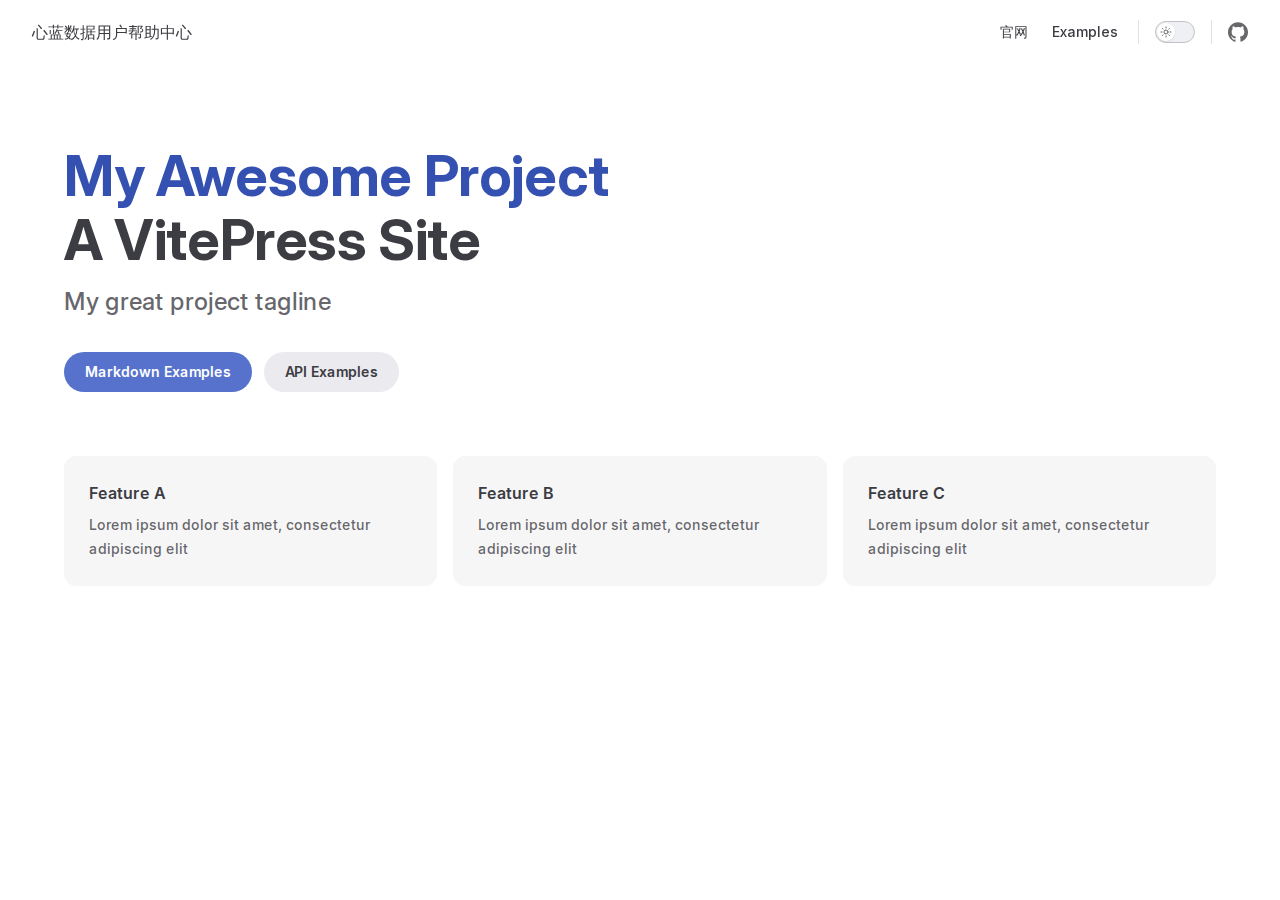
<file: index.html>
<!DOCTYPE html>
<html lang="en-US" dir="ltr">
  <head>
    <meta charset="utf-8">
    <meta name="viewport" content="width=device-width,initial-scale=1">
    <title>心蓝数据用户帮助中心</title>
    <meta name="description" content="心蓝软件使用过程中遇到到问题，都可以到这里来找到答案...">
    <meta name="generator" content="VitePress v1.3.3">
    <link rel="preload stylesheet" href="/assets/style.B7C2H_ZE.css" as="style">
    
    <script type="module" src="/assets/app.BkvS54F_.js"></script>
    <link rel="preload" href="/assets/inter-roman-latin.Di8DUHzh.woff2" as="font" type="font/woff2" crossorigin="">
    <link rel="modulepreload" href="/assets/chunks/theme.C57UddgY.js">
    <link rel="modulepreload" href="/assets/chunks/framework.CU-ERgpV.js">
    <link rel="modulepreload" href="/assets/index.md.gv2h7_tx.lean.js">
    <script id="check-dark-mode">(()=>{const e=localStorage.getItem("vitepress-theme-appearance")||"auto",a=window.matchMedia("(prefers-color-scheme: dark)").matches;(!e||e==="auto"?a:e==="dark")&&document.documentElement.classList.add("dark")})();</script>
    <script id="check-mac-os">document.documentElement.classList.toggle("mac",/Mac|iPhone|iPod|iPad/i.test(navigator.platform));</script>
  </head>
  <body>
    <div id="app"><div class="Layout" data-v-d8b57b2d><!--[--><!--]--><!--[--><span tabindex="-1" data-v-c8291ffa></span><a href="#VPContent" class="VPSkipLink visually-hidden" data-v-c8291ffa> Skip to content </a><!--]--><!----><header class="VPNav" data-v-d8b57b2d data-v-7ad780c2><div class="VPNavBar home top" data-v-7ad780c2 data-v-9fd4d1dd><div class="wrapper" data-v-9fd4d1dd><div class="container" data-v-9fd4d1dd><div class="title" data-v-9fd4d1dd><div class="VPNavBarTitle" data-v-9fd4d1dd data-v-0ad69264><a class="title" href="/" data-v-0ad69264><!--[--><!--]--><!----><span data-v-0ad69264>心蓝数据用户帮助中心</span><!--[--><!--]--></a></div></div><div class="content" data-v-9fd4d1dd><div class="content-body" data-v-9fd4d1dd><!--[--><!--]--><div class="VPNavBarSearch search" data-v-9fd4d1dd><!----></div><nav aria-labelledby="main-nav-aria-label" class="VPNavBarMenu menu" data-v-9fd4d1dd data-v-afb2845e><span id="main-nav-aria-label" class="visually-hidden" data-v-afb2845e> Main Navigation </span><!--[--><!--[--><a class="VPLink link VPNavBarMenuLink" href="https：//www.bhdata.com/" tabindex="0" data-v-afb2845e data-v-08fbf4b6><!--[--><span data-v-08fbf4b6>官网</span><!--]--></a><!--]--><!--[--><a class="VPLink link VPNavBarMenuLink" href="/markdown-examples.html" tabindex="0" data-v-afb2845e data-v-08fbf4b6><!--[--><span data-v-08fbf4b6>Examples</span><!--]--></a><!--]--><!--]--></nav><!----><div class="VPNavBarAppearance appearance" data-v-9fd4d1dd data-v-3f90c1a5><button class="VPSwitch VPSwitchAppearance" type="button" role="switch" title="Switch to dark theme" aria-checked="false" data-v-3f90c1a5 data-v-be9742d9 data-v-b4ccac88><span class="check" data-v-b4ccac88><span class="icon" data-v-b4ccac88><!--[--><span class="vpi-sun sun" data-v-be9742d9></span><span class="vpi-moon moon" data-v-be9742d9></span><!--]--></span></span></button></div><div class="VPSocialLinks VPNavBarSocialLinks social-links" data-v-9fd4d1dd data-v-ef6192dc data-v-e71e869c><!--[--><a class="VPSocialLink no-icon" href="https://github.com/vuejs/vitepress" aria-label="github" target="_blank" rel="noopener" data-v-e71e869c data-v-358b6670><span class="vpi-social-github" /></a><!--]--></div><div class="VPFlyout VPNavBarExtra extra" data-v-9fd4d1dd data-v-f953d92f data-v-af5898d3><button type="button" class="button" aria-haspopup="true" aria-expanded="false" aria-label="extra navigation" data-v-af5898d3><span class="vpi-more-horizontal icon" data-v-af5898d3></span></button><div class="menu" data-v-af5898d3><div class="VPMenu" data-v-af5898d3 data-v-20ed86d6><!----><!--[--><!--[--><!----><div class="group" data-v-f953d92f><div class="item appearance" data-v-f953d92f><p class="label" data-v-f953d92f>Appearance</p><div class="appearance-action" data-v-f953d92f><button class="VPSwitch VPSwitchAppearance" type="button" role="switch" title="Switch to dark theme" aria-checked="false" data-v-f953d92f data-v-be9742d9 data-v-b4ccac88><span class="check" data-v-b4ccac88><span class="icon" data-v-b4ccac88><!--[--><span class="vpi-sun sun" data-v-be9742d9></span><span class="vpi-moon moon" data-v-be9742d9></span><!--]--></span></span></button></div></div></div><div class="group" data-v-f953d92f><div class="item social-links" data-v-f953d92f><div class="VPSocialLinks social-links-list" data-v-f953d92f data-v-e71e869c><!--[--><a class="VPSocialLink no-icon" href="https://github.com/vuejs/vitepress" aria-label="github" target="_blank" rel="noopener" data-v-e71e869c data-v-358b6670><span class="vpi-social-github" /></a><!--]--></div></div></div><!--]--><!--]--></div></div></div><!--[--><!--]--><button type="button" class="VPNavBarHamburger hamburger" aria-label="mobile navigation" aria-expanded="false" aria-controls="VPNavScreen" data-v-9fd4d1dd data-v-6bee1efd><span class="container" data-v-6bee1efd><span class="top" data-v-6bee1efd></span><span class="middle" data-v-6bee1efd></span><span class="bottom" data-v-6bee1efd></span></span></button></div></div></div></div><div class="divider" data-v-9fd4d1dd><div class="divider-line" data-v-9fd4d1dd></div></div></div><!----></header><!----><!----><div class="VPContent is-home" id="VPContent" data-v-d8b57b2d data-v-9a6c75ad><div class="VPHome" data-v-9a6c75ad data-v-07b1ad08><!--[--><!--]--><div class="VPHero VPHomeHero" data-v-07b1ad08 data-v-b10c5094><div class="container" data-v-b10c5094><div class="main" data-v-b10c5094><!--[--><!--]--><!--[--><h1 class="name" data-v-b10c5094><span class="clip" data-v-b10c5094>My Awesome Project</span></h1><p class="text" data-v-b10c5094>A VitePress Site</p><p class="tagline" data-v-b10c5094>My great project tagline</p><!--]--><!--[--><!--]--><div class="actions" data-v-b10c5094><!--[--><div class="action" data-v-b10c5094><a class="VPButton medium brand" href="/markdown-examples.html" data-v-b10c5094 data-v-c9cf0e3c>Markdown Examples</a></div><div class="action" data-v-b10c5094><a class="VPButton medium alt" href="/api-examples.html" data-v-b10c5094 data-v-c9cf0e3c>API Examples</a></div><!--]--></div><!--[--><!--]--></div><!----></div></div><!--[--><!--]--><!--[--><!--]--><div class="VPFeatures VPHomeFeatures" data-v-07b1ad08 data-v-b1eea84a><div class="container" data-v-b1eea84a><div class="items" data-v-b1eea84a><!--[--><div class="grid-3 item" data-v-b1eea84a><div class="VPLink no-icon VPFeature" data-v-b1eea84a data-v-bd37d1a2><!--[--><article class="box" data-v-bd37d1a2><!----><h2 class="title" data-v-bd37d1a2>Feature A</h2><p class="details" data-v-bd37d1a2>Lorem ipsum dolor sit amet, consectetur adipiscing elit</p><!----></article><!--]--></div></div><div class="grid-3 item" data-v-b1eea84a><div class="VPLink no-icon VPFeature" data-v-b1eea84a data-v-bd37d1a2><!--[--><article class="box" data-v-bd37d1a2><!----><h2 class="title" data-v-bd37d1a2>Feature B</h2><p class="details" data-v-bd37d1a2>Lorem ipsum dolor sit amet, consectetur adipiscing elit</p><!----></article><!--]--></div></div><div class="grid-3 item" data-v-b1eea84a><div class="VPLink no-icon VPFeature" data-v-b1eea84a data-v-bd37d1a2><!--[--><article class="box" data-v-bd37d1a2><!----><h2 class="title" data-v-bd37d1a2>Feature C</h2><p class="details" data-v-bd37d1a2>Lorem ipsum dolor sit amet, consectetur adipiscing elit</p><!----></article><!--]--></div></div><!--]--></div></div></div><!--[--><!--]--><div class="vp-doc container" style="" data-v-07b1ad08 data-v-c141a4bd><!--[--><div style="position:relative;" data-v-07b1ad08><div></div></div><!--]--></div></div></div><!----><!--[--><!--]--></div></div>
    <script>window.__VP_HASH_MAP__=JSON.parse("{\"api-examples.md\":\"u5_28Ed7\",\"index.md\":\"gv2h7_tx\",\"markdown-examples.md\":\"QaE62VLX\",\"mytest.md\":\"DvQDyQs9\"}");window.__VP_SITE_DATA__=JSON.parse("{\"lang\":\"en-US\",\"dir\":\"ltr\",\"title\":\"心蓝数据用户帮助中心\",\"description\":\"心蓝软件使用过程中遇到到问题，都可以到这里来找到答案...\",\"base\":\"/\",\"head\":[],\"router\":{\"prefetchLinks\":true},\"appearance\":true,\"themeConfig\":{\"nav\":[{\"text\":\"官网\",\"link\":\"https：//www.bhdata.com/\"},{\"text\":\"Examples\",\"link\":\"/markdown-examples\"}],\"sidebar\":[{\"text\":\"Examples\",\"items\":[{\"text\":\"Markdown Examples\",\"link\":\"/markdown-examples\"},{\"text\":\"Runtime API Examples\",\"link\":\"/api-examples\"},{\"text\":\"mytest\",\"link\":\"/mytest\"}]}],\"socialLinks\":[{\"icon\":\"github\",\"link\":\"https://github.com/vuejs/vitepress\"}]},\"locales\":{},\"scrollOffset\":134,\"cleanUrls\":false}");</script>
    
  </body>
</html>
</file>
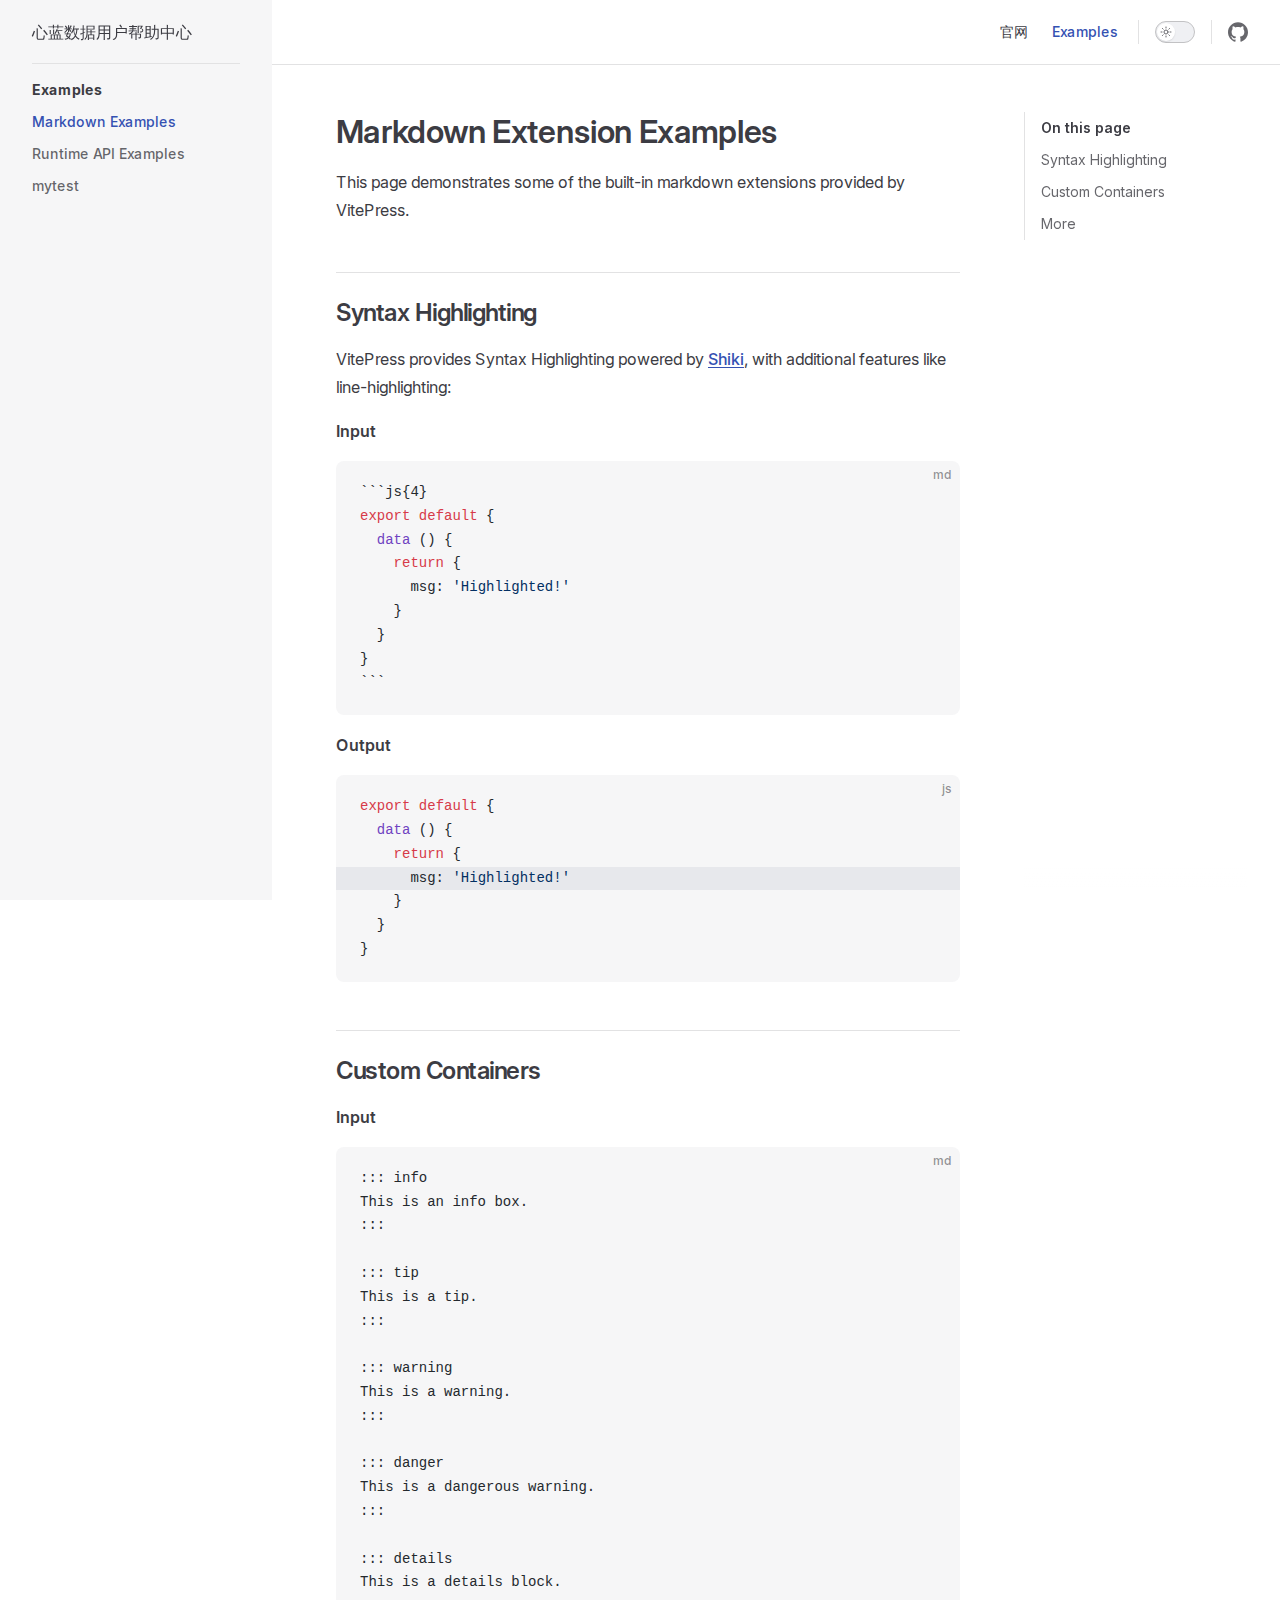
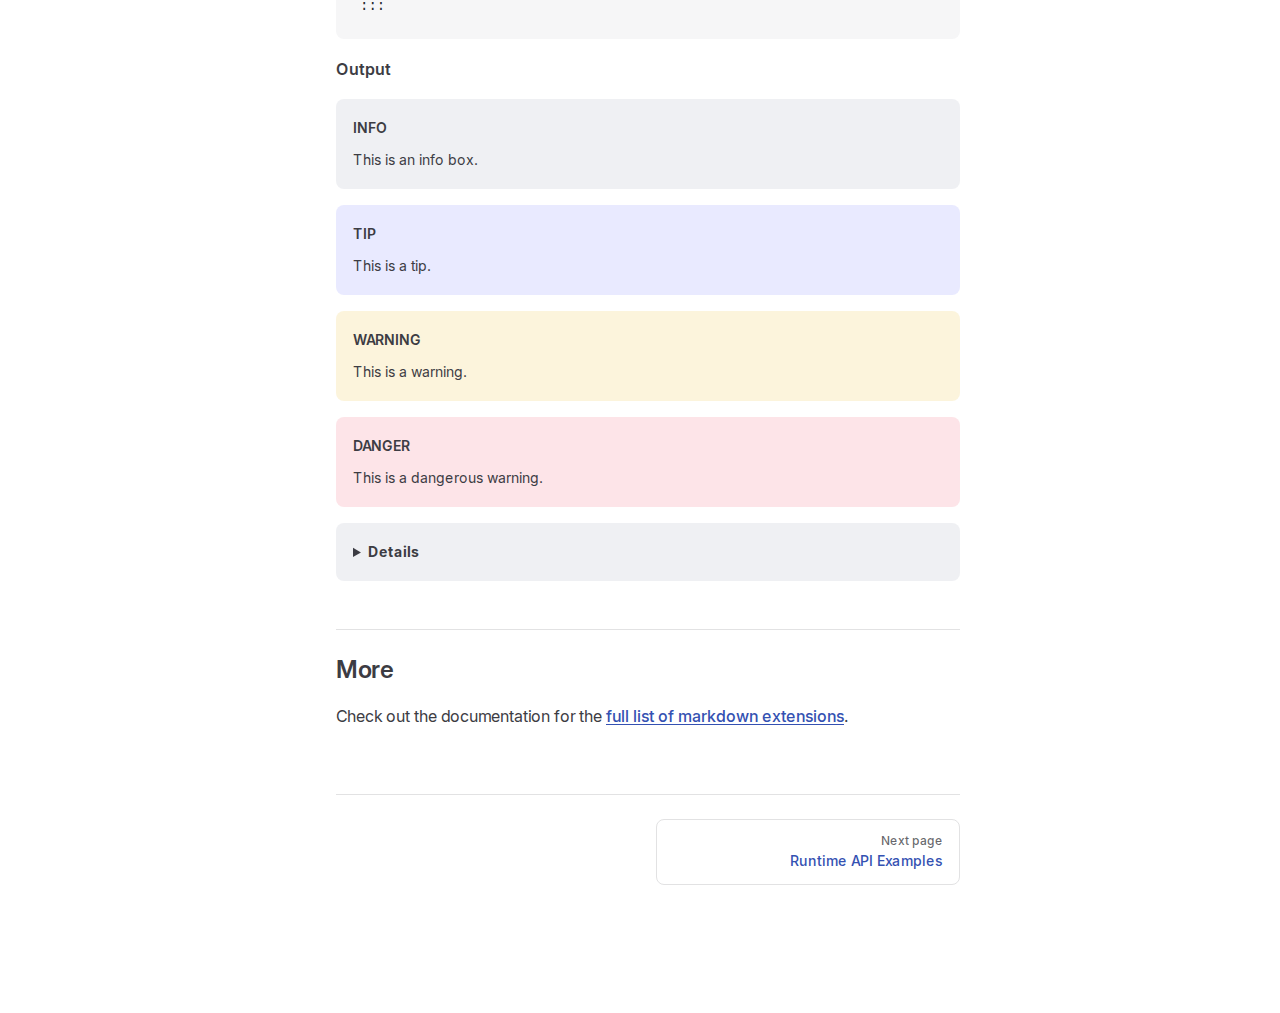
<file: markdown-examples.html>
<!DOCTYPE html>
<html lang="en-US" dir="ltr">
  <head>
    <meta charset="utf-8">
    <meta name="viewport" content="width=device-width,initial-scale=1">
    <title>Markdown Extension Examples | 心蓝数据用户帮助中心</title>
    <meta name="description" content="心蓝软件使用过程中遇到到问题，都可以到这里来找到答案...">
    <meta name="generator" content="VitePress v1.3.3">
    <link rel="preload stylesheet" href="/assets/style.B7C2H_ZE.css" as="style">
    
    <script type="module" src="/assets/app.BkvS54F_.js"></script>
    <link rel="preload" href="/assets/inter-roman-latin.Di8DUHzh.woff2" as="font" type="font/woff2" crossorigin="">
    <link rel="modulepreload" href="/assets/chunks/theme.C57UddgY.js">
    <link rel="modulepreload" href="/assets/chunks/framework.CU-ERgpV.js">
    <link rel="modulepreload" href="/assets/markdown-examples.md.QaE62VLX.lean.js">
    <script id="check-dark-mode">(()=>{const e=localStorage.getItem("vitepress-theme-appearance")||"auto",a=window.matchMedia("(prefers-color-scheme: dark)").matches;(!e||e==="auto"?a:e==="dark")&&document.documentElement.classList.add("dark")})();</script>
    <script id="check-mac-os">document.documentElement.classList.toggle("mac",/Mac|iPhone|iPod|iPad/i.test(navigator.platform));</script>
  </head>
  <body>
    <div id="app"><div class="Layout" data-v-d8b57b2d><!--[--><!--]--><!--[--><span tabindex="-1" data-v-c8291ffa></span><a href="#VPContent" class="VPSkipLink visually-hidden" data-v-c8291ffa> Skip to content </a><!--]--><!----><header class="VPNav" data-v-d8b57b2d data-v-7ad780c2><div class="VPNavBar has-sidebar top" data-v-7ad780c2 data-v-9fd4d1dd><div class="wrapper" data-v-9fd4d1dd><div class="container" data-v-9fd4d1dd><div class="title" data-v-9fd4d1dd><div class="VPNavBarTitle has-sidebar" data-v-9fd4d1dd data-v-0ad69264><a class="title" href="/" data-v-0ad69264><!--[--><!--]--><!----><span data-v-0ad69264>心蓝数据用户帮助中心</span><!--[--><!--]--></a></div></div><div class="content" data-v-9fd4d1dd><div class="content-body" data-v-9fd4d1dd><!--[--><!--]--><div class="VPNavBarSearch search" data-v-9fd4d1dd><!----></div><nav aria-labelledby="main-nav-aria-label" class="VPNavBarMenu menu" data-v-9fd4d1dd data-v-afb2845e><span id="main-nav-aria-label" class="visually-hidden" data-v-afb2845e> Main Navigation </span><!--[--><!--[--><a class="VPLink link VPNavBarMenuLink" href="https：//www.bhdata.com/" tabindex="0" data-v-afb2845e data-v-08fbf4b6><!--[--><span data-v-08fbf4b6>官网</span><!--]--></a><!--]--><!--[--><a class="VPLink link VPNavBarMenuLink active" href="/markdown-examples.html" tabindex="0" data-v-afb2845e data-v-08fbf4b6><!--[--><span data-v-08fbf4b6>Examples</span><!--]--></a><!--]--><!--]--></nav><!----><div class="VPNavBarAppearance appearance" data-v-9fd4d1dd data-v-3f90c1a5><button class="VPSwitch VPSwitchAppearance" type="button" role="switch" title="Switch to dark theme" aria-checked="false" data-v-3f90c1a5 data-v-be9742d9 data-v-b4ccac88><span class="check" data-v-b4ccac88><span class="icon" data-v-b4ccac88><!--[--><span class="vpi-sun sun" data-v-be9742d9></span><span class="vpi-moon moon" data-v-be9742d9></span><!--]--></span></span></button></div><div class="VPSocialLinks VPNavBarSocialLinks social-links" data-v-9fd4d1dd data-v-ef6192dc data-v-e71e869c><!--[--><a class="VPSocialLink no-icon" href="https://github.com/vuejs/vitepress" aria-label="github" target="_blank" rel="noopener" data-v-e71e869c data-v-358b6670><span class="vpi-social-github" /></a><!--]--></div><div class="VPFlyout VPNavBarExtra extra" data-v-9fd4d1dd data-v-f953d92f data-v-af5898d3><button type="button" class="button" aria-haspopup="true" aria-expanded="false" aria-label="extra navigation" data-v-af5898d3><span class="vpi-more-horizontal icon" data-v-af5898d3></span></button><div class="menu" data-v-af5898d3><div class="VPMenu" data-v-af5898d3 data-v-20ed86d6><!----><!--[--><!--[--><!----><div class="group" data-v-f953d92f><div class="item appearance" data-v-f953d92f><p class="label" data-v-f953d92f>Appearance</p><div class="appearance-action" data-v-f953d92f><button class="VPSwitch VPSwitchAppearance" type="button" role="switch" title="Switch to dark theme" aria-checked="false" data-v-f953d92f data-v-be9742d9 data-v-b4ccac88><span class="check" data-v-b4ccac88><span class="icon" data-v-b4ccac88><!--[--><span class="vpi-sun sun" data-v-be9742d9></span><span class="vpi-moon moon" data-v-be9742d9></span><!--]--></span></span></button></div></div></div><div class="group" data-v-f953d92f><div class="item social-links" data-v-f953d92f><div class="VPSocialLinks social-links-list" data-v-f953d92f data-v-e71e869c><!--[--><a class="VPSocialLink no-icon" href="https://github.com/vuejs/vitepress" aria-label="github" target="_blank" rel="noopener" data-v-e71e869c data-v-358b6670><span class="vpi-social-github" /></a><!--]--></div></div></div><!--]--><!--]--></div></div></div><!--[--><!--]--><button type="button" class="VPNavBarHamburger hamburger" aria-label="mobile navigation" aria-expanded="false" aria-controls="VPNavScreen" data-v-9fd4d1dd data-v-6bee1efd><span class="container" data-v-6bee1efd><span class="top" data-v-6bee1efd></span><span class="middle" data-v-6bee1efd></span><span class="bottom" data-v-6bee1efd></span></span></button></div></div></div></div><div class="divider" data-v-9fd4d1dd><div class="divider-line" data-v-9fd4d1dd></div></div></div><!----></header><div class="VPLocalNav has-sidebar empty" data-v-d8b57b2d data-v-2488c25a><div class="container" data-v-2488c25a><button class="menu" aria-expanded="false" aria-controls="VPSidebarNav" data-v-2488c25a><span class="vpi-align-left menu-icon" data-v-2488c25a></span><span class="menu-text" data-v-2488c25a>Menu</span></button><div class="VPLocalNavOutlineDropdown" style="--vp-vh:0px;" data-v-2488c25a data-v-883964e0><button data-v-883964e0>Return to top</button><!----></div></div></div><aside class="VPSidebar" data-v-d8b57b2d data-v-42c4c606><div class="curtain" data-v-42c4c606></div><nav class="nav" id="VPSidebarNav" aria-labelledby="sidebar-aria-label" tabindex="-1" data-v-42c4c606><span class="visually-hidden" id="sidebar-aria-label" data-v-42c4c606> Sidebar Navigation </span><!--[--><!--]--><!--[--><div class="no-transition group" data-v-51288d80><section class="VPSidebarItem level-0 has-active" data-v-51288d80 data-v-edd2eed8><div class="item" role="button" tabindex="0" data-v-edd2eed8><div class="indicator" data-v-edd2eed8></div><h2 class="text" data-v-edd2eed8>Examples</h2><!----></div><div class="items" data-v-edd2eed8><!--[--><div class="VPSidebarItem level-1 is-link" data-v-edd2eed8 data-v-edd2eed8><div class="item" data-v-edd2eed8><div class="indicator" data-v-edd2eed8></div><a class="VPLink link link" href="/markdown-examples.html" data-v-edd2eed8><!--[--><p class="text" data-v-edd2eed8>Markdown Examples</p><!--]--></a><!----></div><!----></div><div class="VPSidebarItem level-1 is-link" data-v-edd2eed8 data-v-edd2eed8><div class="item" data-v-edd2eed8><div class="indicator" data-v-edd2eed8></div><a class="VPLink link link" href="/api-examples.html" data-v-edd2eed8><!--[--><p class="text" data-v-edd2eed8>Runtime API Examples</p><!--]--></a><!----></div><!----></div><div class="VPSidebarItem level-1 is-link" data-v-edd2eed8 data-v-edd2eed8><div class="item" data-v-edd2eed8><div class="indicator" data-v-edd2eed8></div><a class="VPLink link link" href="/mytest.html" data-v-edd2eed8><!--[--><p class="text" data-v-edd2eed8>mytest</p><!--]--></a><!----></div><!----></div><!--]--></div></section></div><!--]--><!--[--><!--]--></nav></aside><div class="VPContent has-sidebar" id="VPContent" data-v-d8b57b2d data-v-9a6c75ad><div class="VPDoc has-sidebar has-aside" data-v-9a6c75ad data-v-e6f2a212><!--[--><!--]--><div class="container" data-v-e6f2a212><div class="aside" data-v-e6f2a212><div class="aside-curtain" data-v-e6f2a212></div><div class="aside-container" data-v-e6f2a212><div class="aside-content" data-v-e6f2a212><div class="VPDocAside" data-v-e6f2a212 data-v-cb998dce><!--[--><!--]--><!--[--><!--]--><nav aria-labelledby="doc-outline-aria-label" class="VPDocAsideOutline" data-v-cb998dce data-v-f610f197><div class="content" data-v-f610f197><div class="outline-marker" data-v-f610f197></div><div aria-level="2" class="outline-title" id="doc-outline-aria-label" role="heading" data-v-f610f197>On this page</div><ul class="VPDocOutlineItem root" data-v-f610f197 data-v-53c99d69><!--[--><!--]--></ul></div></nav><!--[--><!--]--><div class="spacer" data-v-cb998dce></div><!--[--><!--]--><!----><!--[--><!--]--><!--[--><!--]--></div></div></div></div><div class="content" data-v-e6f2a212><div class="content-container" data-v-e6f2a212><!--[--><!--]--><main class="main" data-v-e6f2a212><div style="position:relative;" class="vp-doc _markdown-examples" data-v-e6f2a212><div><h1 id="markdown-extension-examples" tabindex="-1">Markdown Extension Examples <a class="header-anchor" href="#markdown-extension-examples" aria-label="Permalink to &quot;Markdown Extension Examples&quot;">​</a></h1><p>This page demonstrates some of the built-in markdown extensions provided by VitePress.</p><h2 id="syntax-highlighting" tabindex="-1">Syntax Highlighting <a class="header-anchor" href="#syntax-highlighting" aria-label="Permalink to &quot;Syntax Highlighting&quot;">​</a></h2><p>VitePress provides Syntax Highlighting powered by <a href="https://github.com/shikijs/shiki" target="_blank" rel="noreferrer">Shiki</a>, with additional features like line-highlighting:</p><p><strong>Input</strong></p><div class="language-md vp-adaptive-theme"><button title="Copy Code" class="copy"></button><span class="lang">md</span><pre class="shiki shiki-themes github-light github-dark vp-code" tabindex="0"><code><span class="line"><span style="--shiki-light:#24292E;--shiki-dark:#E1E4E8;">```js{4}</span></span>
<span class="line"><span style="--shiki-light:#D73A49;--shiki-dark:#F97583;">export</span><span style="--shiki-light:#D73A49;--shiki-dark:#F97583;"> default</span><span style="--shiki-light:#24292E;--shiki-dark:#E1E4E8;"> {</span></span>
<span class="line"><span style="--shiki-light:#6F42C1;--shiki-dark:#B392F0;">  data</span><span style="--shiki-light:#24292E;--shiki-dark:#E1E4E8;"> () {</span></span>
<span class="line"><span style="--shiki-light:#D73A49;--shiki-dark:#F97583;">    return</span><span style="--shiki-light:#24292E;--shiki-dark:#E1E4E8;"> {</span></span>
<span class="line"><span style="--shiki-light:#24292E;--shiki-dark:#E1E4E8;">      msg: </span><span style="--shiki-light:#032F62;--shiki-dark:#9ECBFF;">&#39;Highlighted!&#39;</span></span>
<span class="line"><span style="--shiki-light:#24292E;--shiki-dark:#E1E4E8;">    }</span></span>
<span class="line"><span style="--shiki-light:#24292E;--shiki-dark:#E1E4E8;">  }</span></span>
<span class="line"><span style="--shiki-light:#24292E;--shiki-dark:#E1E4E8;">}</span></span>
<span class="line"><span style="--shiki-light:#24292E;--shiki-dark:#E1E4E8;">```</span></span></code></pre></div><p><strong>Output</strong></p><div class="language-js vp-adaptive-theme"><button title="Copy Code" class="copy"></button><span class="lang">js</span><pre class="shiki shiki-themes github-light github-dark vp-code" tabindex="0"><code><span class="line"><span style="--shiki-light:#D73A49;--shiki-dark:#F97583;">export</span><span style="--shiki-light:#D73A49;--shiki-dark:#F97583;"> default</span><span style="--shiki-light:#24292E;--shiki-dark:#E1E4E8;"> {</span></span>
<span class="line"><span style="--shiki-light:#6F42C1;--shiki-dark:#B392F0;">  data</span><span style="--shiki-light:#24292E;--shiki-dark:#E1E4E8;"> () {</span></span>
<span class="line"><span style="--shiki-light:#D73A49;--shiki-dark:#F97583;">    return</span><span style="--shiki-light:#24292E;--shiki-dark:#E1E4E8;"> {</span></span>
<span class="line highlighted"><span style="--shiki-light:#24292E;--shiki-dark:#E1E4E8;">      msg: </span><span style="--shiki-light:#032F62;--shiki-dark:#9ECBFF;">&#39;Highlighted!&#39;</span></span>
<span class="line"><span style="--shiki-light:#24292E;--shiki-dark:#E1E4E8;">    }</span></span>
<span class="line"><span style="--shiki-light:#24292E;--shiki-dark:#E1E4E8;">  }</span></span>
<span class="line"><span style="--shiki-light:#24292E;--shiki-dark:#E1E4E8;">}</span></span></code></pre></div><h2 id="custom-containers" tabindex="-1">Custom Containers <a class="header-anchor" href="#custom-containers" aria-label="Permalink to &quot;Custom Containers&quot;">​</a></h2><p><strong>Input</strong></p><div class="language-md vp-adaptive-theme"><button title="Copy Code" class="copy"></button><span class="lang">md</span><pre class="shiki shiki-themes github-light github-dark vp-code" tabindex="0"><code><span class="line"><span style="--shiki-light:#24292E;--shiki-dark:#E1E4E8;">::: info</span></span>
<span class="line"><span style="--shiki-light:#24292E;--shiki-dark:#E1E4E8;">This is an info box.</span></span>
<span class="line"><span style="--shiki-light:#24292E;--shiki-dark:#E1E4E8;">:::</span></span>
<span class="line"></span>
<span class="line"><span style="--shiki-light:#24292E;--shiki-dark:#E1E4E8;">::: tip</span></span>
<span class="line"><span style="--shiki-light:#24292E;--shiki-dark:#E1E4E8;">This is a tip.</span></span>
<span class="line"><span style="--shiki-light:#24292E;--shiki-dark:#E1E4E8;">:::</span></span>
<span class="line"></span>
<span class="line"><span style="--shiki-light:#24292E;--shiki-dark:#E1E4E8;">::: warning</span></span>
<span class="line"><span style="--shiki-light:#24292E;--shiki-dark:#E1E4E8;">This is a warning.</span></span>
<span class="line"><span style="--shiki-light:#24292E;--shiki-dark:#E1E4E8;">:::</span></span>
<span class="line"></span>
<span class="line"><span style="--shiki-light:#24292E;--shiki-dark:#E1E4E8;">::: danger</span></span>
<span class="line"><span style="--shiki-light:#24292E;--shiki-dark:#E1E4E8;">This is a dangerous warning.</span></span>
<span class="line"><span style="--shiki-light:#24292E;--shiki-dark:#E1E4E8;">:::</span></span>
<span class="line"></span>
<span class="line"><span style="--shiki-light:#24292E;--shiki-dark:#E1E4E8;">::: details</span></span>
<span class="line"><span style="--shiki-light:#24292E;--shiki-dark:#E1E4E8;">This is a details block.</span></span>
<span class="line"><span style="--shiki-light:#24292E;--shiki-dark:#E1E4E8;">:::</span></span></code></pre></div><p><strong>Output</strong></p><div class="info custom-block"><p class="custom-block-title">INFO</p><p>This is an info box.</p></div><div class="tip custom-block"><p class="custom-block-title">TIP</p><p>This is a tip.</p></div><div class="warning custom-block"><p class="custom-block-title">WARNING</p><p>This is a warning.</p></div><div class="danger custom-block"><p class="custom-block-title">DANGER</p><p>This is a dangerous warning.</p></div><details class="details custom-block"><summary>Details</summary><p>This is a details block.</p></details><h2 id="more" tabindex="-1">More <a class="header-anchor" href="#more" aria-label="Permalink to &quot;More&quot;">​</a></h2><p>Check out the documentation for the <a href="https://vitepress.dev/guide/markdown" target="_blank" rel="noreferrer">full list of markdown extensions</a>.</p></div></div></main><footer class="VPDocFooter" data-v-e6f2a212 data-v-1bcd8184><!--[--><!--]--><!----><nav class="prev-next" aria-labelledby="doc-footer-aria-label" data-v-1bcd8184><span class="visually-hidden" id="doc-footer-aria-label" data-v-1bcd8184>Pager</span><div class="pager" data-v-1bcd8184><!----></div><div class="pager" data-v-1bcd8184><a class="VPLink link pager-link next" href="/api-examples.html" data-v-1bcd8184><!--[--><span class="desc" data-v-1bcd8184>Next page</span><span class="title" data-v-1bcd8184>Runtime API Examples</span><!--]--></a></div></nav></footer><!--[--><!--]--></div></div></div><!--[--><!--]--></div></div><!----><!--[--><!--]--></div></div>
    <script>window.__VP_HASH_MAP__=JSON.parse("{\"api-examples.md\":\"u5_28Ed7\",\"index.md\":\"gv2h7_tx\",\"markdown-examples.md\":\"QaE62VLX\",\"mytest.md\":\"DvQDyQs9\"}");window.__VP_SITE_DATA__=JSON.parse("{\"lang\":\"en-US\",\"dir\":\"ltr\",\"title\":\"心蓝数据用户帮助中心\",\"description\":\"心蓝软件使用过程中遇到到问题，都可以到这里来找到答案...\",\"base\":\"/\",\"head\":[],\"router\":{\"prefetchLinks\":true},\"appearance\":true,\"themeConfig\":{\"nav\":[{\"text\":\"官网\",\"link\":\"https：//www.bhdata.com/\"},{\"text\":\"Examples\",\"link\":\"/markdown-examples\"}],\"sidebar\":[{\"text\":\"Examples\",\"items\":[{\"text\":\"Markdown Examples\",\"link\":\"/markdown-examples\"},{\"text\":\"Runtime API Examples\",\"link\":\"/api-examples\"},{\"text\":\"mytest\",\"link\":\"/mytest\"}]}],\"socialLinks\":[{\"icon\":\"github\",\"link\":\"https://github.com/vuejs/vitepress\"}]},\"locales\":{},\"scrollOffset\":134,\"cleanUrls\":false}");</script>
    
  </body>
</html>
</file>
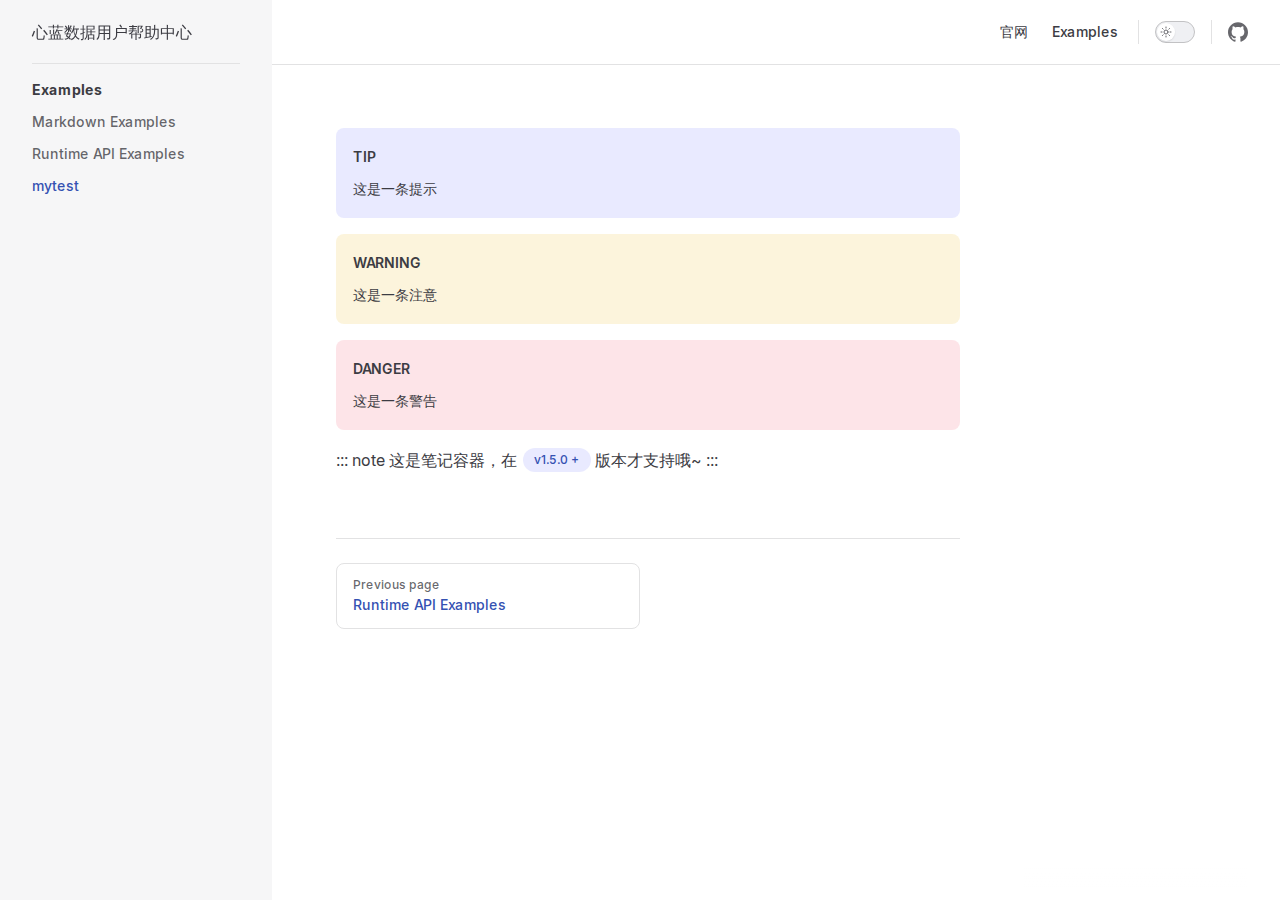
<file: mytest.html>
<!DOCTYPE html>
<html lang="en-US" dir="ltr">
  <head>
    <meta charset="utf-8">
    <meta name="viewport" content="width=device-width,initial-scale=1">
    <title>心蓝数据用户帮助中心</title>
    <meta name="description" content="心蓝软件使用过程中遇到到问题，都可以到这里来找到答案...">
    <meta name="generator" content="VitePress v1.3.3">
    <link rel="preload stylesheet" href="/assets/style.B7C2H_ZE.css" as="style">
    
    <script type="module" src="/assets/app.BkvS54F_.js"></script>
    <link rel="preload" href="/assets/inter-roman-latin.Di8DUHzh.woff2" as="font" type="font/woff2" crossorigin="">
    <link rel="modulepreload" href="/assets/chunks/theme.C57UddgY.js">
    <link rel="modulepreload" href="/assets/chunks/framework.CU-ERgpV.js">
    <link rel="modulepreload" href="/assets/mytest.md.DvQDyQs9.lean.js">
    <script id="check-dark-mode">(()=>{const e=localStorage.getItem("vitepress-theme-appearance")||"auto",a=window.matchMedia("(prefers-color-scheme: dark)").matches;(!e||e==="auto"?a:e==="dark")&&document.documentElement.classList.add("dark")})();</script>
    <script id="check-mac-os">document.documentElement.classList.toggle("mac",/Mac|iPhone|iPod|iPad/i.test(navigator.platform));</script>
  </head>
  <body>
    <div id="app"><div class="Layout" data-v-d8b57b2d><!--[--><!--]--><!--[--><span tabindex="-1" data-v-c8291ffa></span><a href="#VPContent" class="VPSkipLink visually-hidden" data-v-c8291ffa> Skip to content </a><!--]--><!----><header class="VPNav" data-v-d8b57b2d data-v-7ad780c2><div class="VPNavBar has-sidebar top" data-v-7ad780c2 data-v-9fd4d1dd><div class="wrapper" data-v-9fd4d1dd><div class="container" data-v-9fd4d1dd><div class="title" data-v-9fd4d1dd><div class="VPNavBarTitle has-sidebar" data-v-9fd4d1dd data-v-0ad69264><a class="title" href="/" data-v-0ad69264><!--[--><!--]--><!----><span data-v-0ad69264>心蓝数据用户帮助中心</span><!--[--><!--]--></a></div></div><div class="content" data-v-9fd4d1dd><div class="content-body" data-v-9fd4d1dd><!--[--><!--]--><div class="VPNavBarSearch search" data-v-9fd4d1dd><!----></div><nav aria-labelledby="main-nav-aria-label" class="VPNavBarMenu menu" data-v-9fd4d1dd data-v-afb2845e><span id="main-nav-aria-label" class="visually-hidden" data-v-afb2845e> Main Navigation </span><!--[--><!--[--><a class="VPLink link VPNavBarMenuLink" href="https：//www.bhdata.com/" tabindex="0" data-v-afb2845e data-v-08fbf4b6><!--[--><span data-v-08fbf4b6>官网</span><!--]--></a><!--]--><!--[--><a class="VPLink link VPNavBarMenuLink" href="/markdown-examples.html" tabindex="0" data-v-afb2845e data-v-08fbf4b6><!--[--><span data-v-08fbf4b6>Examples</span><!--]--></a><!--]--><!--]--></nav><!----><div class="VPNavBarAppearance appearance" data-v-9fd4d1dd data-v-3f90c1a5><button class="VPSwitch VPSwitchAppearance" type="button" role="switch" title="Switch to dark theme" aria-checked="false" data-v-3f90c1a5 data-v-be9742d9 data-v-b4ccac88><span class="check" data-v-b4ccac88><span class="icon" data-v-b4ccac88><!--[--><span class="vpi-sun sun" data-v-be9742d9></span><span class="vpi-moon moon" data-v-be9742d9></span><!--]--></span></span></button></div><div class="VPSocialLinks VPNavBarSocialLinks social-links" data-v-9fd4d1dd data-v-ef6192dc data-v-e71e869c><!--[--><a class="VPSocialLink no-icon" href="https://github.com/vuejs/vitepress" aria-label="github" target="_blank" rel="noopener" data-v-e71e869c data-v-358b6670><span class="vpi-social-github" /></a><!--]--></div><div class="VPFlyout VPNavBarExtra extra" data-v-9fd4d1dd data-v-f953d92f data-v-af5898d3><button type="button" class="button" aria-haspopup="true" aria-expanded="false" aria-label="extra navigation" data-v-af5898d3><span class="vpi-more-horizontal icon" data-v-af5898d3></span></button><div class="menu" data-v-af5898d3><div class="VPMenu" data-v-af5898d3 data-v-20ed86d6><!----><!--[--><!--[--><!----><div class="group" data-v-f953d92f><div class="item appearance" data-v-f953d92f><p class="label" data-v-f953d92f>Appearance</p><div class="appearance-action" data-v-f953d92f><button class="VPSwitch VPSwitchAppearance" type="button" role="switch" title="Switch to dark theme" aria-checked="false" data-v-f953d92f data-v-be9742d9 data-v-b4ccac88><span class="check" data-v-b4ccac88><span class="icon" data-v-b4ccac88><!--[--><span class="vpi-sun sun" data-v-be9742d9></span><span class="vpi-moon moon" data-v-be9742d9></span><!--]--></span></span></button></div></div></div><div class="group" data-v-f953d92f><div class="item social-links" data-v-f953d92f><div class="VPSocialLinks social-links-list" data-v-f953d92f data-v-e71e869c><!--[--><a class="VPSocialLink no-icon" href="https://github.com/vuejs/vitepress" aria-label="github" target="_blank" rel="noopener" data-v-e71e869c data-v-358b6670><span class="vpi-social-github" /></a><!--]--></div></div></div><!--]--><!--]--></div></div></div><!--[--><!--]--><button type="button" class="VPNavBarHamburger hamburger" aria-label="mobile navigation" aria-expanded="false" aria-controls="VPNavScreen" data-v-9fd4d1dd data-v-6bee1efd><span class="container" data-v-6bee1efd><span class="top" data-v-6bee1efd></span><span class="middle" data-v-6bee1efd></span><span class="bottom" data-v-6bee1efd></span></span></button></div></div></div></div><div class="divider" data-v-9fd4d1dd><div class="divider-line" data-v-9fd4d1dd></div></div></div><!----></header><div class="VPLocalNav has-sidebar empty" data-v-d8b57b2d data-v-2488c25a><div class="container" data-v-2488c25a><button class="menu" aria-expanded="false" aria-controls="VPSidebarNav" data-v-2488c25a><span class="vpi-align-left menu-icon" data-v-2488c25a></span><span class="menu-text" data-v-2488c25a>Menu</span></button><div class="VPLocalNavOutlineDropdown" style="--vp-vh:0px;" data-v-2488c25a data-v-883964e0><button data-v-883964e0>Return to top</button><!----></div></div></div><aside class="VPSidebar" data-v-d8b57b2d data-v-42c4c606><div class="curtain" data-v-42c4c606></div><nav class="nav" id="VPSidebarNav" aria-labelledby="sidebar-aria-label" tabindex="-1" data-v-42c4c606><span class="visually-hidden" id="sidebar-aria-label" data-v-42c4c606> Sidebar Navigation </span><!--[--><!--]--><!--[--><div class="no-transition group" data-v-51288d80><section class="VPSidebarItem level-0 has-active" data-v-51288d80 data-v-edd2eed8><div class="item" role="button" tabindex="0" data-v-edd2eed8><div class="indicator" data-v-edd2eed8></div><h2 class="text" data-v-edd2eed8>Examples</h2><!----></div><div class="items" data-v-edd2eed8><!--[--><div class="VPSidebarItem level-1 is-link" data-v-edd2eed8 data-v-edd2eed8><div class="item" data-v-edd2eed8><div class="indicator" data-v-edd2eed8></div><a class="VPLink link link" href="/markdown-examples.html" data-v-edd2eed8><!--[--><p class="text" data-v-edd2eed8>Markdown Examples</p><!--]--></a><!----></div><!----></div><div class="VPSidebarItem level-1 is-link" data-v-edd2eed8 data-v-edd2eed8><div class="item" data-v-edd2eed8><div class="indicator" data-v-edd2eed8></div><a class="VPLink link link" href="/api-examples.html" data-v-edd2eed8><!--[--><p class="text" data-v-edd2eed8>Runtime API Examples</p><!--]--></a><!----></div><!----></div><div class="VPSidebarItem level-1 is-link" data-v-edd2eed8 data-v-edd2eed8><div class="item" data-v-edd2eed8><div class="indicator" data-v-edd2eed8></div><a class="VPLink link link" href="/mytest.html" data-v-edd2eed8><!--[--><p class="text" data-v-edd2eed8>mytest</p><!--]--></a><!----></div><!----></div><!--]--></div></section></div><!--]--><!--[--><!--]--></nav></aside><div class="VPContent has-sidebar" id="VPContent" data-v-d8b57b2d data-v-9a6c75ad><div class="VPDoc has-sidebar has-aside" data-v-9a6c75ad data-v-e6f2a212><!--[--><!--]--><div class="container" data-v-e6f2a212><div class="aside" data-v-e6f2a212><div class="aside-curtain" data-v-e6f2a212></div><div class="aside-container" data-v-e6f2a212><div class="aside-content" data-v-e6f2a212><div class="VPDocAside" data-v-e6f2a212 data-v-cb998dce><!--[--><!--]--><!--[--><!--]--><nav aria-labelledby="doc-outline-aria-label" class="VPDocAsideOutline" data-v-cb998dce data-v-f610f197><div class="content" data-v-f610f197><div class="outline-marker" data-v-f610f197></div><div aria-level="2" class="outline-title" id="doc-outline-aria-label" role="heading" data-v-f610f197>On this page</div><ul class="VPDocOutlineItem root" data-v-f610f197 data-v-53c99d69><!--[--><!--]--></ul></div></nav><!--[--><!--]--><div class="spacer" data-v-cb998dce></div><!--[--><!--]--><!----><!--[--><!--]--><!--[--><!--]--></div></div></div></div><div class="content" data-v-e6f2a212><div class="content-container" data-v-e6f2a212><!--[--><!--]--><main class="main" data-v-e6f2a212><div style="position:relative;" class="vp-doc _mytest" data-v-e6f2a212><div><div class="tip custom-block"><p class="custom-block-title">TIP</p><p>这是一条提示</p></div><div class="warning custom-block"><p class="custom-block-title">WARNING</p><p>这是一条注意</p></div><div class="danger custom-block"><p class="custom-block-title">DANGER</p><p>这是一条警告</p></div><p>::: note 这是笔记容器，在 <span class="VPBadge tip"><!--[-->v1.5.0 +<!--]--></span> 版本才支持哦~ :::</p></div></div></main><footer class="VPDocFooter" data-v-e6f2a212 data-v-1bcd8184><!--[--><!--]--><!----><nav class="prev-next" aria-labelledby="doc-footer-aria-label" data-v-1bcd8184><span class="visually-hidden" id="doc-footer-aria-label" data-v-1bcd8184>Pager</span><div class="pager" data-v-1bcd8184><a class="VPLink link pager-link prev" href="/api-examples.html" data-v-1bcd8184><!--[--><span class="desc" data-v-1bcd8184>Previous page</span><span class="title" data-v-1bcd8184>Runtime API Examples</span><!--]--></a></div><div class="pager" data-v-1bcd8184><!----></div></nav></footer><!--[--><!--]--></div></div></div><!--[--><!--]--></div></div><!----><!--[--><!--]--></div></div>
    <script>window.__VP_HASH_MAP__=JSON.parse("{\"api-examples.md\":\"u5_28Ed7\",\"index.md\":\"gv2h7_tx\",\"markdown-examples.md\":\"QaE62VLX\",\"mytest.md\":\"DvQDyQs9\"}");window.__VP_SITE_DATA__=JSON.parse("{\"lang\":\"en-US\",\"dir\":\"ltr\",\"title\":\"心蓝数据用户帮助中心\",\"description\":\"心蓝软件使用过程中遇到到问题，都可以到这里来找到答案...\",\"base\":\"/\",\"head\":[],\"router\":{\"prefetchLinks\":true},\"appearance\":true,\"themeConfig\":{\"nav\":[{\"text\":\"官网\",\"link\":\"https：//www.bhdata.com/\"},{\"text\":\"Examples\",\"link\":\"/markdown-examples\"}],\"sidebar\":[{\"text\":\"Examples\",\"items\":[{\"text\":\"Markdown Examples\",\"link\":\"/markdown-examples\"},{\"text\":\"Runtime API Examples\",\"link\":\"/api-examples\"},{\"text\":\"mytest\",\"link\":\"/mytest\"}]}],\"socialLinks\":[{\"icon\":\"github\",\"link\":\"https://github.com/vuejs/vitepress\"}]},\"locales\":{},\"scrollOffset\":134,\"cleanUrls\":false}");</script>
    
  </body>
</html>
</file>
<file: assets/style.B7C2H_ZE.css>
@font-face{font-family:Inter;font-style:normal;font-weight:100 900;font-display:swap;src:url(/assets/inter-roman-cyrillic-ext.BBPuwvHQ.woff2) format("woff2");unicode-range:U+0460-052F,U+1C80-1C88,U+20B4,U+2DE0-2DFF,U+A640-A69F,U+FE2E-FE2F}@font-face{font-family:Inter;font-style:normal;font-weight:100 900;font-display:swap;src:url(/assets/inter-roman-cyrillic.C5lxZ8CY.woff2) format("woff2");unicode-range:U+0301,U+0400-045F,U+0490-0491,U+04B0-04B1,U+2116}@font-face{font-family:Inter;font-style:normal;font-weight:100 900;font-display:swap;src:url(/assets/inter-roman-greek-ext.CqjqNYQ-.woff2) format("woff2");unicode-range:U+1F00-1FFF}@font-face{font-family:Inter;font-style:normal;font-weight:100 900;font-display:swap;src:url(/assets/inter-roman-greek.BBVDIX6e.woff2) format("woff2");unicode-range:U+0370-0377,U+037A-037F,U+0384-038A,U+038C,U+038E-03A1,U+03A3-03FF}@font-face{font-family:Inter;font-style:normal;font-weight:100 900;font-display:swap;src:url(/assets/inter-roman-vietnamese.BjW4sHH5.woff2) format("woff2");unicode-range:U+0102-0103,U+0110-0111,U+0128-0129,U+0168-0169,U+01A0-01A1,U+01AF-01B0,U+0300-0301,U+0303-0304,U+0308-0309,U+0323,U+0329,U+1EA0-1EF9,U+20AB}@font-face{font-family:Inter;font-style:normal;font-weight:100 900;font-display:swap;src:url(/assets/inter-roman-latin-ext.4ZJIpNVo.woff2) format("woff2");unicode-range:U+0100-02AF,U+0304,U+0308,U+0329,U+1E00-1E9F,U+1EF2-1EFF,U+2020,U+20A0-20AB,U+20AD-20C0,U+2113,U+2C60-2C7F,U+A720-A7FF}@font-face{font-family:Inter;font-style:normal;font-weight:100 900;font-display:swap;src:url(/assets/inter-roman-latin.Di8DUHzh.woff2) format("woff2");unicode-range:U+0000-00FF,U+0131,U+0152-0153,U+02BB-02BC,U+02C6,U+02DA,U+02DC,U+0304,U+0308,U+0329,U+2000-206F,U+2074,U+20AC,U+2122,U+2191,U+2193,U+2212,U+2215,U+FEFF,U+FFFD}@font-face{font-family:Inter;font-style:italic;font-weight:100 900;font-display:swap;src:url(/assets/inter-italic-cyrillic-ext.r48I6akx.woff2) format("woff2");unicode-range:U+0460-052F,U+1C80-1C88,U+20B4,U+2DE0-2DFF,U+A640-A69F,U+FE2E-FE2F}@font-face{font-family:Inter;font-style:italic;font-weight:100 900;font-display:swap;src:url(/assets/inter-italic-cyrillic.By2_1cv3.woff2) format("woff2");unicode-range:U+0301,U+0400-045F,U+0490-0491,U+04B0-04B1,U+2116}@font-face{font-family:Inter;font-style:italic;font-weight:100 900;font-display:swap;src:url(/assets/inter-italic-greek-ext.1u6EdAuj.woff2) format("woff2");unicode-range:U+1F00-1FFF}@font-face{font-family:Inter;font-style:italic;font-weight:100 900;font-display:swap;src:url(/assets/inter-italic-greek.DJ8dCoTZ.woff2) format("woff2");unicode-range:U+0370-0377,U+037A-037F,U+0384-038A,U+038C,U+038E-03A1,U+03A3-03FF}@font-face{font-family:Inter;font-style:italic;font-weight:100 900;font-display:swap;src:url(/assets/inter-italic-vietnamese.BSbpV94h.woff2) format("woff2");unicode-range:U+0102-0103,U+0110-0111,U+0128-0129,U+0168-0169,U+01A0-01A1,U+01AF-01B0,U+0300-0301,U+0303-0304,U+0308-0309,U+0323,U+0329,U+1EA0-1EF9,U+20AB}@font-face{font-family:Inter;font-style:italic;font-weight:100 900;font-display:swap;src:url(/assets/inter-italic-latin-ext.CN1xVJS-.woff2) format("woff2");unicode-range:U+0100-02AF,U+0304,U+0308,U+0329,U+1E00-1E9F,U+1EF2-1EFF,U+2020,U+20A0-20AB,U+20AD-20C0,U+2113,U+2C60-2C7F,U+A720-A7FF}@font-face{font-family:Inter;font-style:italic;font-weight:100 900;font-display:swap;src:url(/assets/inter-italic-latin.C2AdPX0b.woff2) format("woff2");unicode-range:U+0000-00FF,U+0131,U+0152-0153,U+02BB-02BC,U+02C6,U+02DA,U+02DC,U+0304,U+0308,U+0329,U+2000-206F,U+2074,U+20AC,U+2122,U+2191,U+2193,U+2212,U+2215,U+FEFF,U+FFFD}@font-face{font-family:Punctuation SC;font-weight:400;src:local("PingFang SC Regular"),local("Noto Sans CJK SC"),local("Microsoft YaHei");unicode-range:U+201C,U+201D,U+2018,U+2019,U+2E3A,U+2014,U+2013,U+2026,U+00B7,U+007E,U+002F}@font-face{font-family:Punctuation SC;font-weight:500;src:local("PingFang SC Medium"),local("Noto Sans CJK SC"),local("Microsoft YaHei");unicode-range:U+201C,U+201D,U+2018,U+2019,U+2E3A,U+2014,U+2013,U+2026,U+00B7,U+007E,U+002F}@font-face{font-family:Punctuation SC;font-weight:600;src:local("PingFang SC Semibold"),local("Noto Sans CJK SC Bold"),local("Microsoft YaHei Bold");unicode-range:U+201C,U+201D,U+2018,U+2019,U+2E3A,U+2014,U+2013,U+2026,U+00B7,U+007E,U+002F}@font-face{font-family:Punctuation SC;font-weight:700;src:local("PingFang SC Semibold"),local("Noto Sans CJK SC Bold"),local("Microsoft YaHei Bold");unicode-range:U+201C,U+201D,U+2018,U+2019,U+2E3A,U+2014,U+2013,U+2026,U+00B7,U+007E,U+002F}:root{--vp-c-white: #ffffff;--vp-c-black: #000000;--vp-c-neutral: var(--vp-c-black);--vp-c-neutral-inverse: var(--vp-c-white)}.dark{--vp-c-neutral: var(--vp-c-white);--vp-c-neutral-inverse: var(--vp-c-black)}:root{--vp-c-gray-1: #dddde3;--vp-c-gray-2: #e4e4e9;--vp-c-gray-3: #ebebef;--vp-c-gray-soft: rgba(142, 150, 170, .14);--vp-c-indigo-1: #3451b2;--vp-c-indigo-2: #3a5ccc;--vp-c-indigo-3: #5672cd;--vp-c-indigo-soft: rgba(100, 108, 255, .14);--vp-c-purple-1: #6f42c1;--vp-c-purple-2: #7e4cc9;--vp-c-purple-3: #8e5cd9;--vp-c-purple-soft: rgba(159, 122, 234, .14);--vp-c-green-1: #18794e;--vp-c-green-2: #299764;--vp-c-green-3: #30a46c;--vp-c-green-soft: rgba(16, 185, 129, .14);--vp-c-yellow-1: #915930;--vp-c-yellow-2: #946300;--vp-c-yellow-3: #9f6a00;--vp-c-yellow-soft: rgba(234, 179, 8, .14);--vp-c-red-1: #b8272c;--vp-c-red-2: #d5393e;--vp-c-red-3: #e0575b;--vp-c-red-soft: rgba(244, 63, 94, .14);--vp-c-sponsor: #db2777}.dark{--vp-c-gray-1: #515c67;--vp-c-gray-2: #414853;--vp-c-gray-3: #32363f;--vp-c-gray-soft: rgba(101, 117, 133, .16);--vp-c-indigo-1: #a8b1ff;--vp-c-indigo-2: #5c73e7;--vp-c-indigo-3: #3e63dd;--vp-c-indigo-soft: rgba(100, 108, 255, .16);--vp-c-purple-1: #c8abfa;--vp-c-purple-2: #a879e6;--vp-c-purple-3: #8e5cd9;--vp-c-purple-soft: rgba(159, 122, 234, .16);--vp-c-green-1: #3dd68c;--vp-c-green-2: #30a46c;--vp-c-green-3: #298459;--vp-c-green-soft: rgba(16, 185, 129, .16);--vp-c-yellow-1: #f9b44e;--vp-c-yellow-2: #da8b17;--vp-c-yellow-3: #a46a0a;--vp-c-yellow-soft: rgba(234, 179, 8, .16);--vp-c-red-1: #f66f81;--vp-c-red-2: #f14158;--vp-c-red-3: #b62a3c;--vp-c-red-soft: rgba(244, 63, 94, .16)}:root{--vp-c-bg: #ffffff;--vp-c-bg-alt: #f6f6f7;--vp-c-bg-elv: #ffffff;--vp-c-bg-soft: #f6f6f7}.dark{--vp-c-bg: #1b1b1f;--vp-c-bg-alt: #161618;--vp-c-bg-elv: #202127;--vp-c-bg-soft: #202127}:root{--vp-c-border: #c2c2c4;--vp-c-divider: #e2e2e3;--vp-c-gutter: #e2e2e3}.dark{--vp-c-border: #3c3f44;--vp-c-divider: #2e2e32;--vp-c-gutter: #000000}:root{--vp-c-text-1: rgba(60, 60, 67);--vp-c-text-2: rgba(60, 60, 67, .78);--vp-c-text-3: rgba(60, 60, 67, .56)}.dark{--vp-c-text-1: rgba(255, 255, 245, .86);--vp-c-text-2: rgba(235, 235, 245, .6);--vp-c-text-3: rgba(235, 235, 245, .38)}:root{--vp-c-default-1: var(--vp-c-gray-1);--vp-c-default-2: var(--vp-c-gray-2);--vp-c-default-3: var(--vp-c-gray-3);--vp-c-default-soft: var(--vp-c-gray-soft);--vp-c-brand-1: var(--vp-c-indigo-1);--vp-c-brand-2: var(--vp-c-indigo-2);--vp-c-brand-3: var(--vp-c-indigo-3);--vp-c-brand-soft: var(--vp-c-indigo-soft);--vp-c-brand: var(--vp-c-brand-1);--vp-c-tip-1: var(--vp-c-brand-1);--vp-c-tip-2: var(--vp-c-brand-2);--vp-c-tip-3: var(--vp-c-brand-3);--vp-c-tip-soft: var(--vp-c-brand-soft);--vp-c-note-1: var(--vp-c-brand-1);--vp-c-note-2: var(--vp-c-brand-2);--vp-c-note-3: var(--vp-c-brand-3);--vp-c-note-soft: var(--vp-c-brand-soft);--vp-c-success-1: var(--vp-c-green-1);--vp-c-success-2: var(--vp-c-green-2);--vp-c-success-3: var(--vp-c-green-3);--vp-c-success-soft: var(--vp-c-green-soft);--vp-c-important-1: var(--vp-c-purple-1);--vp-c-important-2: var(--vp-c-purple-2);--vp-c-important-3: var(--vp-c-purple-3);--vp-c-important-soft: var(--vp-c-purple-soft);--vp-c-warning-1: var(--vp-c-yellow-1);--vp-c-warning-2: var(--vp-c-yellow-2);--vp-c-warning-3: var(--vp-c-yellow-3);--vp-c-warning-soft: var(--vp-c-yellow-soft);--vp-c-danger-1: var(--vp-c-red-1);--vp-c-danger-2: var(--vp-c-red-2);--vp-c-danger-3: var(--vp-c-red-3);--vp-c-danger-soft: var(--vp-c-red-soft);--vp-c-caution-1: var(--vp-c-red-1);--vp-c-caution-2: var(--vp-c-red-2);--vp-c-caution-3: var(--vp-c-red-3);--vp-c-caution-soft: var(--vp-c-red-soft)}:root{--vp-font-family-base: "Inter", ui-sans-serif, system-ui, sans-serif, "Apple Color Emoji", "Segoe UI Emoji", "Segoe UI Symbol", "Noto Color Emoji";--vp-font-family-mono: ui-monospace, "Menlo", "Monaco", "Consolas", "Liberation Mono", "Courier New", monospace;font-optical-sizing:auto}:root:where(:lang(zh)){--vp-font-family-base: "Punctuation SC", "Inter", ui-sans-serif, system-ui, "PingFang SC", "Noto Sans CJK SC", "Noto Sans SC", "Heiti SC", "Microsoft YaHei", "DengXian", sans-serif, "Apple Color Emoji", "Segoe UI Emoji", "Segoe UI Symbol", "Noto Color Emoji"}:root{--vp-shadow-1: 0 1px 2px rgba(0, 0, 0, .04), 0 1px 2px rgba(0, 0, 0, .06);--vp-shadow-2: 0 3px 12px rgba(0, 0, 0, .07), 0 1px 4px rgba(0, 0, 0, .07);--vp-shadow-3: 0 12px 32px rgba(0, 0, 0, .1), 0 2px 6px rgba(0, 0, 0, .08);--vp-shadow-4: 0 14px 44px rgba(0, 0, 0, .12), 0 3px 9px rgba(0, 0, 0, .12);--vp-shadow-5: 0 18px 56px rgba(0, 0, 0, .16), 0 4px 12px rgba(0, 0, 0, .16)}:root{--vp-z-index-footer: 10;--vp-z-index-local-nav: 20;--vp-z-index-nav: 30;--vp-z-index-layout-top: 40;--vp-z-index-backdrop: 50;--vp-z-index-sidebar: 60}@media (min-width: 960px){:root{--vp-z-index-sidebar: 25}}:root{--vp-layout-max-width: 1440px}:root{--vp-header-anchor-symbol: "#"}:root{--vp-code-line-height: 1.7;--vp-code-font-size: .875em;--vp-code-color: var(--vp-c-brand-1);--vp-code-link-color: var(--vp-c-brand-1);--vp-code-link-hover-color: var(--vp-c-brand-2);--vp-code-bg: var(--vp-c-default-soft);--vp-code-block-color: var(--vp-c-text-2);--vp-code-block-bg: var(--vp-c-bg-alt);--vp-code-block-divider-color: var(--vp-c-gutter);--vp-code-lang-color: var(--vp-c-text-3);--vp-code-line-highlight-color: var(--vp-c-default-soft);--vp-code-line-number-color: var(--vp-c-text-3);--vp-code-line-diff-add-color: var(--vp-c-success-soft);--vp-code-line-diff-add-symbol-color: var(--vp-c-success-1);--vp-code-line-diff-remove-color: var(--vp-c-danger-soft);--vp-code-line-diff-remove-symbol-color: var(--vp-c-danger-1);--vp-code-line-warning-color: var(--vp-c-warning-soft);--vp-code-line-error-color: var(--vp-c-danger-soft);--vp-code-copy-code-border-color: var(--vp-c-divider);--vp-code-copy-code-bg: var(--vp-c-bg-soft);--vp-code-copy-code-hover-border-color: var(--vp-c-divider);--vp-code-copy-code-hover-bg: var(--vp-c-bg);--vp-code-copy-code-active-text: var(--vp-c-text-2);--vp-code-copy-copied-text-content: "Copied";--vp-code-tab-divider: var(--vp-code-block-divider-color);--vp-code-tab-text-color: var(--vp-c-text-2);--vp-code-tab-bg: var(--vp-code-block-bg);--vp-code-tab-hover-text-color: var(--vp-c-text-1);--vp-code-tab-active-text-color: var(--vp-c-text-1);--vp-code-tab-active-bar-color: var(--vp-c-brand-1)}:root{--vp-button-brand-border: transparent;--vp-button-brand-text: var(--vp-c-white);--vp-button-brand-bg: var(--vp-c-brand-3);--vp-button-brand-hover-border: transparent;--vp-button-brand-hover-text: var(--vp-c-white);--vp-button-brand-hover-bg: var(--vp-c-brand-2);--vp-button-brand-active-border: transparent;--vp-button-brand-active-text: var(--vp-c-white);--vp-button-brand-active-bg: var(--vp-c-brand-1);--vp-button-alt-border: transparent;--vp-button-alt-text: var(--vp-c-text-1);--vp-button-alt-bg: var(--vp-c-default-3);--vp-button-alt-hover-border: transparent;--vp-button-alt-hover-text: var(--vp-c-text-1);--vp-button-alt-hover-bg: var(--vp-c-default-2);--vp-button-alt-active-border: transparent;--vp-button-alt-active-text: var(--vp-c-text-1);--vp-button-alt-active-bg: var(--vp-c-default-1);--vp-button-sponsor-border: var(--vp-c-text-2);--vp-button-sponsor-text: var(--vp-c-text-2);--vp-button-sponsor-bg: transparent;--vp-button-sponsor-hover-border: var(--vp-c-sponsor);--vp-button-sponsor-hover-text: var(--vp-c-sponsor);--vp-button-sponsor-hover-bg: transparent;--vp-button-sponsor-active-border: var(--vp-c-sponsor);--vp-button-sponsor-active-text: var(--vp-c-sponsor);--vp-button-sponsor-active-bg: transparent}:root{--vp-custom-block-font-size: 14px;--vp-custom-block-code-font-size: 13px;--vp-custom-block-info-border: transparent;--vp-custom-block-info-text: var(--vp-c-text-1);--vp-custom-block-info-bg: var(--vp-c-default-soft);--vp-custom-block-info-code-bg: var(--vp-c-default-soft);--vp-custom-block-note-border: transparent;--vp-custom-block-note-text: var(--vp-c-text-1);--vp-custom-block-note-bg: var(--vp-c-default-soft);--vp-custom-block-note-code-bg: var(--vp-c-default-soft);--vp-custom-block-tip-border: transparent;--vp-custom-block-tip-text: var(--vp-c-text-1);--vp-custom-block-tip-bg: var(--vp-c-tip-soft);--vp-custom-block-tip-code-bg: var(--vp-c-tip-soft);--vp-custom-block-important-border: transparent;--vp-custom-block-important-text: var(--vp-c-text-1);--vp-custom-block-important-bg: var(--vp-c-important-soft);--vp-custom-block-important-code-bg: var(--vp-c-important-soft);--vp-custom-block-warning-border: transparent;--vp-custom-block-warning-text: var(--vp-c-text-1);--vp-custom-block-warning-bg: var(--vp-c-warning-soft);--vp-custom-block-warning-code-bg: var(--vp-c-warning-soft);--vp-custom-block-danger-border: transparent;--vp-custom-block-danger-text: var(--vp-c-text-1);--vp-custom-block-danger-bg: var(--vp-c-danger-soft);--vp-custom-block-danger-code-bg: var(--vp-c-danger-soft);--vp-custom-block-caution-border: transparent;--vp-custom-block-caution-text: var(--vp-c-text-1);--vp-custom-block-caution-bg: var(--vp-c-caution-soft);--vp-custom-block-caution-code-bg: var(--vp-c-caution-soft);--vp-custom-block-details-border: var(--vp-custom-block-info-border);--vp-custom-block-details-text: var(--vp-custom-block-info-text);--vp-custom-block-details-bg: var(--vp-custom-block-info-bg);--vp-custom-block-details-code-bg: var(--vp-custom-block-info-code-bg)}:root{--vp-input-border-color: var(--vp-c-border);--vp-input-bg-color: var(--vp-c-bg-alt);--vp-input-switch-bg-color: var(--vp-c-default-soft)}:root{--vp-nav-height: 64px;--vp-nav-bg-color: var(--vp-c-bg);--vp-nav-screen-bg-color: var(--vp-c-bg);--vp-nav-logo-height: 24px}.hide-nav{--vp-nav-height: 0px}.hide-nav .VPSidebar{--vp-nav-height: 22px}:root{--vp-local-nav-bg-color: var(--vp-c-bg)}:root{--vp-sidebar-width: 272px;--vp-sidebar-bg-color: var(--vp-c-bg-alt)}:root{--vp-backdrop-bg-color: rgba(0, 0, 0, .6)}:root{--vp-home-hero-name-color: var(--vp-c-brand-1);--vp-home-hero-name-background: transparent;--vp-home-hero-image-background-image: none;--vp-home-hero-image-filter: none}:root{--vp-badge-info-border: transparent;--vp-badge-info-text: var(--vp-c-text-2);--vp-badge-info-bg: var(--vp-c-default-soft);--vp-badge-tip-border: transparent;--vp-badge-tip-text: var(--vp-c-tip-1);--vp-badge-tip-bg: var(--vp-c-tip-soft);--vp-badge-warning-border: transparent;--vp-badge-warning-text: var(--vp-c-warning-1);--vp-badge-warning-bg: var(--vp-c-warning-soft);--vp-badge-danger-border: transparent;--vp-badge-danger-text: var(--vp-c-danger-1);--vp-badge-danger-bg: var(--vp-c-danger-soft)}:root{--vp-carbon-ads-text-color: var(--vp-c-text-1);--vp-carbon-ads-poweredby-color: var(--vp-c-text-2);--vp-carbon-ads-bg-color: var(--vp-c-bg-soft);--vp-carbon-ads-hover-text-color: var(--vp-c-brand-1);--vp-carbon-ads-hover-poweredby-color: var(--vp-c-text-1)}:root{--vp-local-search-bg: var(--vp-c-bg);--vp-local-search-result-bg: var(--vp-c-bg);--vp-local-search-result-border: var(--vp-c-divider);--vp-local-search-result-selected-bg: var(--vp-c-bg);--vp-local-search-result-selected-border: var(--vp-c-brand-1);--vp-local-search-highlight-bg: var(--vp-c-brand-1);--vp-local-search-highlight-text: var(--vp-c-neutral-inverse)}@media (prefers-reduced-motion: reduce){*,:before,:after{animation-delay:-1ms!important;animation-duration:1ms!important;animation-iteration-count:1!important;background-attachment:initial!important;scroll-behavior:auto!important;transition-duration:0s!important;transition-delay:0s!important}}*,:before,:after{box-sizing:border-box}html{line-height:1.4;font-size:16px;-webkit-text-size-adjust:100%}html.dark{color-scheme:dark}body{margin:0;width:100%;min-width:320px;min-height:100vh;line-height:24px;font-family:var(--vp-font-family-base);font-size:16px;font-weight:400;color:var(--vp-c-text-1);background-color:var(--vp-c-bg);font-synthesis:style;text-rendering:optimizeLegibility;-webkit-font-smoothing:antialiased;-moz-osx-font-smoothing:grayscale}main{display:block}h1,h2,h3,h4,h5,h6{margin:0;line-height:24px;font-size:16px;font-weight:400}p{margin:0}strong,b{font-weight:600}a,area,button,[role=button],input,label,select,summary,textarea{touch-action:manipulation}a{color:inherit;text-decoration:inherit}ol,ul{list-style:none;margin:0;padding:0}blockquote{margin:0}pre,code,kbd,samp{font-family:var(--vp-font-family-mono)}img,svg,video,canvas,audio,iframe,embed,object{display:block}figure{margin:0}img,video{max-width:100%;height:auto}button,input,optgroup,select,textarea{border:0;padding:0;line-height:inherit;color:inherit}button{padding:0;font-family:inherit;background-color:transparent;background-image:none}button:enabled,[role=button]:enabled{cursor:pointer}button:focus,button:focus-visible{outline:1px dotted;outline:4px auto -webkit-focus-ring-color}button:focus:not(:focus-visible){outline:none!important}input:focus,textarea:focus,select:focus{outline:none}table{border-collapse:collapse}input{background-color:transparent}input:-ms-input-placeholder,textarea:-ms-input-placeholder{color:var(--vp-c-text-3)}input::-ms-input-placeholder,textarea::-ms-input-placeholder{color:var(--vp-c-text-3)}input::placeholder,textarea::placeholder{color:var(--vp-c-text-3)}input::-webkit-outer-spin-button,input::-webkit-inner-spin-button{-webkit-appearance:none;margin:0}input[type=number]{-moz-appearance:textfield}textarea{resize:vertical}select{-webkit-appearance:none}fieldset{margin:0;padding:0}h1,h2,h3,h4,h5,h6,li,p{overflow-wrap:break-word}vite-error-overlay{z-index:9999}mjx-container{overflow-x:auto}mjx-container>svg{display:inline-block;margin:auto}[class^=vpi-],[class*=" vpi-"],.vp-icon{width:1em;height:1em}[class^=vpi-].bg,[class*=" vpi-"].bg,.vp-icon.bg{background-size:100% 100%;background-color:transparent}[class^=vpi-]:not(.bg),[class*=" vpi-"]:not(.bg),.vp-icon:not(.bg){-webkit-mask:var(--icon) no-repeat;mask:var(--icon) no-repeat;-webkit-mask-size:100% 100%;mask-size:100% 100%;background-color:currentColor;color:inherit}.vpi-align-left{--icon: url("data:image/svg+xml,%3Csvg xmlns='http://www.w3.org/2000/svg' fill='none' stroke='currentColor' stroke-linecap='round' stroke-linejoin='round' stroke-width='2' viewBox='0 0 24 24'%3E%3Cpath d='M21 6H3M15 12H3M17 18H3'/%3E%3C/svg%3E")}.vpi-arrow-right,.vpi-arrow-down,.vpi-arrow-left,.vpi-arrow-up{--icon: url("data:image/svg+xml,%3Csvg xmlns='http://www.w3.org/2000/svg' fill='none' stroke='currentColor' stroke-linecap='round' stroke-linejoin='round' stroke-width='2' viewBox='0 0 24 24'%3E%3Cpath d='M5 12h14M12 5l7 7-7 7'/%3E%3C/svg%3E")}.vpi-chevron-right,.vpi-chevron-down,.vpi-chevron-left,.vpi-chevron-up{--icon: url("data:image/svg+xml,%3Csvg xmlns='http://www.w3.org/2000/svg' fill='none' stroke='currentColor' stroke-linecap='round' stroke-linejoin='round' stroke-width='2' viewBox='0 0 24 24'%3E%3Cpath d='m9 18 6-6-6-6'/%3E%3C/svg%3E")}.vpi-chevron-down,.vpi-arrow-down{transform:rotate(90deg)}.vpi-chevron-left,.vpi-arrow-left{transform:rotate(180deg)}.vpi-chevron-up,.vpi-arrow-up{transform:rotate(-90deg)}.vpi-square-pen{--icon: url("data:image/svg+xml,%3Csvg xmlns='http://www.w3.org/2000/svg' fill='none' stroke='currentColor' stroke-linecap='round' stroke-linejoin='round' stroke-width='2' viewBox='0 0 24 24'%3E%3Cpath d='M12 3H5a2 2 0 0 0-2 2v14a2 2 0 0 0 2 2h14a2 2 0 0 0 2-2v-7'/%3E%3Cpath d='M18.375 2.625a2.121 2.121 0 1 1 3 3L12 15l-4 1 1-4Z'/%3E%3C/svg%3E")}.vpi-plus{--icon: url("data:image/svg+xml,%3Csvg xmlns='http://www.w3.org/2000/svg' fill='none' stroke='currentColor' stroke-linecap='round' stroke-linejoin='round' stroke-width='2' viewBox='0 0 24 24'%3E%3Cpath d='M5 12h14M12 5v14'/%3E%3C/svg%3E")}.vpi-sun{--icon: url("data:image/svg+xml,%3Csvg xmlns='http://www.w3.org/2000/svg' fill='none' stroke='currentColor' stroke-linecap='round' stroke-linejoin='round' stroke-width='2' viewBox='0 0 24 24'%3E%3Ccircle cx='12' cy='12' r='4'/%3E%3Cpath d='M12 2v2M12 20v2M4.93 4.93l1.41 1.41M17.66 17.66l1.41 1.41M2 12h2M20 12h2M6.34 17.66l-1.41 1.41M19.07 4.93l-1.41 1.41'/%3E%3C/svg%3E")}.vpi-moon{--icon: url("data:image/svg+xml,%3Csvg xmlns='http://www.w3.org/2000/svg' fill='none' stroke='currentColor' stroke-linecap='round' stroke-linejoin='round' stroke-width='2' viewBox='0 0 24 24'%3E%3Cpath d='M12 3a6 6 0 0 0 9 9 9 9 0 1 1-9-9Z'/%3E%3C/svg%3E")}.vpi-more-horizontal{--icon: url("data:image/svg+xml,%3Csvg xmlns='http://www.w3.org/2000/svg' fill='none' stroke='currentColor' stroke-linecap='round' stroke-linejoin='round' stroke-width='2' viewBox='0 0 24 24'%3E%3Ccircle cx='12' cy='12' r='1'/%3E%3Ccircle cx='19' cy='12' r='1'/%3E%3Ccircle cx='5' cy='12' r='1'/%3E%3C/svg%3E")}.vpi-languages{--icon: url("data:image/svg+xml,%3Csvg xmlns='http://www.w3.org/2000/svg' fill='none' stroke='currentColor' stroke-linecap='round' stroke-linejoin='round' stroke-width='2' viewBox='0 0 24 24'%3E%3Cpath d='m5 8 6 6M4 14l6-6 2-3M2 5h12M7 2h1M22 22l-5-10-5 10M14 18h6'/%3E%3C/svg%3E")}.vpi-heart{--icon: url("data:image/svg+xml,%3Csvg xmlns='http://www.w3.org/2000/svg' fill='none' stroke='currentColor' stroke-linecap='round' stroke-linejoin='round' stroke-width='2' viewBox='0 0 24 24'%3E%3Cpath d='M19 14c1.49-1.46 3-3.21 3-5.5A5.5 5.5 0 0 0 16.5 3c-1.76 0-3 .5-4.5 2-1.5-1.5-2.74-2-4.5-2A5.5 5.5 0 0 0 2 8.5c0 2.3 1.5 4.05 3 5.5l7 7Z'/%3E%3C/svg%3E")}.vpi-search{--icon: url("data:image/svg+xml,%3Csvg xmlns='http://www.w3.org/2000/svg' fill='none' stroke='currentColor' stroke-linecap='round' stroke-linejoin='round' stroke-width='2' viewBox='0 0 24 24'%3E%3Ccircle cx='11' cy='11' r='8'/%3E%3Cpath d='m21 21-4.3-4.3'/%3E%3C/svg%3E")}.vpi-layout-list{--icon: url("data:image/svg+xml,%3Csvg xmlns='http://www.w3.org/2000/svg' fill='none' stroke='currentColor' stroke-linecap='round' stroke-linejoin='round' stroke-width='2' viewBox='0 0 24 24'%3E%3Crect width='7' height='7' x='3' y='3' rx='1'/%3E%3Crect width='7' height='7' x='3' y='14' rx='1'/%3E%3Cpath d='M14 4h7M14 9h7M14 15h7M14 20h7'/%3E%3C/svg%3E")}.vpi-delete{--icon: url("data:image/svg+xml,%3Csvg xmlns='http://www.w3.org/2000/svg' fill='none' stroke='currentColor' stroke-linecap='round' stroke-linejoin='round' stroke-width='2' viewBox='0 0 24 24'%3E%3Cpath d='M20 5H9l-7 7 7 7h11a2 2 0 0 0 2-2V7a2 2 0 0 0-2-2ZM18 9l-6 6M12 9l6 6'/%3E%3C/svg%3E")}.vpi-corner-down-left{--icon: url("data:image/svg+xml,%3Csvg xmlns='http://www.w3.org/2000/svg' fill='none' stroke='currentColor' stroke-linecap='round' stroke-linejoin='round' stroke-width='2' viewBox='0 0 24 24'%3E%3Cpath d='m9 10-5 5 5 5'/%3E%3Cpath d='M20 4v7a4 4 0 0 1-4 4H4'/%3E%3C/svg%3E")}:root{--vp-icon-copy: url("data:image/svg+xml,%3Csvg xmlns='http://www.w3.org/2000/svg' fill='none' stroke='rgba(128,128,128,1)' stroke-linecap='round' stroke-linejoin='round' stroke-width='2' viewBox='0 0 24 24'%3E%3Crect width='8' height='4' x='8' y='2' rx='1' ry='1'/%3E%3Cpath d='M16 4h2a2 2 0 0 1 2 2v14a2 2 0 0 1-2 2H6a2 2 0 0 1-2-2V6a2 2 0 0 1 2-2h2'/%3E%3C/svg%3E");--vp-icon-copied: url("data:image/svg+xml,%3Csvg xmlns='http://www.w3.org/2000/svg' fill='none' stroke='rgba(128,128,128,1)' stroke-linecap='round' stroke-linejoin='round' stroke-width='2' viewBox='0 0 24 24'%3E%3Crect width='8' height='4' x='8' y='2' rx='1' ry='1'/%3E%3Cpath d='M16 4h2a2 2 0 0 1 2 2v14a2 2 0 0 1-2 2H6a2 2 0 0 1-2-2V6a2 2 0 0 1 2-2h2'/%3E%3Cpath d='m9 14 2 2 4-4'/%3E%3C/svg%3E")}.vpi-social-discord{--icon: url("data:image/svg+xml,%3Csvg xmlns='http://www.w3.org/2000/svg' viewBox='0 0 24 24'%3E%3Cpath d='M20.317 4.37a19.791 19.791 0 0 0-4.885-1.515.074.074 0 0 0-.079.037c-.21.375-.444.864-.608 1.25a18.27 18.27 0 0 0-5.487 0 12.64 12.64 0 0 0-.617-1.25.077.077 0 0 0-.079-.037A19.736 19.736 0 0 0 3.677 4.37a.07.07 0 0 0-.032.027C.533 9.046-.32 13.58.099 18.057a.082.082 0 0 0 .031.057 19.9 19.9 0 0 0 5.993 3.03.078.078 0 0 0 .084-.028c.462-.63.874-1.295 1.226-1.994a.076.076 0 0 0-.041-.106 13.107 13.107 0 0 1-1.872-.892.077.077 0 0 1-.008-.128 10.2 10.2 0 0 0 .372-.292.074.074 0 0 1 .077-.01c3.928 1.793 8.18 1.793 12.062 0a.074.074 0 0 1 .078.01c.12.098.246.198.373.292a.077.077 0 0 1-.006.127 12.299 12.299 0 0 1-1.873.892.077.077 0 0 0-.041.107c.36.698.772 1.362 1.225 1.993a.076.076 0 0 0 .084.028 19.839 19.839 0 0 0 6.002-3.03.077.077 0 0 0 .032-.054c.5-5.177-.838-9.674-3.549-13.66a.061.061 0 0 0-.031-.03zM8.02 15.33c-1.183 0-2.157-1.085-2.157-2.419 0-1.333.956-2.419 2.157-2.419 1.21 0 2.176 1.096 2.157 2.42 0 1.333-.956 2.418-2.157 2.418zm7.975 0c-1.183 0-2.157-1.085-2.157-2.419 0-1.333.955-2.419 2.157-2.419 1.21 0 2.176 1.096 2.157 2.42 0 1.333-.946 2.418-2.157 2.418Z'/%3E%3C/svg%3E")}.vpi-social-facebook{--icon: url("data:image/svg+xml,%3Csvg xmlns='http://www.w3.org/2000/svg' viewBox='0 0 24 24'%3E%3Cpath d='M9.101 23.691v-7.98H6.627v-3.667h2.474v-1.58c0-4.085 1.848-5.978 5.858-5.978.401 0 .955.042 1.468.103a8.68 8.68 0 0 1 1.141.195v3.325a8.623 8.623 0 0 0-.653-.036 26.805 26.805 0 0 0-.733-.009c-.707 0-1.259.096-1.675.309a1.686 1.686 0 0 0-.679.622c-.258.42-.374.995-.374 1.752v1.297h3.919l-.386 2.103-.287 1.564h-3.246v8.245C19.396 23.238 24 18.179 24 12.044c0-6.627-5.373-12-12-12s-12 5.373-12 12c0 5.628 3.874 10.35 9.101 11.647Z'/%3E%3C/svg%3E")}.vpi-social-github{--icon: url("data:image/svg+xml,%3Csvg xmlns='http://www.w3.org/2000/svg' viewBox='0 0 24 24'%3E%3Cpath d='M12 .297c-6.63 0-12 5.373-12 12 0 5.303 3.438 9.8 8.205 11.385.6.113.82-.258.82-.577 0-.285-.01-1.04-.015-2.04-3.338.724-4.042-1.61-4.042-1.61C4.422 18.07 3.633 17.7 3.633 17.7c-1.087-.744.084-.729.084-.729 1.205.084 1.838 1.236 1.838 1.236 1.07 1.835 2.809 1.305 3.495.998.108-.776.417-1.305.76-1.605-2.665-.3-5.466-1.332-5.466-5.93 0-1.31.465-2.38 1.235-3.22-.135-.303-.54-1.523.105-3.176 0 0 1.005-.322 3.3 1.23.96-.267 1.98-.399 3-.405 1.02.006 2.04.138 3 .405 2.28-1.552 3.285-1.23 3.285-1.23.645 1.653.24 2.873.12 3.176.765.84 1.23 1.91 1.23 3.22 0 4.61-2.805 5.625-5.475 5.92.42.36.81 1.096.81 2.22 0 1.606-.015 2.896-.015 3.286 0 .315.21.69.825.57C20.565 22.092 24 17.592 24 12.297c0-6.627-5.373-12-12-12'/%3E%3C/svg%3E")}.vpi-social-instagram{--icon: url("data:image/svg+xml,%3Csvg xmlns='http://www.w3.org/2000/svg' viewBox='0 0 24 24'%3E%3Cpath d='M7.03.084c-1.277.06-2.149.264-2.91.563a5.874 5.874 0 0 0-2.124 1.388 5.878 5.878 0 0 0-1.38 2.127C.321 4.926.12 5.8.064 7.076.008 8.354-.005 8.764.001 12.023c.007 3.259.021 3.667.083 4.947.061 1.277.264 2.149.563 2.911.308.789.72 1.457 1.388 2.123a5.872 5.872 0 0 0 2.129 1.38c.763.295 1.636.496 2.913.552 1.278.056 1.689.069 4.947.063 3.257-.007 3.668-.021 4.947-.082 1.28-.06 2.147-.265 2.91-.563a5.881 5.881 0 0 0 2.123-1.388 5.881 5.881 0 0 0 1.38-2.129c.295-.763.496-1.636.551-2.912.056-1.28.07-1.69.063-4.948-.006-3.258-.02-3.667-.081-4.947-.06-1.28-.264-2.148-.564-2.911a5.892 5.892 0 0 0-1.387-2.123 5.857 5.857 0 0 0-2.128-1.38C19.074.322 18.202.12 16.924.066 15.647.009 15.236-.006 11.977 0 8.718.008 8.31.021 7.03.084m.14 21.693c-1.17-.05-1.805-.245-2.228-.408a3.736 3.736 0 0 1-1.382-.895 3.695 3.695 0 0 1-.9-1.378c-.165-.423-.363-1.058-.417-2.228-.06-1.264-.072-1.644-.08-4.848-.006-3.204.006-3.583.061-4.848.05-1.169.246-1.805.408-2.228.216-.561.477-.96.895-1.382a3.705 3.705 0 0 1 1.379-.9c.423-.165 1.057-.361 2.227-.417 1.265-.06 1.644-.072 4.848-.08 3.203-.006 3.583.006 4.85.062 1.168.05 1.804.244 2.227.408.56.216.96.475 1.382.895.421.42.681.817.9 1.378.165.422.362 1.056.417 2.227.06 1.265.074 1.645.08 4.848.005 3.203-.006 3.583-.061 4.848-.051 1.17-.245 1.805-.408 2.23-.216.56-.477.96-.896 1.38a3.705 3.705 0 0 1-1.378.9c-.422.165-1.058.362-2.226.418-1.266.06-1.645.072-4.85.079-3.204.007-3.582-.006-4.848-.06m9.783-16.192a1.44 1.44 0 1 0 1.437-1.442 1.44 1.44 0 0 0-1.437 1.442M5.839 12.012a6.161 6.161 0 1 0 12.323-.024 6.162 6.162 0 0 0-12.323.024M8 12.008A4 4 0 1 1 12.008 16 4 4 0 0 1 8 12.008'/%3E%3C/svg%3E")}.vpi-social-linkedin{--icon: url("data:image/svg+xml,%3Csvg xmlns='http://www.w3.org/2000/svg' viewBox='0 0 24 24'%3E%3Cpath d='M20.447 20.452h-3.554v-5.569c0-1.328-.027-3.037-1.852-3.037-1.853 0-2.136 1.445-2.136 2.939v5.667H9.351V9h3.414v1.561h.046c.477-.9 1.637-1.85 3.37-1.85 3.601 0 4.267 2.37 4.267 5.455v6.286zM5.337 7.433a2.062 2.062 0 0 1-2.063-2.065 2.064 2.064 0 1 1 2.063 2.065zm1.782 13.019H3.555V9h3.564v11.452zM22.225 0H1.771C.792 0 0 .774 0 1.729v20.542C0 23.227.792 24 1.771 24h20.451C23.2 24 24 23.227 24 22.271V1.729C24 .774 23.2 0 22.222 0h.003z'/%3E%3C/svg%3E")}.vpi-social-mastodon{--icon: url("data:image/svg+xml,%3Csvg xmlns='http://www.w3.org/2000/svg' viewBox='0 0 24 24'%3E%3Cpath d='M23.268 5.313c-.35-2.578-2.617-4.61-5.304-5.004C17.51.242 15.792 0 11.813 0h-.03c-3.98 0-4.835.242-5.288.309C3.882.692 1.496 2.518.917 5.127.64 6.412.61 7.837.661 9.143c.074 1.874.088 3.745.26 5.611.118 1.24.325 2.47.62 3.68.55 2.237 2.777 4.098 4.96 4.857 2.336.792 4.849.923 7.256.38.265-.061.527-.132.786-.213.585-.184 1.27-.39 1.774-.753a.057.057 0 0 0 .023-.043v-1.809a.052.052 0 0 0-.02-.041.053.053 0 0 0-.046-.01 20.282 20.282 0 0 1-4.709.545c-2.73 0-3.463-1.284-3.674-1.818a5.593 5.593 0 0 1-.319-1.433.053.053 0 0 1 .066-.054c1.517.363 3.072.546 4.632.546.376 0 .75 0 1.125-.01 1.57-.044 3.224-.124 4.768-.422.038-.008.077-.015.11-.024 2.435-.464 4.753-1.92 4.989-5.604.008-.145.03-1.52.03-1.67.002-.512.167-3.63-.024-5.545zm-3.748 9.195h-2.561V8.29c0-1.309-.55-1.976-1.67-1.976-1.23 0-1.846.79-1.846 2.35v3.403h-2.546V8.663c0-1.56-.617-2.35-1.848-2.35-1.112 0-1.668.668-1.67 1.977v6.218H4.822V8.102c0-1.31.337-2.35 1.011-3.12.696-.77 1.608-1.164 2.74-1.164 1.311 0 2.302.5 2.962 1.498l.638 1.06.638-1.06c.66-.999 1.65-1.498 2.96-1.498 1.13 0 2.043.395 2.74 1.164.675.77 1.012 1.81 1.012 3.12z'/%3E%3C/svg%3E")}.vpi-social-npm{--icon: url("data:image/svg+xml,%3Csvg xmlns='http://www.w3.org/2000/svg' viewBox='0 0 24 24'%3E%3Cpath d='M1.763 0C.786 0 0 .786 0 1.763v20.474C0 23.214.786 24 1.763 24h20.474c.977 0 1.763-.786 1.763-1.763V1.763C24 .786 23.214 0 22.237 0zM5.13 5.323l13.837.019-.009 13.836h-3.464l.01-10.382h-3.456L12.04 19.17H5.113z'/%3E%3C/svg%3E")}.vpi-social-slack{--icon: url("data:image/svg+xml,%3Csvg xmlns='http://www.w3.org/2000/svg' viewBox='0 0 24 24'%3E%3Cpath d='M5.042 15.165a2.528 2.528 0 0 1-2.52 2.523A2.528 2.528 0 0 1 0 15.165a2.527 2.527 0 0 1 2.522-2.52h2.52v2.52zm1.271 0a2.527 2.527 0 0 1 2.521-2.52 2.527 2.527 0 0 1 2.521 2.52v6.313A2.528 2.528 0 0 1 8.834 24a2.528 2.528 0 0 1-2.521-2.522v-6.313zM8.834 5.042a2.528 2.528 0 0 1-2.521-2.52A2.528 2.528 0 0 1 8.834 0a2.528 2.528 0 0 1 2.521 2.522v2.52H8.834zm0 1.271a2.528 2.528 0 0 1 2.521 2.521 2.528 2.528 0 0 1-2.521 2.521H2.522A2.528 2.528 0 0 1 0 8.834a2.528 2.528 0 0 1 2.522-2.521h6.312zm10.122 2.521a2.528 2.528 0 0 1 2.522-2.521A2.528 2.528 0 0 1 24 8.834a2.528 2.528 0 0 1-2.522 2.521h-2.522V8.834zm-1.268 0a2.528 2.528 0 0 1-2.523 2.521 2.527 2.527 0 0 1-2.52-2.521V2.522A2.527 2.527 0 0 1 15.165 0a2.528 2.528 0 0 1 2.523 2.522v6.312zm-2.523 10.122a2.528 2.528 0 0 1 2.523 2.522A2.528 2.528 0 0 1 15.165 24a2.527 2.527 0 0 1-2.52-2.522v-2.522h2.52zm0-1.268a2.527 2.527 0 0 1-2.52-2.523 2.526 2.526 0 0 1 2.52-2.52h6.313A2.527 2.527 0 0 1 24 15.165a2.528 2.528 0 0 1-2.522 2.523h-6.313z'/%3E%3C/svg%3E")}.vpi-social-twitter,.vpi-social-x{--icon: url("data:image/svg+xml,%3Csvg xmlns='http://www.w3.org/2000/svg' viewBox='0 0 24 24'%3E%3Cpath d='M18.901 1.153h3.68l-8.04 9.19L24 22.846h-7.406l-5.8-7.584-6.638 7.584H.474l8.6-9.83L0 1.154h7.594l5.243 6.932ZM17.61 20.644h2.039L6.486 3.24H4.298Z'/%3E%3C/svg%3E")}.vpi-social-youtube{--icon: url("data:image/svg+xml,%3Csvg xmlns='http://www.w3.org/2000/svg' viewBox='0 0 24 24'%3E%3Cpath d='M23.498 6.186a3.016 3.016 0 0 0-2.122-2.136C19.505 3.545 12 3.545 12 3.545s-7.505 0-9.377.505A3.017 3.017 0 0 0 .502 6.186C0 8.07 0 12 0 12s0 3.93.502 5.814a3.016 3.016 0 0 0 2.122 2.136c1.871.505 9.376.505 9.376.505s7.505 0 9.377-.505a3.015 3.015 0 0 0 2.122-2.136C24 15.93 24 12 24 12s0-3.93-.502-5.814zM9.545 15.568V8.432L15.818 12l-6.273 3.568z'/%3E%3C/svg%3E")}.visually-hidden{position:absolute;width:1px;height:1px;white-space:nowrap;clip:rect(0 0 0 0);clip-path:inset(50%);overflow:hidden}.custom-block{border:1px solid transparent;border-radius:8px;padding:16px 16px 8px;line-height:24px;font-size:var(--vp-custom-block-font-size);color:var(--vp-c-text-2)}.custom-block.info{border-color:var(--vp-custom-block-info-border);color:var(--vp-custom-block-info-text);background-color:var(--vp-custom-block-info-bg)}.custom-block.info a,.custom-block.info code{color:var(--vp-c-brand-1)}.custom-block.info a:hover,.custom-block.info a:hover>code{color:var(--vp-c-brand-2)}.custom-block.info code{background-color:var(--vp-custom-block-info-code-bg)}.custom-block.note{border-color:var(--vp-custom-block-note-border);color:var(--vp-custom-block-note-text);background-color:var(--vp-custom-block-note-bg)}.custom-block.note a,.custom-block.note code{color:var(--vp-c-brand-1)}.custom-block.note a:hover,.custom-block.note a:hover>code{color:var(--vp-c-brand-2)}.custom-block.note code{background-color:var(--vp-custom-block-note-code-bg)}.custom-block.tip{border-color:var(--vp-custom-block-tip-border);color:var(--vp-custom-block-tip-text);background-color:var(--vp-custom-block-tip-bg)}.custom-block.tip a,.custom-block.tip code{color:var(--vp-c-tip-1)}.custom-block.tip a:hover,.custom-block.tip a:hover>code{color:var(--vp-c-tip-2)}.custom-block.tip code{background-color:var(--vp-custom-block-tip-code-bg)}.custom-block.important{border-color:var(--vp-custom-block-important-border);color:var(--vp-custom-block-important-text);background-color:var(--vp-custom-block-important-bg)}.custom-block.important a,.custom-block.important code{color:var(--vp-c-important-1)}.custom-block.important a:hover,.custom-block.important a:hover>code{color:var(--vp-c-important-2)}.custom-block.important code{background-color:var(--vp-custom-block-important-code-bg)}.custom-block.warning{border-color:var(--vp-custom-block-warning-border);color:var(--vp-custom-block-warning-text);background-color:var(--vp-custom-block-warning-bg)}.custom-block.warning a,.custom-block.warning code{color:var(--vp-c-warning-1)}.custom-block.warning a:hover,.custom-block.warning a:hover>code{color:var(--vp-c-warning-2)}.custom-block.warning code{background-color:var(--vp-custom-block-warning-code-bg)}.custom-block.danger{border-color:var(--vp-custom-block-danger-border);color:var(--vp-custom-block-danger-text);background-color:var(--vp-custom-block-danger-bg)}.custom-block.danger a,.custom-block.danger code{color:var(--vp-c-danger-1)}.custom-block.danger a:hover,.custom-block.danger a:hover>code{color:var(--vp-c-danger-2)}.custom-block.danger code{background-color:var(--vp-custom-block-danger-code-bg)}.custom-block.caution{border-color:var(--vp-custom-block-caution-border);color:var(--vp-custom-block-caution-text);background-color:var(--vp-custom-block-caution-bg)}.custom-block.caution a,.custom-block.caution code{color:var(--vp-c-caution-1)}.custom-block.caution a:hover,.custom-block.caution a:hover>code{color:var(--vp-c-caution-2)}.custom-block.caution code{background-color:var(--vp-custom-block-caution-code-bg)}.custom-block.details{border-color:var(--vp-custom-block-details-border);color:var(--vp-custom-block-details-text);background-color:var(--vp-custom-block-details-bg)}.custom-block.details a{color:var(--vp-c-brand-1)}.custom-block.details a:hover,.custom-block.details a:hover>code{color:var(--vp-c-brand-2)}.custom-block.details code{background-color:var(--vp-custom-block-details-code-bg)}.custom-block-title{font-weight:600}.custom-block p+p{margin:8px 0}.custom-block.details summary{margin:0 0 8px;font-weight:700;cursor:pointer;-webkit-user-select:none;user-select:none}.custom-block.details summary+p{margin:8px 0}.custom-block a{color:inherit;font-weight:600;text-decoration:underline;text-underline-offset:2px;transition:opacity .25s}.custom-block a:hover{opacity:.75}.custom-block code{font-size:var(--vp-custom-block-code-font-size)}.custom-block.custom-block th,.custom-block.custom-block blockquote>p{font-size:var(--vp-custom-block-font-size);color:inherit}.dark .vp-code span{color:var(--shiki-dark, inherit)}html:not(.dark) .vp-code span{color:var(--shiki-light, inherit)}.vp-code-group{margin-top:16px}.vp-code-group .tabs{position:relative;display:flex;margin-right:-24px;margin-left:-24px;padding:0 12px;background-color:var(--vp-code-tab-bg);overflow-x:auto;overflow-y:hidden;box-shadow:inset 0 -1px var(--vp-code-tab-divider)}@media (min-width: 640px){.vp-code-group .tabs{margin-right:0;margin-left:0;border-radius:8px 8px 0 0}}.vp-code-group .tabs input{position:fixed;opacity:0;pointer-events:none}.vp-code-group .tabs label{position:relative;display:inline-block;border-bottom:1px solid transparent;padding:0 12px;line-height:48px;font-size:14px;font-weight:500;color:var(--vp-code-tab-text-color);white-space:nowrap;cursor:pointer;transition:color .25s}.vp-code-group .tabs label:after{position:absolute;right:8px;bottom:-1px;left:8px;z-index:1;height:2px;border-radius:2px;content:"";background-color:transparent;transition:background-color .25s}.vp-code-group label:hover{color:var(--vp-code-tab-hover-text-color)}.vp-code-group input:checked+label{color:var(--vp-code-tab-active-text-color)}.vp-code-group input:checked+label:after{background-color:var(--vp-code-tab-active-bar-color)}.vp-code-group div[class*=language-],.vp-block{display:none;margin-top:0!important;border-top-left-radius:0!important;border-top-right-radius:0!important}.vp-code-group div[class*=language-].active,.vp-block.active{display:block}.vp-block{padding:20px 24px}.vp-doc h1,.vp-doc h2,.vp-doc h3,.vp-doc h4,.vp-doc h5,.vp-doc h6{position:relative;font-weight:600;outline:none}.vp-doc h1{letter-spacing:-.02em;line-height:40px;font-size:28px}.vp-doc h2{margin:48px 0 16px;border-top:1px solid var(--vp-c-divider);padding-top:24px;letter-spacing:-.02em;line-height:32px;font-size:24px}.vp-doc h3{margin:32px 0 0;letter-spacing:-.01em;line-height:28px;font-size:20px}.vp-doc h4{margin:24px 0 0;letter-spacing:-.01em;line-height:24px;font-size:18px}.vp-doc .header-anchor{position:absolute;top:0;left:0;margin-left:-.87em;font-weight:500;-webkit-user-select:none;user-select:none;opacity:0;text-decoration:none;transition:color .25s,opacity .25s}.vp-doc .header-anchor:before{content:var(--vp-header-anchor-symbol)}.vp-doc h1:hover .header-anchor,.vp-doc h1 .header-anchor:focus,.vp-doc h2:hover .header-anchor,.vp-doc h2 .header-anchor:focus,.vp-doc h3:hover .header-anchor,.vp-doc h3 .header-anchor:focus,.vp-doc h4:hover .header-anchor,.vp-doc h4 .header-anchor:focus,.vp-doc h5:hover .header-anchor,.vp-doc h5 .header-anchor:focus,.vp-doc h6:hover .header-anchor,.vp-doc h6 .header-anchor:focus{opacity:1}@media (min-width: 768px){.vp-doc h1{letter-spacing:-.02em;line-height:40px;font-size:32px}}.vp-doc h2 .header-anchor{top:24px}.vp-doc p,.vp-doc summary{margin:16px 0}.vp-doc p{line-height:28px}.vp-doc blockquote{margin:16px 0;border-left:2px solid var(--vp-c-divider);padding-left:16px;transition:border-color .5s;color:var(--vp-c-text-2)}.vp-doc blockquote>p{margin:0;font-size:16px;transition:color .5s}.vp-doc a{font-weight:500;color:var(--vp-c-brand-1);text-decoration:underline;text-underline-offset:2px;transition:color .25s,opacity .25s}.vp-doc a:hover{color:var(--vp-c-brand-2)}.vp-doc strong{font-weight:600}.vp-doc ul,.vp-doc ol{padding-left:1.25rem;margin:16px 0}.vp-doc ul{list-style:disc}.vp-doc ol{list-style:decimal}.vp-doc li+li{margin-top:8px}.vp-doc li>ol,.vp-doc li>ul{margin:8px 0 0}.vp-doc table{display:block;border-collapse:collapse;margin:20px 0;overflow-x:auto}.vp-doc tr{background-color:var(--vp-c-bg);border-top:1px solid var(--vp-c-divider);transition:background-color .5s}.vp-doc tr:nth-child(2n){background-color:var(--vp-c-bg-soft)}.vp-doc th,.vp-doc td{border:1px solid var(--vp-c-divider);padding:8px 16px}.vp-doc th{text-align:left;font-size:14px;font-weight:600;color:var(--vp-c-text-2);background-color:var(--vp-c-bg-soft)}.vp-doc td{font-size:14px}.vp-doc hr{margin:16px 0;border:none;border-top:1px solid var(--vp-c-divider)}.vp-doc .custom-block{margin:16px 0}.vp-doc .custom-block p{margin:8px 0;line-height:24px}.vp-doc .custom-block p:first-child{margin:0}.vp-doc .custom-block div[class*=language-]{margin:8px 0;border-radius:8px}.vp-doc .custom-block div[class*=language-] code{font-weight:400;background-color:transparent}.vp-doc .custom-block .vp-code-group .tabs{margin:0;border-radius:8px 8px 0 0}.vp-doc :not(pre,h1,h2,h3,h4,h5,h6)>code{font-size:var(--vp-code-font-size);color:var(--vp-code-color)}.vp-doc :not(pre)>code{border-radius:4px;padding:3px 6px;background-color:var(--vp-code-bg);transition:color .25s,background-color .5s}.vp-doc a>code{color:var(--vp-code-link-color)}.vp-doc a:hover>code{color:var(--vp-code-link-hover-color)}.vp-doc h1>code,.vp-doc h2>code,.vp-doc h3>code,.vp-doc h4>code{font-size:.9em}.vp-doc div[class*=language-],.vp-block{position:relative;margin:16px -24px;background-color:var(--vp-code-block-bg);overflow-x:auto;transition:background-color .5s}@media (min-width: 640px){.vp-doc div[class*=language-],.vp-block{border-radius:8px;margin:16px 0}}@media (max-width: 639px){.vp-doc li div[class*=language-]{border-radius:8px 0 0 8px}}.vp-doc div[class*=language-]+div[class*=language-],.vp-doc div[class$=-api]+div[class*=language-],.vp-doc div[class*=language-]+div[class$=-api]>div[class*=language-]{margin-top:-8px}.vp-doc [class*=language-] pre,.vp-doc [class*=language-] code{direction:ltr;text-align:left;white-space:pre;word-spacing:normal;word-break:normal;word-wrap:normal;-moz-tab-size:4;-o-tab-size:4;tab-size:4;-webkit-hyphens:none;-moz-hyphens:none;-ms-hyphens:none;hyphens:none}.vp-doc [class*=language-] pre{position:relative;z-index:1;margin:0;padding:20px 0;background:transparent;overflow-x:auto}.vp-doc [class*=language-] code{display:block;padding:0 24px;width:fit-content;min-width:100%;line-height:var(--vp-code-line-height);font-size:var(--vp-code-font-size);color:var(--vp-code-block-color);transition:color .5s}.vp-doc [class*=language-] code .highlighted{background-color:var(--vp-code-line-highlight-color);transition:background-color .5s;margin:0 -24px;padding:0 24px;width:calc(100% + 48px);display:inline-block}.vp-doc [class*=language-] code .highlighted.error{background-color:var(--vp-code-line-error-color)}.vp-doc [class*=language-] code .highlighted.warning{background-color:var(--vp-code-line-warning-color)}.vp-doc [class*=language-] code .diff{transition:background-color .5s;margin:0 -24px;padding:0 24px;width:calc(100% + 48px);display:inline-block}.vp-doc [class*=language-] code .diff:before{position:absolute;left:10px}.vp-doc [class*=language-] .has-focused-lines .line:not(.has-focus){filter:blur(.095rem);opacity:.4;transition:filter .35s,opacity .35s}.vp-doc [class*=language-] .has-focused-lines .line:not(.has-focus){opacity:.7;transition:filter .35s,opacity .35s}.vp-doc [class*=language-]:hover .has-focused-lines .line:not(.has-focus){filter:blur(0);opacity:1}.vp-doc [class*=language-] code .diff.remove{background-color:var(--vp-code-line-diff-remove-color);opacity:.7}.vp-doc [class*=language-] code .diff.remove:before{content:"-";color:var(--vp-code-line-diff-remove-symbol-color)}.vp-doc [class*=language-] code .diff.add{background-color:var(--vp-code-line-diff-add-color)}.vp-doc [class*=language-] code .diff.add:before{content:"+";color:var(--vp-code-line-diff-add-symbol-color)}.vp-doc div[class*=language-].line-numbers-mode{padding-left:32px}.vp-doc .line-numbers-wrapper{position:absolute;top:0;bottom:0;left:0;z-index:3;border-right:1px solid var(--vp-code-block-divider-color);padding-top:20px;width:32px;text-align:center;font-family:var(--vp-font-family-mono);line-height:var(--vp-code-line-height);font-size:var(--vp-code-font-size);color:var(--vp-code-line-number-color);transition:border-color .5s,color .5s}.vp-doc [class*=language-]>button.copy{direction:ltr;position:absolute;top:12px;right:12px;z-index:3;border:1px solid var(--vp-code-copy-code-border-color);border-radius:4px;width:40px;height:40px;background-color:var(--vp-code-copy-code-bg);opacity:0;cursor:pointer;background-image:var(--vp-icon-copy);background-position:50%;background-size:20px;background-repeat:no-repeat;transition:border-color .25s,background-color .25s,opacity .25s}.vp-doc [class*=language-]:hover>button.copy,.vp-doc [class*=language-]>button.copy:focus{opacity:1}.vp-doc [class*=language-]>button.copy:hover,.vp-doc [class*=language-]>button.copy.copied{border-color:var(--vp-code-copy-code-hover-border-color);background-color:var(--vp-code-copy-code-hover-bg)}.vp-doc [class*=language-]>button.copy.copied,.vp-doc [class*=language-]>button.copy:hover.copied{border-radius:0 4px 4px 0;background-color:var(--vp-code-copy-code-hover-bg);background-image:var(--vp-icon-copied)}.vp-doc [class*=language-]>button.copy.copied:before,.vp-doc [class*=language-]>button.copy:hover.copied:before{position:relative;top:-1px;transform:translate(calc(-100% - 1px));display:flex;justify-content:center;align-items:center;border:1px solid var(--vp-code-copy-code-hover-border-color);border-right:0;border-radius:4px 0 0 4px;padding:0 10px;width:fit-content;height:40px;text-align:center;font-size:12px;font-weight:500;color:var(--vp-code-copy-code-active-text);background-color:var(--vp-code-copy-code-hover-bg);white-space:nowrap;content:var(--vp-code-copy-copied-text-content)}.vp-doc [class*=language-]>span.lang{position:absolute;top:2px;right:8px;z-index:2;font-size:12px;font-weight:500;color:var(--vp-code-lang-color);transition:color .4s,opacity .4s}.vp-doc [class*=language-]:hover>button.copy+span.lang,.vp-doc [class*=language-]>button.copy:focus+span.lang{opacity:0}.vp-doc .VPTeamMembers{margin-top:24px}.vp-doc .VPTeamMembers.small.count-1 .container{margin:0!important;max-width:calc((100% - 24px)/2)!important}.vp-doc .VPTeamMembers.small.count-2 .container,.vp-doc .VPTeamMembers.small.count-3 .container{max-width:100%!important}.vp-doc .VPTeamMembers.medium.count-1 .container{margin:0!important;max-width:calc((100% - 24px)/2)!important}:is(.vp-external-link-icon,.vp-doc a[href*="://"],.vp-doc a[target=_blank]):not(.no-icon):after{display:inline-block;margin-top:-1px;margin-left:4px;width:11px;height:11px;background:currentColor;color:var(--vp-c-text-3);flex-shrink:0;--icon: url("data:image/svg+xml, %3Csvg xmlns='http://www.w3.org/2000/svg' viewBox='0 0 24 24' %3E%3Cpath d='M0 0h24v24H0V0z' fill='none' /%3E%3Cpath d='M9 5v2h6.59L4 18.59 5.41 20 17 8.41V15h2V5H9z' /%3E%3C/svg%3E");-webkit-mask-image:var(--icon);mask-image:var(--icon)}.vp-external-link-icon:after{content:""}.external-link-icon-enabled :is(.vp-doc a[href*="://"],.vp-doc a[target=_blank]):after{content:"";color:currentColor}.vp-sponsor{border-radius:16px;overflow:hidden}.vp-sponsor.aside{border-radius:12px}.vp-sponsor-section+.vp-sponsor-section{margin-top:4px}.vp-sponsor-tier{margin:0 0 4px!important;text-align:center;letter-spacing:1px!important;line-height:24px;width:100%;font-weight:600;color:var(--vp-c-text-2);background-color:var(--vp-c-bg-soft)}.vp-sponsor.normal .vp-sponsor-tier{padding:13px 0 11px;font-size:14px}.vp-sponsor.aside .vp-sponsor-tier{padding:9px 0 7px;font-size:12px}.vp-sponsor-grid+.vp-sponsor-tier{margin-top:4px}.vp-sponsor-grid{display:flex;flex-wrap:wrap;gap:4px}.vp-sponsor-grid.xmini .vp-sponsor-grid-link{height:64px}.vp-sponsor-grid.xmini .vp-sponsor-grid-image{max-width:64px;max-height:22px}.vp-sponsor-grid.mini .vp-sponsor-grid-link{height:72px}.vp-sponsor-grid.mini .vp-sponsor-grid-image{max-width:96px;max-height:24px}.vp-sponsor-grid.small .vp-sponsor-grid-link{height:96px}.vp-sponsor-grid.small .vp-sponsor-grid-image{max-width:96px;max-height:24px}.vp-sponsor-grid.medium .vp-sponsor-grid-link{height:112px}.vp-sponsor-grid.medium .vp-sponsor-grid-image{max-width:120px;max-height:36px}.vp-sponsor-grid.big .vp-sponsor-grid-link{height:184px}.vp-sponsor-grid.big .vp-sponsor-grid-image{max-width:192px;max-height:56px}.vp-sponsor-grid[data-vp-grid="2"] .vp-sponsor-grid-item{width:calc((100% - 4px)/2)}.vp-sponsor-grid[data-vp-grid="3"] .vp-sponsor-grid-item{width:calc((100% - 4px * 2) / 3)}.vp-sponsor-grid[data-vp-grid="4"] .vp-sponsor-grid-item{width:calc((100% - 12px)/4)}.vp-sponsor-grid[data-vp-grid="5"] .vp-sponsor-grid-item{width:calc((100% - 16px)/5)}.vp-sponsor-grid[data-vp-grid="6"] .vp-sponsor-grid-item{width:calc((100% - 4px * 5) / 6)}.vp-sponsor-grid-item{flex-shrink:0;width:100%;background-color:var(--vp-c-bg-soft);transition:background-color .25s}.vp-sponsor-grid-item:hover{background-color:var(--vp-c-default-soft)}.vp-sponsor-grid-item:hover .vp-sponsor-grid-image{filter:grayscale(0) invert(0)}.vp-sponsor-grid-item.empty:hover{background-color:var(--vp-c-bg-soft)}.dark .vp-sponsor-grid-item:hover{background-color:var(--vp-c-white)}.dark .vp-sponsor-grid-item.empty:hover{background-color:var(--vp-c-bg-soft)}.vp-sponsor-grid-link{display:flex}.vp-sponsor-grid-box{display:flex;justify-content:center;align-items:center;width:100%}.vp-sponsor-grid-image{max-width:100%;filter:grayscale(1);transition:filter .25s}.dark .vp-sponsor-grid-image{filter:grayscale(1) invert(1)}.VPBadge{display:inline-block;margin-left:2px;border:1px solid transparent;border-radius:12px;padding:0 10px;line-height:22px;font-size:12px;font-weight:500;transform:translateY(-2px)}.VPBadge.small{padding:0 6px;line-height:18px;font-size:10px;transform:translateY(-8px)}.VPDocFooter .VPBadge{display:none}.vp-doc h1>.VPBadge{margin-top:4px;vertical-align:top}.vp-doc h2>.VPBadge{margin-top:3px;padding:0 8px;vertical-align:top}.vp-doc h3>.VPBadge{vertical-align:middle}.vp-doc h4>.VPBadge,.vp-doc h5>.VPBadge,.vp-doc h6>.VPBadge{vertical-align:middle;line-height:18px}.VPBadge.info{border-color:var(--vp-badge-info-border);color:var(--vp-badge-info-text);background-color:var(--vp-badge-info-bg)}.VPBadge.tip{border-color:var(--vp-badge-tip-border);color:var(--vp-badge-tip-text);background-color:var(--vp-badge-tip-bg)}.VPBadge.warning{border-color:var(--vp-badge-warning-border);color:var(--vp-badge-warning-text);background-color:var(--vp-badge-warning-bg)}.VPBadge.danger{border-color:var(--vp-badge-danger-border);color:var(--vp-badge-danger-text);background-color:var(--vp-badge-danger-bg)}.VPBackdrop[data-v-54a304ca]{position:fixed;top:0;right:0;bottom:0;left:0;z-index:var(--vp-z-index-backdrop);background:var(--vp-backdrop-bg-color);transition:opacity .5s}.VPBackdrop.fade-enter-from[data-v-54a304ca],.VPBackdrop.fade-leave-to[data-v-54a304ca]{opacity:0}.VPBackdrop.fade-leave-active[data-v-54a304ca]{transition-duration:.25s}@media (min-width: 1280px){.VPBackdrop[data-v-54a304ca]{display:none}}.NotFound[data-v-6ff51ddd]{padding:64px 24px 96px;text-align:center}@media (min-width: 768px){.NotFound[data-v-6ff51ddd]{padding:96px 32px 168px}}.code[data-v-6ff51ddd]{line-height:64px;font-size:64px;font-weight:600}.title[data-v-6ff51ddd]{padding-top:12px;letter-spacing:2px;line-height:20px;font-size:20px;font-weight:700}.divider[data-v-6ff51ddd]{margin:24px auto 18px;width:64px;height:1px;background-color:var(--vp-c-divider)}.quote[data-v-6ff51ddd]{margin:0 auto;max-width:256px;font-size:14px;font-weight:500;color:var(--vp-c-text-2)}.action[data-v-6ff51ddd]{padding-top:20px}.link[data-v-6ff51ddd]{display:inline-block;border:1px solid var(--vp-c-brand-1);border-radius:16px;padding:3px 16px;font-size:14px;font-weight:500;color:var(--vp-c-brand-1);transition:border-color .25s,color .25s}.link[data-v-6ff51ddd]:hover{border-color:var(--vp-c-brand-2);color:var(--vp-c-brand-2)}.root[data-v-53c99d69]{position:relative;z-index:1}.nested[data-v-53c99d69]{padding-right:16px;padding-left:16px}.outline-link[data-v-53c99d69]{display:block;line-height:32px;font-size:14px;font-weight:400;color:var(--vp-c-text-2);white-space:nowrap;overflow:hidden;text-overflow:ellipsis;transition:color .5s}.outline-link[data-v-53c99d69]:hover,.outline-link.active[data-v-53c99d69]{color:var(--vp-c-text-1);transition:color .25s}.outline-link.nested[data-v-53c99d69]{padding-left:13px}.VPDocAsideOutline[data-v-f610f197]{display:none}.VPDocAsideOutline.has-outline[data-v-f610f197]{display:block}.content[data-v-f610f197]{position:relative;border-left:1px solid var(--vp-c-divider);padding-left:16px;font-size:13px;font-weight:500}.outline-marker[data-v-f610f197]{position:absolute;top:32px;left:-1px;z-index:0;opacity:0;width:2px;border-radius:2px;height:18px;background-color:var(--vp-c-brand-1);transition:top .25s cubic-bezier(0,1,.5,1),background-color .5s,opacity .25s}.outline-title[data-v-f610f197]{line-height:32px;font-size:14px;font-weight:600}.VPDocAside[data-v-cb998dce]{display:flex;flex-direction:column;flex-grow:1}.spacer[data-v-cb998dce]{flex-grow:1}.VPDocAside[data-v-cb998dce] .spacer+.VPDocAsideSponsors,.VPDocAside[data-v-cb998dce] .spacer+.VPDocAsideCarbonAds{margin-top:24px}.VPDocAside[data-v-cb998dce] .VPDocAsideSponsors+.VPDocAsideCarbonAds{margin-top:16px}.VPLastUpdated[data-v-1bb0c8a8]{line-height:24px;font-size:14px;font-weight:500;color:var(--vp-c-text-2)}@media (min-width: 640px){.VPLastUpdated[data-v-1bb0c8a8]{line-height:32px;font-size:14px;font-weight:500}}.VPDocFooter[data-v-1bcd8184]{margin-top:64px}.edit-info[data-v-1bcd8184]{padding-bottom:18px}@media (min-width: 640px){.edit-info[data-v-1bcd8184]{display:flex;justify-content:space-between;align-items:center;padding-bottom:14px}}.edit-link-button[data-v-1bcd8184]{display:flex;align-items:center;border:0;line-height:32px;font-size:14px;font-weight:500;color:var(--vp-c-brand-1);transition:color .25s}.edit-link-button[data-v-1bcd8184]:hover{color:var(--vp-c-brand-2)}.edit-link-icon[data-v-1bcd8184]{margin-right:8px}.prev-next[data-v-1bcd8184]{border-top:1px solid var(--vp-c-divider);padding-top:24px;display:grid;grid-row-gap:8px}@media (min-width: 640px){.prev-next[data-v-1bcd8184]{grid-template-columns:repeat(2,1fr);grid-column-gap:16px}}.pager-link[data-v-1bcd8184]{display:block;border:1px solid var(--vp-c-divider);border-radius:8px;padding:11px 16px 13px;width:100%;height:100%;transition:border-color .25s}.pager-link[data-v-1bcd8184]:hover{border-color:var(--vp-c-brand-1)}.pager-link.next[data-v-1bcd8184]{margin-left:auto;text-align:right}.desc[data-v-1bcd8184]{display:block;line-height:20px;font-size:12px;font-weight:500;color:var(--vp-c-text-2)}.title[data-v-1bcd8184]{display:block;line-height:20px;font-size:14px;font-weight:500;color:var(--vp-c-brand-1);transition:color .25s}.VPDoc[data-v-e6f2a212]{padding:32px 24px 96px;width:100%}@media (min-width: 768px){.VPDoc[data-v-e6f2a212]{padding:48px 32px 128px}}@media (min-width: 960px){.VPDoc[data-v-e6f2a212]{padding:48px 32px 0}.VPDoc:not(.has-sidebar) .container[data-v-e6f2a212]{display:flex;justify-content:center;max-width:992px}.VPDoc:not(.has-sidebar) .content[data-v-e6f2a212]{max-width:752px}}@media (min-width: 1280px){.VPDoc .container[data-v-e6f2a212]{display:flex;justify-content:center}.VPDoc .aside[data-v-e6f2a212]{display:block}}@media (min-width: 1440px){.VPDoc:not(.has-sidebar) .content[data-v-e6f2a212]{max-width:784px}.VPDoc:not(.has-sidebar) .container[data-v-e6f2a212]{max-width:1104px}}.container[data-v-e6f2a212]{margin:0 auto;width:100%}.aside[data-v-e6f2a212]{position:relative;display:none;order:2;flex-grow:1;padding-left:32px;width:100%;max-width:256px}.left-aside[data-v-e6f2a212]{order:1;padding-left:unset;padding-right:32px}.aside-container[data-v-e6f2a212]{position:fixed;top:0;padding-top:calc(var(--vp-nav-height) + var(--vp-layout-top-height, 0px) + var(--vp-doc-top-height, 0px) + 48px);width:224px;height:100vh;overflow-x:hidden;overflow-y:auto;scrollbar-width:none}.aside-container[data-v-e6f2a212]::-webkit-scrollbar{display:none}.aside-curtain[data-v-e6f2a212]{position:fixed;bottom:0;z-index:10;width:224px;height:32px;background:linear-gradient(transparent,var(--vp-c-bg) 70%)}.aside-content[data-v-e6f2a212]{display:flex;flex-direction:column;min-height:calc(100vh - (var(--vp-nav-height) + var(--vp-layout-top-height, 0px) + 48px));padding-bottom:32px}.content[data-v-e6f2a212]{position:relative;margin:0 auto;width:100%}@media (min-width: 960px){.content[data-v-e6f2a212]{padding:0 32px 128px}}@media (min-width: 1280px){.content[data-v-e6f2a212]{order:1;margin:0;min-width:640px}}.content-container[data-v-e6f2a212]{margin:0 auto}.VPDoc.has-aside .content-container[data-v-e6f2a212]{max-width:860px}.VPButton[data-v-c9cf0e3c]{display:inline-block;border:1px solid transparent;text-align:center;font-weight:600;white-space:nowrap;transition:color .25s,border-color .25s,background-color .25s}.VPButton[data-v-c9cf0e3c]:active{transition:color .1s,border-color .1s,background-color .1s}.VPButton.medium[data-v-c9cf0e3c]{border-radius:20px;padding:0 20px;line-height:38px;font-size:14px}.VPButton.big[data-v-c9cf0e3c]{border-radius:24px;padding:0 24px;line-height:46px;font-size:16px}.VPButton.brand[data-v-c9cf0e3c]{border-color:var(--vp-button-brand-border);color:var(--vp-button-brand-text);background-color:var(--vp-button-brand-bg)}.VPButton.brand[data-v-c9cf0e3c]:hover{border-color:var(--vp-button-brand-hover-border);color:var(--vp-button-brand-hover-text);background-color:var(--vp-button-brand-hover-bg)}.VPButton.brand[data-v-c9cf0e3c]:active{border-color:var(--vp-button-brand-active-border);color:var(--vp-button-brand-active-text);background-color:var(--vp-button-brand-active-bg)}.VPButton.alt[data-v-c9cf0e3c]{border-color:var(--vp-button-alt-border);color:var(--vp-button-alt-text);background-color:var(--vp-button-alt-bg)}.VPButton.alt[data-v-c9cf0e3c]:hover{border-color:var(--vp-button-alt-hover-border);color:var(--vp-button-alt-hover-text);background-color:var(--vp-button-alt-hover-bg)}.VPButton.alt[data-v-c9cf0e3c]:active{border-color:var(--vp-button-alt-active-border);color:var(--vp-button-alt-active-text);background-color:var(--vp-button-alt-active-bg)}.VPButton.sponsor[data-v-c9cf0e3c]{border-color:var(--vp-button-sponsor-border);color:var(--vp-button-sponsor-text);background-color:var(--vp-button-sponsor-bg)}.VPButton.sponsor[data-v-c9cf0e3c]:hover{border-color:var(--vp-button-sponsor-hover-border);color:var(--vp-button-sponsor-hover-text);background-color:var(--vp-button-sponsor-hover-bg)}.VPButton.sponsor[data-v-c9cf0e3c]:active{border-color:var(--vp-button-sponsor-active-border);color:var(--vp-button-sponsor-active-text);background-color:var(--vp-button-sponsor-active-bg)}html:not(.dark) .VPImage.dark[data-v-ab19afbb]{display:none}.dark .VPImage.light[data-v-ab19afbb]{display:none}.VPHero[data-v-b10c5094]{margin-top:calc((var(--vp-nav-height) + var(--vp-layout-top-height, 0px)) * -1);padding:calc(var(--vp-nav-height) + var(--vp-layout-top-height, 0px) + 48px) 24px 48px}@media (min-width: 640px){.VPHero[data-v-b10c5094]{padding:calc(var(--vp-nav-height) + var(--vp-layout-top-height, 0px) + 80px) 48px 64px}}@media (min-width: 960px){.VPHero[data-v-b10c5094]{padding:calc(var(--vp-nav-height) + var(--vp-layout-top-height, 0px) + 80px) 64px 64px}}.container[data-v-b10c5094]{display:flex;flex-direction:column;margin:0 auto;max-width:1152px}@media (min-width: 960px){.container[data-v-b10c5094]{flex-direction:row}}.main[data-v-b10c5094]{position:relative;z-index:10;order:2;flex-grow:1;flex-shrink:0}.VPHero.has-image .container[data-v-b10c5094]{text-align:center}@media (min-width: 960px){.VPHero.has-image .container[data-v-b10c5094]{text-align:left}}@media (min-width: 960px){.main[data-v-b10c5094]{order:1;width:calc((100% / 3) * 2)}.VPHero.has-image .main[data-v-b10c5094]{max-width:592px}}.name[data-v-b10c5094],.text[data-v-b10c5094]{max-width:392px;letter-spacing:-.4px;line-height:40px;font-size:32px;font-weight:700;white-space:pre-wrap}.VPHero.has-image .name[data-v-b10c5094],.VPHero.has-image .text[data-v-b10c5094]{margin:0 auto}.name[data-v-b10c5094]{color:var(--vp-home-hero-name-color)}.clip[data-v-b10c5094]{background:var(--vp-home-hero-name-background);-webkit-background-clip:text;background-clip:text;-webkit-text-fill-color:var(--vp-home-hero-name-color)}@media (min-width: 640px){.name[data-v-b10c5094],.text[data-v-b10c5094]{max-width:576px;line-height:56px;font-size:48px}}@media (min-width: 960px){.name[data-v-b10c5094],.text[data-v-b10c5094]{line-height:64px;font-size:56px}.VPHero.has-image .name[data-v-b10c5094],.VPHero.has-image .text[data-v-b10c5094]{margin:0}}.tagline[data-v-b10c5094]{padding-top:8px;max-width:392px;line-height:28px;font-size:18px;font-weight:500;white-space:pre-wrap;color:var(--vp-c-text-2)}.VPHero.has-image .tagline[data-v-b10c5094]{margin:0 auto}@media (min-width: 640px){.tagline[data-v-b10c5094]{padding-top:12px;max-width:576px;line-height:32px;font-size:20px}}@media (min-width: 960px){.tagline[data-v-b10c5094]{line-height:36px;font-size:24px}.VPHero.has-image .tagline[data-v-b10c5094]{margin:0}}.actions[data-v-b10c5094]{display:flex;flex-wrap:wrap;margin:-6px;padding-top:24px}.VPHero.has-image .actions[data-v-b10c5094]{justify-content:center}@media (min-width: 640px){.actions[data-v-b10c5094]{padding-top:32px}}@media (min-width: 960px){.VPHero.has-image .actions[data-v-b10c5094]{justify-content:flex-start}}.action[data-v-b10c5094]{flex-shrink:0;padding:6px}.image[data-v-b10c5094]{order:1;margin:-76px -24px -48px}@media (min-width: 640px){.image[data-v-b10c5094]{margin:-108px -24px -48px}}@media (min-width: 960px){.image[data-v-b10c5094]{flex-grow:1;order:2;margin:0;min-height:100%}}.image-container[data-v-b10c5094]{position:relative;margin:0 auto;width:320px;height:320px}@media (min-width: 640px){.image-container[data-v-b10c5094]{width:392px;height:392px}}@media (min-width: 960px){.image-container[data-v-b10c5094]{display:flex;justify-content:center;align-items:center;width:100%;height:100%;transform:translate(-32px,-32px)}}.image-bg[data-v-b10c5094]{position:absolute;top:50%;left:50%;border-radius:50%;width:192px;height:192px;background-image:var(--vp-home-hero-image-background-image);filter:var(--vp-home-hero-image-filter);transform:translate(-50%,-50%)}@media (min-width: 640px){.image-bg[data-v-b10c5094]{width:256px;height:256px}}@media (min-width: 960px){.image-bg[data-v-b10c5094]{width:320px;height:320px}}[data-v-b10c5094] .image-src{position:absolute;top:50%;left:50%;max-width:192px;max-height:192px;transform:translate(-50%,-50%)}@media (min-width: 640px){[data-v-b10c5094] .image-src{max-width:256px;max-height:256px}}@media (min-width: 960px){[data-v-b10c5094] .image-src{max-width:320px;max-height:320px}}.VPFeature[data-v-bd37d1a2]{display:block;border:1px solid var(--vp-c-bg-soft);border-radius:12px;height:100%;background-color:var(--vp-c-bg-soft);transition:border-color .25s,background-color .25s}.VPFeature.link[data-v-bd37d1a2]:hover{border-color:var(--vp-c-brand-1)}.box[data-v-bd37d1a2]{display:flex;flex-direction:column;padding:24px;height:100%}.box[data-v-bd37d1a2]>.VPImage{margin-bottom:20px}.icon[data-v-bd37d1a2]{display:flex;justify-content:center;align-items:center;margin-bottom:20px;border-radius:6px;background-color:var(--vp-c-default-soft);width:48px;height:48px;font-size:24px;transition:background-color .25s}.title[data-v-bd37d1a2]{line-height:24px;font-size:16px;font-weight:600}.details[data-v-bd37d1a2]{flex-grow:1;padding-top:8px;line-height:24px;font-size:14px;font-weight:500;color:var(--vp-c-text-2)}.link-text[data-v-bd37d1a2]{padding-top:8px}.link-text-value[data-v-bd37d1a2]{display:flex;align-items:center;font-size:14px;font-weight:500;color:var(--vp-c-brand-1)}.link-text-icon[data-v-bd37d1a2]{margin-left:6px}.VPFeatures[data-v-b1eea84a]{position:relative;padding:0 24px}@media (min-width: 640px){.VPFeatures[data-v-b1eea84a]{padding:0 48px}}@media (min-width: 960px){.VPFeatures[data-v-b1eea84a]{padding:0 64px}}.container[data-v-b1eea84a]{margin:0 auto;max-width:1152px}.items[data-v-b1eea84a]{display:flex;flex-wrap:wrap;margin:-8px}.item[data-v-b1eea84a]{padding:8px;width:100%}@media (min-width: 640px){.item.grid-2[data-v-b1eea84a],.item.grid-4[data-v-b1eea84a],.item.grid-6[data-v-b1eea84a]{width:50%}}@media (min-width: 768px){.item.grid-2[data-v-b1eea84a],.item.grid-4[data-v-b1eea84a]{width:50%}.item.grid-3[data-v-b1eea84a],.item.grid-6[data-v-b1eea84a]{width:calc(100% / 3)}}@media (min-width: 960px){.item.grid-4[data-v-b1eea84a]{width:25%}}.container[data-v-c141a4bd]{margin:auto;width:100%;max-width:1280px;padding:0 24px}@media (min-width: 640px){.container[data-v-c141a4bd]{padding:0 48px}}@media (min-width: 960px){.container[data-v-c141a4bd]{width:100%;padding:0 64px}}.vp-doc[data-v-c141a4bd] .VPHomeSponsors,.vp-doc[data-v-c141a4bd] .VPTeamPage{margin-left:var(--vp-offset, calc(50% - 50vw) );margin-right:var(--vp-offset, calc(50% - 50vw) )}.vp-doc[data-v-c141a4bd] .VPHomeSponsors h2{border-top:none;letter-spacing:normal}.vp-doc[data-v-c141a4bd] .VPHomeSponsors a,.vp-doc[data-v-c141a4bd] .VPTeamPage a{text-decoration:none}.VPHome[data-v-07b1ad08]{margin-bottom:96px}@media (min-width: 768px){.VPHome[data-v-07b1ad08]{margin-bottom:128px}}.VPContent[data-v-9a6c75ad]{flex-grow:1;flex-shrink:0;margin:var(--vp-layout-top-height, 0px) auto 0;width:100%}.VPContent.is-home[data-v-9a6c75ad]{width:100%;max-width:100%}.VPContent.has-sidebar[data-v-9a6c75ad]{margin:0}@media (min-width: 960px){.VPContent[data-v-9a6c75ad]{padding-top:var(--vp-nav-height)}.VPContent.has-sidebar[data-v-9a6c75ad]{margin:var(--vp-layout-top-height, 0px) 0 0;padding-left:var(--vp-sidebar-width)}}@media (min-width: 1440px){.VPContent.has-sidebar[data-v-9a6c75ad]{padding-right:calc((100vw - var(--vp-layout-max-width)) / 2);padding-left:calc((100vw - var(--vp-layout-max-width)) / 2 + var(--vp-sidebar-width))}}.VPFooter[data-v-566314d4]{position:relative;z-index:var(--vp-z-index-footer);border-top:1px solid var(--vp-c-gutter);padding:32px 24px;background-color:var(--vp-c-bg)}.VPFooter.has-sidebar[data-v-566314d4]{display:none}.VPFooter[data-v-566314d4] a{text-decoration-line:underline;text-underline-offset:2px;transition:color .25s}.VPFooter[data-v-566314d4] a:hover{color:var(--vp-c-text-1)}@media (min-width: 768px){.VPFooter[data-v-566314d4]{padding:32px}}.container[data-v-566314d4]{margin:0 auto;max-width:var(--vp-layout-max-width);text-align:center}.message[data-v-566314d4],.copyright[data-v-566314d4]{line-height:24px;font-size:14px;font-weight:500;color:var(--vp-c-text-2)}.VPLocalNavOutlineDropdown[data-v-883964e0]{padding:12px 20px 11px}@media (min-width: 960px){.VPLocalNavOutlineDropdown[data-v-883964e0]{padding:12px 36px 11px}}.VPLocalNavOutlineDropdown button[data-v-883964e0]{display:block;font-size:12px;font-weight:500;line-height:24px;color:var(--vp-c-text-2);transition:color .5s;position:relative}.VPLocalNavOutlineDropdown button[data-v-883964e0]:hover{color:var(--vp-c-text-1);transition:color .25s}.VPLocalNavOutlineDropdown button.open[data-v-883964e0]{color:var(--vp-c-text-1)}.icon[data-v-883964e0]{display:inline-block;vertical-align:middle;margin-left:2px;font-size:14px;transform:rotate(0);transition:transform .25s}@media (min-width: 960px){.VPLocalNavOutlineDropdown button[data-v-883964e0]{font-size:14px}.icon[data-v-883964e0]{font-size:16px}}.open>.icon[data-v-883964e0]{transform:rotate(90deg)}.items[data-v-883964e0]{position:absolute;top:40px;right:16px;left:16px;display:grid;gap:1px;border:1px solid var(--vp-c-border);border-radius:8px;background-color:var(--vp-c-gutter);max-height:calc(var(--vp-vh, 100vh) - 86px);overflow:hidden auto;box-shadow:var(--vp-shadow-3)}@media (min-width: 960px){.items[data-v-883964e0]{right:auto;left:calc(var(--vp-sidebar-width) + 32px);width:320px}}.header[data-v-883964e0]{background-color:var(--vp-c-bg-soft)}.top-link[data-v-883964e0]{display:block;padding:0 16px;line-height:48px;font-size:14px;font-weight:500;color:var(--vp-c-brand-1)}.outline[data-v-883964e0]{padding:8px 0;background-color:var(--vp-c-bg-soft)}.flyout-enter-active[data-v-883964e0]{transition:all .2s ease-out}.flyout-leave-active[data-v-883964e0]{transition:all .15s ease-in}.flyout-enter-from[data-v-883964e0],.flyout-leave-to[data-v-883964e0]{opacity:0;transform:translateY(-16px)}.VPLocalNav[data-v-2488c25a]{position:sticky;top:0;left:0;z-index:var(--vp-z-index-local-nav);border-bottom:1px solid var(--vp-c-gutter);padding-top:var(--vp-layout-top-height, 0px);width:100%;background-color:var(--vp-local-nav-bg-color)}.VPLocalNav.fixed[data-v-2488c25a]{position:fixed}@media (min-width: 960px){.VPLocalNav[data-v-2488c25a]{top:var(--vp-nav-height)}.VPLocalNav.has-sidebar[data-v-2488c25a]{padding-left:var(--vp-sidebar-width)}.VPLocalNav.empty[data-v-2488c25a]{display:none}}@media (min-width: 1280px){.VPLocalNav[data-v-2488c25a]{display:none}}@media (min-width: 1440px){.VPLocalNav.has-sidebar[data-v-2488c25a]{padding-left:calc((100vw - var(--vp-layout-max-width)) / 2 + var(--vp-sidebar-width))}}.container[data-v-2488c25a]{display:flex;justify-content:space-between;align-items:center}.menu[data-v-2488c25a]{display:flex;align-items:center;padding:12px 24px 11px;line-height:24px;font-size:12px;font-weight:500;color:var(--vp-c-text-2);transition:color .5s}.menu[data-v-2488c25a]:hover{color:var(--vp-c-text-1);transition:color .25s}@media (min-width: 768px){.menu[data-v-2488c25a]{padding:0 32px}}@media (min-width: 960px){.menu[data-v-2488c25a]{display:none}}.menu-icon[data-v-2488c25a]{margin-right:8px;font-size:14px}.VPOutlineDropdown[data-v-2488c25a]{padding:12px 24px 11px}@media (min-width: 768px){.VPOutlineDropdown[data-v-2488c25a]{padding:12px 32px 11px}}.VPSwitch[data-v-b4ccac88]{position:relative;border-radius:11px;display:block;width:40px;height:22px;flex-shrink:0;border:1px solid var(--vp-input-border-color);background-color:var(--vp-input-switch-bg-color);transition:border-color .25s!important}.VPSwitch[data-v-b4ccac88]:hover{border-color:var(--vp-c-brand-1)}.check[data-v-b4ccac88]{position:absolute;top:1px;left:1px;width:18px;height:18px;border-radius:50%;background-color:var(--vp-c-neutral-inverse);box-shadow:var(--vp-shadow-1);transition:transform .25s!important}.icon[data-v-b4ccac88]{position:relative;display:block;width:18px;height:18px;border-radius:50%;overflow:hidden}.icon[data-v-b4ccac88] [class^=vpi-]{position:absolute;top:3px;left:3px;width:12px;height:12px;color:var(--vp-c-text-2)}.dark .icon[data-v-b4ccac88] [class^=vpi-]{color:var(--vp-c-text-1);transition:opacity .25s!important}.sun[data-v-be9742d9]{opacity:1}.moon[data-v-be9742d9],.dark .sun[data-v-be9742d9]{opacity:0}.dark .moon[data-v-be9742d9]{opacity:1}.dark .VPSwitchAppearance[data-v-be9742d9] .check{transform:translate(18px)}.VPNavBarAppearance[data-v-3f90c1a5]{display:none}@media (min-width: 1280px){.VPNavBarAppearance[data-v-3f90c1a5]{display:flex;align-items:center}}.VPMenuGroup+.VPMenuLink[data-v-f51f088d]{margin:12px -12px 0;border-top:1px solid var(--vp-c-divider);padding:12px 12px 0}.link[data-v-f51f088d]{display:block;border-radius:6px;padding:0 12px;line-height:32px;font-size:14px;font-weight:500;color:var(--vp-c-text-1);white-space:nowrap;transition:background-color .25s,color .25s}.link[data-v-f51f088d]:hover{color:var(--vp-c-brand-1);background-color:var(--vp-c-default-soft)}.link.active[data-v-f51f088d]{color:var(--vp-c-brand-1)}.VPMenuGroup[data-v-a6b0397c]{margin:12px -12px 0;border-top:1px solid var(--vp-c-divider);padding:12px 12px 0}.VPMenuGroup[data-v-a6b0397c]:first-child{margin-top:0;border-top:0;padding-top:0}.VPMenuGroup+.VPMenuGroup[data-v-a6b0397c]{margin-top:12px;border-top:1px solid var(--vp-c-divider)}.title[data-v-a6b0397c]{padding:0 12px;line-height:32px;font-size:14px;font-weight:600;color:var(--vp-c-text-2);white-space:nowrap;transition:color .25s}.VPMenu[data-v-20ed86d6]{border-radius:12px;padding:12px;min-width:128px;border:1px solid var(--vp-c-divider);background-color:var(--vp-c-bg-elv);box-shadow:var(--vp-shadow-3);transition:background-color .5s;max-height:calc(100vh - var(--vp-nav-height));overflow-y:auto}.VPMenu[data-v-20ed86d6] .group{margin:0 -12px;padding:0 12px 12px}.VPMenu[data-v-20ed86d6] .group+.group{border-top:1px solid var(--vp-c-divider);padding:11px 12px 12px}.VPMenu[data-v-20ed86d6] .group:last-child{padding-bottom:0}.VPMenu[data-v-20ed86d6] .group+.item{border-top:1px solid var(--vp-c-divider);padding:11px 16px 0}.VPMenu[data-v-20ed86d6] .item{padding:0 16px;white-space:nowrap}.VPMenu[data-v-20ed86d6] .label{flex-grow:1;line-height:28px;font-size:12px;font-weight:500;color:var(--vp-c-text-2);transition:color .5s}.VPMenu[data-v-20ed86d6] .action{padding-left:24px}.VPFlyout[data-v-af5898d3]{position:relative}.VPFlyout[data-v-af5898d3]:hover{color:var(--vp-c-brand-1);transition:color .25s}.VPFlyout:hover .text[data-v-af5898d3]{color:var(--vp-c-text-2)}.VPFlyout:hover .icon[data-v-af5898d3]{fill:var(--vp-c-text-2)}.VPFlyout.active .text[data-v-af5898d3]{color:var(--vp-c-brand-1)}.VPFlyout.active:hover .text[data-v-af5898d3]{color:var(--vp-c-brand-2)}.VPFlyout:hover .menu[data-v-af5898d3],.button[aria-expanded=true]+.menu[data-v-af5898d3]{opacity:1;visibility:visible;transform:translateY(0)}.button[aria-expanded=false]+.menu[data-v-af5898d3]{opacity:0;visibility:hidden;transform:translateY(0)}.button[data-v-af5898d3]{display:flex;align-items:center;padding:0 12px;height:var(--vp-nav-height);color:var(--vp-c-text-1);transition:color .5s}.text[data-v-af5898d3]{display:flex;align-items:center;line-height:var(--vp-nav-height);font-size:14px;font-weight:500;color:var(--vp-c-text-1);transition:color .25s}.option-icon[data-v-af5898d3]{margin-right:0;font-size:16px}.text-icon[data-v-af5898d3]{margin-left:4px;font-size:14px}.icon[data-v-af5898d3]{font-size:20px;transition:fill .25s}.menu[data-v-af5898d3]{position:absolute;top:calc(var(--vp-nav-height) / 2 + 20px);right:0;opacity:0;visibility:hidden;transition:opacity .25s,visibility .25s,transform .25s}.VPSocialLink[data-v-358b6670]{display:flex;justify-content:center;align-items:center;width:36px;height:36px;color:var(--vp-c-text-2);transition:color .5s}.VPSocialLink[data-v-358b6670]:hover{color:var(--vp-c-text-1);transition:color .25s}.VPSocialLink[data-v-358b6670]>svg,.VPSocialLink[data-v-358b6670]>[class^=vpi-social-]{width:20px;height:20px;fill:currentColor}.VPSocialLinks[data-v-e71e869c]{display:flex;justify-content:center}.VPNavBarExtra[data-v-f953d92f]{display:none;margin-right:-12px}@media (min-width: 768px){.VPNavBarExtra[data-v-f953d92f]{display:block}}@media (min-width: 1280px){.VPNavBarExtra[data-v-f953d92f]{display:none}}.trans-title[data-v-f953d92f]{padding:0 24px 0 12px;line-height:32px;font-size:14px;font-weight:700;color:var(--vp-c-text-1)}.item.appearance[data-v-f953d92f],.item.social-links[data-v-f953d92f]{display:flex;align-items:center;padding:0 12px}.item.appearance[data-v-f953d92f]{min-width:176px}.appearance-action[data-v-f953d92f]{margin-right:-2px}.social-links-list[data-v-f953d92f]{margin:-4px -8px}.VPNavBarHamburger[data-v-6bee1efd]{display:flex;justify-content:center;align-items:center;width:48px;height:var(--vp-nav-height)}@media (min-width: 768px){.VPNavBarHamburger[data-v-6bee1efd]{display:none}}.container[data-v-6bee1efd]{position:relative;width:16px;height:14px;overflow:hidden}.VPNavBarHamburger:hover .top[data-v-6bee1efd]{top:0;left:0;transform:translate(4px)}.VPNavBarHamburger:hover .middle[data-v-6bee1efd]{top:6px;left:0;transform:translate(0)}.VPNavBarHamburger:hover .bottom[data-v-6bee1efd]{top:12px;left:0;transform:translate(8px)}.VPNavBarHamburger.active .top[data-v-6bee1efd]{top:6px;transform:translate(0) rotate(225deg)}.VPNavBarHamburger.active .middle[data-v-6bee1efd]{top:6px;transform:translate(16px)}.VPNavBarHamburger.active .bottom[data-v-6bee1efd]{top:6px;transform:translate(0) rotate(135deg)}.VPNavBarHamburger.active:hover .top[data-v-6bee1efd],.VPNavBarHamburger.active:hover .middle[data-v-6bee1efd],.VPNavBarHamburger.active:hover .bottom[data-v-6bee1efd]{background-color:var(--vp-c-text-2);transition:top .25s,background-color .25s,transform .25s}.top[data-v-6bee1efd],.middle[data-v-6bee1efd],.bottom[data-v-6bee1efd]{position:absolute;width:16px;height:2px;background-color:var(--vp-c-text-1);transition:top .25s,background-color .5s,transform .25s}.top[data-v-6bee1efd]{top:0;left:0;transform:translate(0)}.middle[data-v-6bee1efd]{top:6px;left:0;transform:translate(8px)}.bottom[data-v-6bee1efd]{top:12px;left:0;transform:translate(4px)}.VPNavBarMenuLink[data-v-08fbf4b6]{display:flex;align-items:center;padding:0 12px;line-height:var(--vp-nav-height);font-size:14px;font-weight:500;color:var(--vp-c-text-1);transition:color .25s}.VPNavBarMenuLink.active[data-v-08fbf4b6],.VPNavBarMenuLink[data-v-08fbf4b6]:hover{color:var(--vp-c-brand-1)}.VPNavBarMenu[data-v-afb2845e]{display:none}@media (min-width: 768px){.VPNavBarMenu[data-v-afb2845e]{display:flex}}/*! @docsearch/css 3.6.1 | MIT License | © Algolia, Inc. and contributors | https://docsearch.algolia.com */:root{--docsearch-primary-color:#5468ff;--docsearch-text-color:#1c1e21;--docsearch-spacing:12px;--docsearch-icon-stroke-width:1.4;--docsearch-highlight-color:var(--docsearch-primary-color);--docsearch-muted-color:#969faf;--docsearch-container-background:rgba(101,108,133,.8);--docsearch-logo-color:#5468ff;--docsearch-modal-width:560px;--docsearch-modal-height:600px;--docsearch-modal-background:#f5f6f7;--docsearch-modal-shadow:inset 1px 1px 0 0 hsla(0,0%,100%,.5),0 3px 8px 0 #555a64;--docsearch-searchbox-height:56px;--docsearch-searchbox-background:#ebedf0;--docsearch-searchbox-focus-background:#fff;--docsearch-searchbox-shadow:inset 0 0 0 2px var(--docsearch-primary-color);--docsearch-hit-height:56px;--docsearch-hit-color:#444950;--docsearch-hit-active-color:#fff;--docsearch-hit-background:#fff;--docsearch-hit-shadow:0 1px 3px 0 #d4d9e1;--docsearch-key-gradient:linear-gradient(-225deg,#d5dbe4,#f8f8f8);--docsearch-key-shadow:inset 0 -2px 0 0 #cdcde6,inset 0 0 1px 1px #fff,0 1px 2px 1px rgba(30,35,90,.4);--docsearch-key-pressed-shadow:inset 0 -2px 0 0 #cdcde6,inset 0 0 1px 1px #fff,0 1px 1px 0 rgba(30,35,90,.4);--docsearch-footer-height:44px;--docsearch-footer-background:#fff;--docsearch-footer-shadow:0 -1px 0 0 #e0e3e8,0 -3px 6px 0 rgba(69,98,155,.12)}html[data-theme=dark]{--docsearch-text-color:#f5f6f7;--docsearch-container-background:rgba(9,10,17,.8);--docsearch-modal-background:#15172a;--docsearch-modal-shadow:inset 1px 1px 0 0 #2c2e40,0 3px 8px 0 #000309;--docsearch-searchbox-background:#090a11;--docsearch-searchbox-focus-background:#000;--docsearch-hit-color:#bec3c9;--docsearch-hit-shadow:none;--docsearch-hit-background:#090a11;--docsearch-key-gradient:linear-gradient(-26.5deg,#565872,#31355b);--docsearch-key-shadow:inset 0 -2px 0 0 #282d55,inset 0 0 1px 1px #51577d,0 2px 2px 0 rgba(3,4,9,.3);--docsearch-key-pressed-shadow:inset 0 -2px 0 0 #282d55,inset 0 0 1px 1px #51577d,0 1px 1px 0 rgba(3,4,9,.30196078431372547);--docsearch-footer-background:#1e2136;--docsearch-footer-shadow:inset 0 1px 0 0 rgba(73,76,106,.5),0 -4px 8px 0 rgba(0,0,0,.2);--docsearch-logo-color:#fff;--docsearch-muted-color:#7f8497}.DocSearch-Button{align-items:center;background:var(--docsearch-searchbox-background);border:0;border-radius:40px;color:var(--docsearch-muted-color);cursor:pointer;display:flex;font-weight:500;height:36px;justify-content:space-between;margin:0 0 0 16px;padding:0 8px;-webkit-user-select:none;user-select:none}.DocSearch-Button:active,.DocSearch-Button:focus,.DocSearch-Button:hover{background:var(--docsearch-searchbox-focus-background);box-shadow:var(--docsearch-searchbox-shadow);color:var(--docsearch-text-color);outline:none}.DocSearch-Button-Container{align-items:center;display:flex}.DocSearch-Search-Icon{stroke-width:1.6}.DocSearch-Button .DocSearch-Search-Icon{color:var(--docsearch-text-color)}.DocSearch-Button-Placeholder{font-size:1rem;padding:0 12px 0 6px}.DocSearch-Button-Keys{display:flex;min-width:calc(40px + .8em)}.DocSearch-Button-Key{align-items:center;background:var(--docsearch-key-gradient);border-radius:3px;box-shadow:var(--docsearch-key-shadow);color:var(--docsearch-muted-color);display:flex;height:18px;justify-content:center;margin-right:.4em;position:relative;padding:0 0 2px;border:0;top:-1px;width:20px}.DocSearch-Button-Key--pressed{transform:translate3d(0,1px,0);box-shadow:var(--docsearch-key-pressed-shadow)}@media (max-width:768px){.DocSearch-Button-Keys,.DocSearch-Button-Placeholder{display:none}}.DocSearch--active{overflow:hidden!important}.DocSearch-Container,.DocSearch-Container *{box-sizing:border-box}.DocSearch-Container{background-color:var(--docsearch-container-background);height:100vh;left:0;position:fixed;top:0;width:100vw;z-index:200}.DocSearch-Container a{text-decoration:none}.DocSearch-Link{-webkit-appearance:none;-moz-appearance:none;appearance:none;background:none;border:0;color:var(--docsearch-highlight-color);cursor:pointer;font:inherit;margin:0;padding:0}.DocSearch-Modal{background:var(--docsearch-modal-background);border-radius:6px;box-shadow:var(--docsearch-modal-shadow);flex-direction:column;margin:60px auto auto;max-width:var(--docsearch-modal-width);position:relative}.DocSearch-SearchBar{display:flex;padding:var(--docsearch-spacing) var(--docsearch-spacing) 0}.DocSearch-Form{align-items:center;background:var(--docsearch-searchbox-focus-background);border-radius:4px;box-shadow:var(--docsearch-searchbox-shadow);display:flex;height:var(--docsearch-searchbox-height);margin:0;padding:0 var(--docsearch-spacing);position:relative;width:100%}.DocSearch-Input{-webkit-appearance:none;-moz-appearance:none;appearance:none;background:transparent;border:0;color:var(--docsearch-text-color);flex:1;font:inherit;font-size:1.2em;height:100%;outline:none;padding:0 0 0 8px;width:80%}.DocSearch-Input::placeholder{color:var(--docsearch-muted-color);opacity:1}.DocSearch-Input::-webkit-search-cancel-button,.DocSearch-Input::-webkit-search-decoration,.DocSearch-Input::-webkit-search-results-button,.DocSearch-Input::-webkit-search-results-decoration{display:none}.DocSearch-LoadingIndicator,.DocSearch-MagnifierLabel,.DocSearch-Reset{margin:0;padding:0}.DocSearch-MagnifierLabel,.DocSearch-Reset{align-items:center;color:var(--docsearch-highlight-color);display:flex;justify-content:center}.DocSearch-Container--Stalled .DocSearch-MagnifierLabel,.DocSearch-LoadingIndicator{display:none}.DocSearch-Container--Stalled .DocSearch-LoadingIndicator{align-items:center;color:var(--docsearch-highlight-color);display:flex;justify-content:center}@media screen and (prefers-reduced-motion:reduce){.DocSearch-Reset{animation:none;-webkit-appearance:none;-moz-appearance:none;appearance:none;background:none;border:0;border-radius:50%;color:var(--docsearch-icon-color);cursor:pointer;right:0;stroke-width:var(--docsearch-icon-stroke-width)}}.DocSearch-Reset{animation:fade-in .1s ease-in forwards;-webkit-appearance:none;-moz-appearance:none;appearance:none;background:none;border:0;border-radius:50%;color:var(--docsearch-icon-color);cursor:pointer;padding:2px;right:0;stroke-width:var(--docsearch-icon-stroke-width)}.DocSearch-Reset[hidden]{display:none}.DocSearch-Reset:hover{color:var(--docsearch-highlight-color)}.DocSearch-LoadingIndicator svg,.DocSearch-MagnifierLabel svg{height:24px;width:24px}.DocSearch-Cancel{display:none}.DocSearch-Dropdown{max-height:calc(var(--docsearch-modal-height) - var(--docsearch-searchbox-height) - var(--docsearch-spacing) - var(--docsearch-footer-height));min-height:var(--docsearch-spacing);overflow-y:auto;overflow-y:overlay;padding:0 var(--docsearch-spacing);scrollbar-color:var(--docsearch-muted-color) var(--docsearch-modal-background);scrollbar-width:thin}.DocSearch-Dropdown::-webkit-scrollbar{width:12px}.DocSearch-Dropdown::-webkit-scrollbar-track{background:transparent}.DocSearch-Dropdown::-webkit-scrollbar-thumb{background-color:var(--docsearch-muted-color);border:3px solid var(--docsearch-modal-background);border-radius:20px}.DocSearch-Dropdown ul{list-style:none;margin:0;padding:0}.DocSearch-Label{font-size:.75em;line-height:1.6em}.DocSearch-Help,.DocSearch-Label{color:var(--docsearch-muted-color)}.DocSearch-Help{font-size:.9em;margin:0;-webkit-user-select:none;user-select:none}.DocSearch-Title{font-size:1.2em}.DocSearch-Logo a{display:flex}.DocSearch-Logo svg{color:var(--docsearch-logo-color);margin-left:8px}.DocSearch-Hits:last-of-type{margin-bottom:24px}.DocSearch-Hits mark{background:none;color:var(--docsearch-highlight-color)}.DocSearch-HitsFooter{color:var(--docsearch-muted-color);display:flex;font-size:.85em;justify-content:center;margin-bottom:var(--docsearch-spacing);padding:var(--docsearch-spacing)}.DocSearch-HitsFooter a{border-bottom:1px solid;color:inherit}.DocSearch-Hit{border-radius:4px;display:flex;padding-bottom:4px;position:relative}@media screen and (prefers-reduced-motion:reduce){.DocSearch-Hit--deleting{transition:none}}.DocSearch-Hit--deleting{opacity:0;transition:all .25s linear}@media screen and (prefers-reduced-motion:reduce){.DocSearch-Hit--favoriting{transition:none}}.DocSearch-Hit--favoriting{transform:scale(0);transform-origin:top center;transition:all .25s linear;transition-delay:.25s}.DocSearch-Hit a{background:var(--docsearch-hit-background);border-radius:4px;box-shadow:var(--docsearch-hit-shadow);display:block;padding-left:var(--docsearch-spacing);width:100%}.DocSearch-Hit-source{background:var(--docsearch-modal-background);color:var(--docsearch-highlight-color);font-size:.85em;font-weight:600;line-height:32px;margin:0 -4px;padding:8px 4px 0;position:sticky;top:0;z-index:10}.DocSearch-Hit-Tree{color:var(--docsearch-muted-color);height:var(--docsearch-hit-height);opacity:.5;stroke-width:var(--docsearch-icon-stroke-width);width:24px}.DocSearch-Hit[aria-selected=true] a{background-color:var(--docsearch-highlight-color)}.DocSearch-Hit[aria-selected=true] mark{text-decoration:underline}.DocSearch-Hit-Container{align-items:center;color:var(--docsearch-hit-color);display:flex;flex-direction:row;height:var(--docsearch-hit-height);padding:0 var(--docsearch-spacing) 0 0}.DocSearch-Hit-icon{height:20px;width:20px}.DocSearch-Hit-action,.DocSearch-Hit-icon{color:var(--docsearch-muted-color);stroke-width:var(--docsearch-icon-stroke-width)}.DocSearch-Hit-action{align-items:center;display:flex;height:22px;width:22px}.DocSearch-Hit-action svg{display:block;height:18px;width:18px}.DocSearch-Hit-action+.DocSearch-Hit-action{margin-left:6px}.DocSearch-Hit-action-button{-webkit-appearance:none;-moz-appearance:none;appearance:none;background:none;border:0;border-radius:50%;color:inherit;cursor:pointer;padding:2px}svg.DocSearch-Hit-Select-Icon{display:none}.DocSearch-Hit[aria-selected=true] .DocSearch-Hit-Select-Icon{display:block}.DocSearch-Hit-action-button:focus,.DocSearch-Hit-action-button:hover{background:#0003;transition:background-color .1s ease-in}@media screen and (prefers-reduced-motion:reduce){.DocSearch-Hit-action-button:focus,.DocSearch-Hit-action-button:hover{transition:none}}.DocSearch-Hit-action-button:focus path,.DocSearch-Hit-action-button:hover path{fill:#fff}.DocSearch-Hit-content-wrapper{display:flex;flex:1 1 auto;flex-direction:column;font-weight:500;justify-content:center;line-height:1.2em;margin:0 8px;overflow-x:hidden;position:relative;text-overflow:ellipsis;white-space:nowrap;width:80%}.DocSearch-Hit-title{font-size:.9em}.DocSearch-Hit-path{color:var(--docsearch-muted-color);font-size:.75em}.DocSearch-Hit[aria-selected=true] .DocSearch-Hit-action,.DocSearch-Hit[aria-selected=true] .DocSearch-Hit-icon,.DocSearch-Hit[aria-selected=true] .DocSearch-Hit-path,.DocSearch-Hit[aria-selected=true] .DocSearch-Hit-text,.DocSearch-Hit[aria-selected=true] .DocSearch-Hit-title,.DocSearch-Hit[aria-selected=true] .DocSearch-Hit-Tree,.DocSearch-Hit[aria-selected=true] mark{color:var(--docsearch-hit-active-color)!important}@media screen and (prefers-reduced-motion:reduce){.DocSearch-Hit-action-button:focus,.DocSearch-Hit-action-button:hover{background:#0003;transition:none}}.DocSearch-ErrorScreen,.DocSearch-NoResults,.DocSearch-StartScreen{font-size:.9em;margin:0 auto;padding:36px 0;text-align:center;width:80%}.DocSearch-Screen-Icon{color:var(--docsearch-muted-color);padding-bottom:12px}.DocSearch-NoResults-Prefill-List{display:inline-block;padding-bottom:24px;text-align:left}.DocSearch-NoResults-Prefill-List ul{display:inline-block;padding:8px 0 0}.DocSearch-NoResults-Prefill-List li{list-style-position:inside;list-style-type:"» "}.DocSearch-Prefill{-webkit-appearance:none;-moz-appearance:none;appearance:none;background:none;border:0;border-radius:1em;color:var(--docsearch-highlight-color);cursor:pointer;display:inline-block;font-size:1em;font-weight:700;padding:0}.DocSearch-Prefill:focus,.DocSearch-Prefill:hover{outline:none;text-decoration:underline}.DocSearch-Footer{align-items:center;background:var(--docsearch-footer-background);border-radius:0 0 8px 8px;box-shadow:var(--docsearch-footer-shadow);display:flex;flex-direction:row-reverse;flex-shrink:0;height:var(--docsearch-footer-height);justify-content:space-between;padding:0 var(--docsearch-spacing);position:relative;-webkit-user-select:none;user-select:none;width:100%;z-index:300}.DocSearch-Commands{color:var(--docsearch-muted-color);display:flex;list-style:none;margin:0;padding:0}.DocSearch-Commands li{align-items:center;display:flex}.DocSearch-Commands li:not(:last-of-type){margin-right:.8em}.DocSearch-Commands-Key{align-items:center;background:var(--docsearch-key-gradient);border-radius:2px;box-shadow:var(--docsearch-key-shadow);display:flex;height:18px;justify-content:center;margin-right:.4em;padding:0 0 1px;color:var(--docsearch-muted-color);border:0;width:20px}.DocSearch-VisuallyHiddenForAccessibility{clip:rect(0 0 0 0);clip-path:inset(50%);height:1px;overflow:hidden;position:absolute;white-space:nowrap;width:1px}@media (max-width:768px){:root{--docsearch-spacing:10px;--docsearch-footer-height:40px}.DocSearch-Dropdown{height:100%}.DocSearch-Container{height:100vh;height:-webkit-fill-available;height:calc(var(--docsearch-vh, 1vh)*100);position:absolute}.DocSearch-Footer{border-radius:0;bottom:0;position:absolute}.DocSearch-Hit-content-wrapper{display:flex;position:relative;width:80%}.DocSearch-Modal{border-radius:0;box-shadow:none;height:100vh;height:-webkit-fill-available;height:calc(var(--docsearch-vh, 1vh)*100);margin:0;max-width:100%;width:100%}.DocSearch-Dropdown{max-height:calc(var(--docsearch-vh, 1vh)*100 - var(--docsearch-searchbox-height) - var(--docsearch-spacing) - var(--docsearch-footer-height))}.DocSearch-Cancel{-webkit-appearance:none;-moz-appearance:none;appearance:none;background:none;border:0;color:var(--docsearch-highlight-color);cursor:pointer;display:inline-block;flex:none;font:inherit;font-size:1em;font-weight:500;margin-left:var(--docsearch-spacing);outline:none;overflow:hidden;padding:0;-webkit-user-select:none;user-select:none;white-space:nowrap}.DocSearch-Commands,.DocSearch-Hit-Tree{display:none}}@keyframes fade-in{0%{opacity:0}to{opacity:1}}[class*=DocSearch]{--docsearch-primary-color: var(--vp-c-brand-1);--docsearch-highlight-color: var(--docsearch-primary-color);--docsearch-text-color: var(--vp-c-text-1);--docsearch-muted-color: var(--vp-c-text-2);--docsearch-searchbox-shadow: none;--docsearch-searchbox-background: transparent;--docsearch-searchbox-focus-background: transparent;--docsearch-key-gradient: transparent;--docsearch-key-shadow: none;--docsearch-modal-background: var(--vp-c-bg-soft);--docsearch-footer-background: var(--vp-c-bg)}.dark [class*=DocSearch]{--docsearch-modal-shadow: none;--docsearch-footer-shadow: none;--docsearch-logo-color: var(--vp-c-text-2);--docsearch-hit-background: var(--vp-c-default-soft);--docsearch-hit-color: var(--vp-c-text-2);--docsearch-hit-shadow: none}.DocSearch-Button{display:flex;justify-content:center;align-items:center;margin:0;padding:0;width:48px;height:55px;background:transparent;transition:border-color .25s}.DocSearch-Button:hover{background:transparent}.DocSearch-Button:focus{outline:1px dotted;outline:5px auto -webkit-focus-ring-color}.DocSearch-Button-Key--pressed{transform:none;box-shadow:none}.DocSearch-Button:focus:not(:focus-visible){outline:none!important}@media (min-width: 768px){.DocSearch-Button{justify-content:flex-start;border:1px solid transparent;border-radius:8px;padding:0 10px 0 12px;width:100%;height:40px;background-color:var(--vp-c-bg-alt)}.DocSearch-Button:hover{border-color:var(--vp-c-brand-1);background:var(--vp-c-bg-alt)}}.DocSearch-Button .DocSearch-Button-Container{display:flex;align-items:center}.DocSearch-Button .DocSearch-Search-Icon{position:relative;width:16px;height:16px;color:var(--vp-c-text-1);fill:currentColor;transition:color .5s}.DocSearch-Button:hover .DocSearch-Search-Icon{color:var(--vp-c-text-1)}@media (min-width: 768px){.DocSearch-Button .DocSearch-Search-Icon{top:1px;margin-right:8px;width:14px;height:14px;color:var(--vp-c-text-2)}}.DocSearch-Button .DocSearch-Button-Placeholder{display:none;margin-top:2px;padding:0 16px 0 0;font-size:13px;font-weight:500;color:var(--vp-c-text-2);transition:color .5s}.DocSearch-Button:hover .DocSearch-Button-Placeholder{color:var(--vp-c-text-1)}@media (min-width: 768px){.DocSearch-Button .DocSearch-Button-Placeholder{display:inline-block}}.DocSearch-Button .DocSearch-Button-Keys{direction:ltr;display:none;min-width:auto}@media (min-width: 768px){.DocSearch-Button .DocSearch-Button-Keys{display:flex;align-items:center}}.DocSearch-Button .DocSearch-Button-Key{display:block;margin:2px 0 0;border:1px solid var(--vp-c-divider);border-right:none;border-radius:4px 0 0 4px;padding-left:6px;min-width:0;width:auto;height:22px;line-height:22px;font-family:var(--vp-font-family-base);font-size:12px;font-weight:500;transition:color .5s,border-color .5s}.DocSearch-Button .DocSearch-Button-Key+.DocSearch-Button-Key{border-right:1px solid var(--vp-c-divider);border-left:none;border-radius:0 4px 4px 0;padding-left:2px;padding-right:6px}.DocSearch-Button .DocSearch-Button-Key:first-child{font-size:0!important}.DocSearch-Button .DocSearch-Button-Key:first-child:after{content:"Ctrl";font-size:12px;letter-spacing:normal;color:var(--docsearch-muted-color)}.mac .DocSearch-Button .DocSearch-Button-Key:first-child:after{content:"⌘"}.DocSearch-Button .DocSearch-Button-Key:first-child>*{display:none}.DocSearch-Search-Icon{--icon: url("data:image/svg+xml,%3Csvg xmlns='http://www.w3.org/2000/svg' stroke-width='1.6' viewBox='0 0 20 20'%3E%3Cpath fill='none' stroke='currentColor' stroke-linecap='round' stroke-linejoin='round' d='m14.386 14.386 4.088 4.088-4.088-4.088A7.533 7.533 0 1 1 3.733 3.733a7.533 7.533 0 0 1 10.653 10.653z'/%3E%3C/svg%3E")}.VPNavBarSearch{display:flex;align-items:center}@media (min-width: 768px){.VPNavBarSearch{flex-grow:1;padding-left:24px}}@media (min-width: 960px){.VPNavBarSearch{padding-left:32px}}.dark .DocSearch-Footer{border-top:1px solid var(--vp-c-divider)}.DocSearch-Form{border:1px solid var(--vp-c-brand-1);background-color:var(--vp-c-white)}.dark .DocSearch-Form{background-color:var(--vp-c-default-soft)}.DocSearch-Screen-Icon>svg{margin:auto}.VPNavBarSocialLinks[data-v-ef6192dc]{display:none}@media (min-width: 1280px){.VPNavBarSocialLinks[data-v-ef6192dc]{display:flex;align-items:center}}.title[data-v-0ad69264]{display:flex;align-items:center;border-bottom:1px solid transparent;width:100%;height:var(--vp-nav-height);font-size:16px;font-weight:600;color:var(--vp-c-text-1);transition:opacity .25s}@media (min-width: 960px){.title[data-v-0ad69264]{flex-shrink:0}.VPNavBarTitle.has-sidebar .title[data-v-0ad69264]{border-bottom-color:var(--vp-c-divider)}}[data-v-0ad69264] .logo{margin-right:8px;height:var(--vp-nav-logo-height)}.VPNavBarTranslations[data-v-acee064b]{display:none}@media (min-width: 1280px){.VPNavBarTranslations[data-v-acee064b]{display:flex;align-items:center}}.title[data-v-acee064b]{padding:0 24px 0 12px;line-height:32px;font-size:14px;font-weight:700;color:var(--vp-c-text-1)}.VPNavBar[data-v-9fd4d1dd]{position:relative;height:var(--vp-nav-height);pointer-events:none;white-space:nowrap;transition:background-color .25s}.VPNavBar.screen-open[data-v-9fd4d1dd]{transition:none;background-color:var(--vp-nav-bg-color);border-bottom:1px solid var(--vp-c-divider)}.VPNavBar[data-v-9fd4d1dd]:not(.home){background-color:var(--vp-nav-bg-color)}@media (min-width: 960px){.VPNavBar[data-v-9fd4d1dd]:not(.home){background-color:transparent}.VPNavBar[data-v-9fd4d1dd]:not(.has-sidebar):not(.home.top){background-color:var(--vp-nav-bg-color)}}.wrapper[data-v-9fd4d1dd]{padding:0 8px 0 24px}@media (min-width: 768px){.wrapper[data-v-9fd4d1dd]{padding:0 32px}}@media (min-width: 960px){.VPNavBar.has-sidebar .wrapper[data-v-9fd4d1dd]{padding:0}}.container[data-v-9fd4d1dd]{display:flex;justify-content:space-between;margin:0 auto;max-width:calc(var(--vp-layout-max-width) - 64px);height:var(--vp-nav-height);pointer-events:none}.container>.title[data-v-9fd4d1dd],.container>.content[data-v-9fd4d1dd]{pointer-events:none}.container[data-v-9fd4d1dd] *{pointer-events:auto}@media (min-width: 960px){.VPNavBar.has-sidebar .container[data-v-9fd4d1dd]{max-width:100%}}.title[data-v-9fd4d1dd]{flex-shrink:0;height:calc(var(--vp-nav-height) - 1px);transition:background-color .5s}@media (min-width: 960px){.VPNavBar.has-sidebar .title[data-v-9fd4d1dd]{position:absolute;top:0;left:0;z-index:2;padding:0 32px;width:var(--vp-sidebar-width);height:var(--vp-nav-height);background-color:transparent}}@media (min-width: 1440px){.VPNavBar.has-sidebar .title[data-v-9fd4d1dd]{padding-left:max(32px,calc((100% - (var(--vp-layout-max-width) - 64px)) / 2));width:calc((100% - (var(--vp-layout-max-width) - 64px)) / 2 + var(--vp-sidebar-width) - 32px)}}.content[data-v-9fd4d1dd]{flex-grow:1}@media (min-width: 960px){.VPNavBar.has-sidebar .content[data-v-9fd4d1dd]{position:relative;z-index:1;padding-right:32px;padding-left:var(--vp-sidebar-width)}}@media (min-width: 1440px){.VPNavBar.has-sidebar .content[data-v-9fd4d1dd]{padding-right:calc((100vw - var(--vp-layout-max-width)) / 2 + 32px);padding-left:calc((100vw - var(--vp-layout-max-width)) / 2 + var(--vp-sidebar-width))}}.content-body[data-v-9fd4d1dd]{display:flex;justify-content:flex-end;align-items:center;height:var(--vp-nav-height);transition:background-color .5s}@media (min-width: 960px){.VPNavBar:not(.home.top) .content-body[data-v-9fd4d1dd]{position:relative;background-color:var(--vp-nav-bg-color)}.VPNavBar:not(.has-sidebar):not(.home.top) .content-body[data-v-9fd4d1dd]{background-color:transparent}}@media (max-width: 767px){.content-body[data-v-9fd4d1dd]{column-gap:.5rem}}.menu+.translations[data-v-9fd4d1dd]:before,.menu+.appearance[data-v-9fd4d1dd]:before,.menu+.social-links[data-v-9fd4d1dd]:before,.translations+.appearance[data-v-9fd4d1dd]:before,.appearance+.social-links[data-v-9fd4d1dd]:before{margin-right:8px;margin-left:8px;width:1px;height:24px;background-color:var(--vp-c-divider);content:""}.menu+.appearance[data-v-9fd4d1dd]:before,.translations+.appearance[data-v-9fd4d1dd]:before{margin-right:16px}.appearance+.social-links[data-v-9fd4d1dd]:before{margin-left:16px}.social-links[data-v-9fd4d1dd]{margin-right:-8px}.divider[data-v-9fd4d1dd]{width:100%;height:1px}@media (min-width: 960px){.VPNavBar.has-sidebar .divider[data-v-9fd4d1dd]{padding-left:var(--vp-sidebar-width)}}@media (min-width: 1440px){.VPNavBar.has-sidebar .divider[data-v-9fd4d1dd]{padding-left:calc((100vw - var(--vp-layout-max-width)) / 2 + var(--vp-sidebar-width))}}.divider-line[data-v-9fd4d1dd]{width:100%;height:1px;transition:background-color .5s}.VPNavBar:not(.home) .divider-line[data-v-9fd4d1dd]{background-color:var(--vp-c-gutter)}@media (min-width: 960px){.VPNavBar:not(.home.top) .divider-line[data-v-9fd4d1dd]{background-color:var(--vp-c-gutter)}.VPNavBar:not(.has-sidebar):not(.home.top) .divider[data-v-9fd4d1dd]{background-color:var(--vp-c-gutter)}}.VPNavScreenAppearance[data-v-a3e2920d]{display:flex;justify-content:space-between;align-items:center;border-radius:8px;padding:12px 14px 12px 16px;background-color:var(--vp-c-bg-soft)}.text[data-v-a3e2920d]{line-height:24px;font-size:12px;font-weight:500;color:var(--vp-c-text-2)}.VPNavScreenMenuLink[data-v-1a934d60]{display:block;border-bottom:1px solid var(--vp-c-divider);padding:12px 0 11px;line-height:24px;font-size:14px;font-weight:500;color:var(--vp-c-text-1);transition:border-color .25s,color .25s}.VPNavScreenMenuLink[data-v-1a934d60]:hover{color:var(--vp-c-brand-1)}.VPNavScreenMenuGroupLink[data-v-aea78dd1]{display:block;margin-left:12px;line-height:32px;font-size:14px;font-weight:400;color:var(--vp-c-text-1);transition:color .25s}.VPNavScreenMenuGroupLink[data-v-aea78dd1]:hover{color:var(--vp-c-brand-1)}.VPNavScreenMenuGroupSection[data-v-f60dbfa7]{display:block}.title[data-v-f60dbfa7]{line-height:32px;font-size:13px;font-weight:700;color:var(--vp-c-text-2);transition:color .25s}.VPNavScreenMenuGroup[data-v-d99bfeec]{border-bottom:1px solid var(--vp-c-divider);height:48px;overflow:hidden;transition:border-color .5s}.VPNavScreenMenuGroup .items[data-v-d99bfeec]{visibility:hidden}.VPNavScreenMenuGroup.open .items[data-v-d99bfeec]{visibility:visible}.VPNavScreenMenuGroup.open[data-v-d99bfeec]{padding-bottom:10px;height:auto}.VPNavScreenMenuGroup.open .button[data-v-d99bfeec]{padding-bottom:6px;color:var(--vp-c-brand-1)}.VPNavScreenMenuGroup.open .button-icon[data-v-d99bfeec]{transform:rotate(45deg)}.button[data-v-d99bfeec]{display:flex;justify-content:space-between;align-items:center;padding:12px 4px 11px 0;width:100%;line-height:24px;font-size:14px;font-weight:500;color:var(--vp-c-text-1);transition:color .25s}.button[data-v-d99bfeec]:hover{color:var(--vp-c-brand-1)}.button-icon[data-v-d99bfeec]{transition:transform .25s}.group[data-v-d99bfeec]:first-child{padding-top:0}.group+.group[data-v-d99bfeec],.group+.item[data-v-d99bfeec]{padding-top:4px}.VPNavScreenTranslations[data-v-516e4bc3]{height:24px;overflow:hidden}.VPNavScreenTranslations.open[data-v-516e4bc3]{height:auto}.title[data-v-516e4bc3]{display:flex;align-items:center;font-size:14px;font-weight:500;color:var(--vp-c-text-1)}.icon[data-v-516e4bc3]{font-size:16px}.icon.lang[data-v-516e4bc3]{margin-right:8px}.icon.chevron[data-v-516e4bc3]{margin-left:4px}.list[data-v-516e4bc3]{padding:4px 0 0 24px}.link[data-v-516e4bc3]{line-height:32px;font-size:13px;color:var(--vp-c-text-1)}.VPNavScreen[data-v-2dd6d0c7]{position:fixed;top:calc(var(--vp-nav-height) + var(--vp-layout-top-height, 0px));right:0;bottom:0;left:0;padding:0 32px;width:100%;background-color:var(--vp-nav-screen-bg-color);overflow-y:auto;transition:background-color .25s;pointer-events:auto}.VPNavScreen.fade-enter-active[data-v-2dd6d0c7],.VPNavScreen.fade-leave-active[data-v-2dd6d0c7]{transition:opacity .25s}.VPNavScreen.fade-enter-active .container[data-v-2dd6d0c7],.VPNavScreen.fade-leave-active .container[data-v-2dd6d0c7]{transition:transform .25s ease}.VPNavScreen.fade-enter-from[data-v-2dd6d0c7],.VPNavScreen.fade-leave-to[data-v-2dd6d0c7]{opacity:0}.VPNavScreen.fade-enter-from .container[data-v-2dd6d0c7],.VPNavScreen.fade-leave-to .container[data-v-2dd6d0c7]{transform:translateY(-8px)}@media (min-width: 768px){.VPNavScreen[data-v-2dd6d0c7]{display:none}}.container[data-v-2dd6d0c7]{margin:0 auto;padding:24px 0 96px;max-width:288px}.menu+.translations[data-v-2dd6d0c7],.menu+.appearance[data-v-2dd6d0c7],.translations+.appearance[data-v-2dd6d0c7]{margin-top:24px}.menu+.social-links[data-v-2dd6d0c7]{margin-top:16px}.appearance+.social-links[data-v-2dd6d0c7]{margin-top:16px}.VPNav[data-v-7ad780c2]{position:relative;top:var(--vp-layout-top-height, 0px);left:0;z-index:var(--vp-z-index-nav);width:100%;pointer-events:none;transition:background-color .5s}@media (min-width: 960px){.VPNav[data-v-7ad780c2]{position:fixed}}.VPSidebarItem.level-0[data-v-edd2eed8]{padding-bottom:24px}.VPSidebarItem.collapsed.level-0[data-v-edd2eed8]{padding-bottom:10px}.item[data-v-edd2eed8]{position:relative;display:flex;width:100%}.VPSidebarItem.collapsible>.item[data-v-edd2eed8]{cursor:pointer}.indicator[data-v-edd2eed8]{position:absolute;top:6px;bottom:6px;left:-17px;width:2px;border-radius:2px;transition:background-color .25s}.VPSidebarItem.level-2.is-active>.item>.indicator[data-v-edd2eed8],.VPSidebarItem.level-3.is-active>.item>.indicator[data-v-edd2eed8],.VPSidebarItem.level-4.is-active>.item>.indicator[data-v-edd2eed8],.VPSidebarItem.level-5.is-active>.item>.indicator[data-v-edd2eed8]{background-color:var(--vp-c-brand-1)}.link[data-v-edd2eed8]{display:flex;align-items:center;flex-grow:1}.text[data-v-edd2eed8]{flex-grow:1;padding:4px 0;line-height:24px;font-size:14px;transition:color .25s}.VPSidebarItem.level-0 .text[data-v-edd2eed8]{font-weight:700;color:var(--vp-c-text-1)}.VPSidebarItem.level-1 .text[data-v-edd2eed8],.VPSidebarItem.level-2 .text[data-v-edd2eed8],.VPSidebarItem.level-3 .text[data-v-edd2eed8],.VPSidebarItem.level-4 .text[data-v-edd2eed8],.VPSidebarItem.level-5 .text[data-v-edd2eed8]{font-weight:500;color:var(--vp-c-text-2)}.VPSidebarItem.level-0.is-link>.item>.link:hover .text[data-v-edd2eed8],.VPSidebarItem.level-1.is-link>.item>.link:hover .text[data-v-edd2eed8],.VPSidebarItem.level-2.is-link>.item>.link:hover .text[data-v-edd2eed8],.VPSidebarItem.level-3.is-link>.item>.link:hover .text[data-v-edd2eed8],.VPSidebarItem.level-4.is-link>.item>.link:hover .text[data-v-edd2eed8],.VPSidebarItem.level-5.is-link>.item>.link:hover .text[data-v-edd2eed8]{color:var(--vp-c-brand-1)}.VPSidebarItem.level-0.has-active>.item>.text[data-v-edd2eed8],.VPSidebarItem.level-1.has-active>.item>.text[data-v-edd2eed8],.VPSidebarItem.level-2.has-active>.item>.text[data-v-edd2eed8],.VPSidebarItem.level-3.has-active>.item>.text[data-v-edd2eed8],.VPSidebarItem.level-4.has-active>.item>.text[data-v-edd2eed8],.VPSidebarItem.level-5.has-active>.item>.text[data-v-edd2eed8],.VPSidebarItem.level-0.has-active>.item>.link>.text[data-v-edd2eed8],.VPSidebarItem.level-1.has-active>.item>.link>.text[data-v-edd2eed8],.VPSidebarItem.level-2.has-active>.item>.link>.text[data-v-edd2eed8],.VPSidebarItem.level-3.has-active>.item>.link>.text[data-v-edd2eed8],.VPSidebarItem.level-4.has-active>.item>.link>.text[data-v-edd2eed8],.VPSidebarItem.level-5.has-active>.item>.link>.text[data-v-edd2eed8]{color:var(--vp-c-text-1)}.VPSidebarItem.level-0.is-active>.item .link>.text[data-v-edd2eed8],.VPSidebarItem.level-1.is-active>.item .link>.text[data-v-edd2eed8],.VPSidebarItem.level-2.is-active>.item .link>.text[data-v-edd2eed8],.VPSidebarItem.level-3.is-active>.item .link>.text[data-v-edd2eed8],.VPSidebarItem.level-4.is-active>.item .link>.text[data-v-edd2eed8],.VPSidebarItem.level-5.is-active>.item .link>.text[data-v-edd2eed8]{color:var(--vp-c-brand-1)}.caret[data-v-edd2eed8]{display:flex;justify-content:center;align-items:center;margin-right:-7px;width:32px;height:32px;color:var(--vp-c-text-3);cursor:pointer;transition:color .25s;flex-shrink:0}.item:hover .caret[data-v-edd2eed8]{color:var(--vp-c-text-2)}.item:hover .caret[data-v-edd2eed8]:hover{color:var(--vp-c-text-1)}.caret-icon[data-v-edd2eed8]{font-size:18px;transform:rotate(90deg);transition:transform .25s}.VPSidebarItem.collapsed .caret-icon[data-v-edd2eed8]{transform:rotate(0)}.VPSidebarItem.level-1 .items[data-v-edd2eed8],.VPSidebarItem.level-2 .items[data-v-edd2eed8],.VPSidebarItem.level-3 .items[data-v-edd2eed8],.VPSidebarItem.level-4 .items[data-v-edd2eed8],.VPSidebarItem.level-5 .items[data-v-edd2eed8]{border-left:1px solid var(--vp-c-divider);padding-left:16px}.VPSidebarItem.collapsed .items[data-v-edd2eed8]{display:none}.no-transition[data-v-51288d80] .caret-icon{transition:none}.group+.group[data-v-51288d80]{border-top:1px solid var(--vp-c-divider);padding-top:10px}@media (min-width: 960px){.group[data-v-51288d80]{padding-top:10px;width:calc(var(--vp-sidebar-width) - 64px)}}.VPSidebar[data-v-42c4c606]{position:fixed;top:var(--vp-layout-top-height, 0px);bottom:0;left:0;z-index:var(--vp-z-index-sidebar);padding:32px 32px 96px;width:calc(100vw - 64px);max-width:320px;background-color:var(--vp-sidebar-bg-color);opacity:0;box-shadow:var(--vp-c-shadow-3);overflow-x:hidden;overflow-y:auto;transform:translate(-100%);transition:opacity .5s,transform .25s ease;overscroll-behavior:contain}.VPSidebar.open[data-v-42c4c606]{opacity:1;visibility:visible;transform:translate(0);transition:opacity .25s,transform .5s cubic-bezier(.19,1,.22,1)}.dark .VPSidebar[data-v-42c4c606]{box-shadow:var(--vp-shadow-1)}@media (min-width: 960px){.VPSidebar[data-v-42c4c606]{padding-top:var(--vp-nav-height);width:var(--vp-sidebar-width);max-width:100%;background-color:var(--vp-sidebar-bg-color);opacity:1;visibility:visible;box-shadow:none;transform:translate(0)}}@media (min-width: 1440px){.VPSidebar[data-v-42c4c606]{padding-left:max(32px,calc((100% - (var(--vp-layout-max-width) - 64px)) / 2));width:calc((100% - (var(--vp-layout-max-width) - 64px)) / 2 + var(--vp-sidebar-width) - 32px)}}@media (min-width: 960px){.curtain[data-v-42c4c606]{position:sticky;top:-64px;left:0;z-index:1;margin-top:calc(var(--vp-nav-height) * -1);margin-right:-32px;margin-left:-32px;height:var(--vp-nav-height);background-color:var(--vp-sidebar-bg-color)}}.nav[data-v-42c4c606]{outline:0}.VPSkipLink[data-v-c8291ffa]{top:8px;left:8px;padding:8px 16px;z-index:999;border-radius:8px;font-size:12px;font-weight:700;text-decoration:none;color:var(--vp-c-brand-1);box-shadow:var(--vp-shadow-3);background-color:var(--vp-c-bg)}.VPSkipLink[data-v-c8291ffa]:focus{height:auto;width:auto;clip:auto;clip-path:none}@media (min-width: 1280px){.VPSkipLink[data-v-c8291ffa]{top:14px;left:16px}}.Layout[data-v-d8b57b2d]{display:flex;flex-direction:column;min-height:100vh}.VPHomeSponsors[data-v-3dc26e1d]{border-top:1px solid var(--vp-c-gutter);padding-top:88px!important}.VPHomeSponsors[data-v-3dc26e1d]{margin:96px 0}@media (min-width: 768px){.VPHomeSponsors[data-v-3dc26e1d]{margin:128px 0}}.VPHomeSponsors[data-v-3dc26e1d]{padding:0 24px}@media (min-width: 768px){.VPHomeSponsors[data-v-3dc26e1d]{padding:0 48px}}@media (min-width: 960px){.VPHomeSponsors[data-v-3dc26e1d]{padding:0 64px}}.container[data-v-3dc26e1d]{margin:0 auto;max-width:1152px}.love[data-v-3dc26e1d]{margin:0 auto;width:fit-content;font-size:28px;color:var(--vp-c-text-3)}.icon[data-v-3dc26e1d]{display:inline-block}.message[data-v-3dc26e1d]{margin:0 auto;padding-top:10px;max-width:320px;text-align:center;line-height:24px;font-size:16px;font-weight:500;color:var(--vp-c-text-2)}.sponsors[data-v-3dc26e1d]{padding-top:32px}.action[data-v-3dc26e1d]{padding-top:40px;text-align:center}.VPTeamPage[data-v-a5329171]{margin:96px 0}@media (min-width: 768px){.VPTeamPage[data-v-a5329171]{margin:128px 0}}.VPHome .VPTeamPageTitle[data-v-a5329171-s]{border-top:1px solid var(--vp-c-gutter);padding-top:88px!important}.VPTeamPageSection+.VPTeamPageSection[data-v-a5329171-s],.VPTeamMembers+.VPTeamPageSection[data-v-a5329171-s]{margin-top:64px}.VPTeamMembers+.VPTeamMembers[data-v-a5329171-s]{margin-top:24px}@media (min-width: 768px){.VPTeamPageTitle+.VPTeamPageSection[data-v-a5329171-s]{margin-top:16px}.VPTeamPageSection+.VPTeamPageSection[data-v-a5329171-s],.VPTeamMembers+.VPTeamPageSection[data-v-a5329171-s]{margin-top:96px}}.VPTeamMembers[data-v-a5329171-s]{padding:0 24px}@media (min-width: 768px){.VPTeamMembers[data-v-a5329171-s]{padding:0 48px}}@media (min-width: 960px){.VPTeamMembers[data-v-a5329171-s]{padding:0 64px}}.VPTeamPageTitle[data-v-46c5e327]{padding:48px 32px;text-align:center}@media (min-width: 768px){.VPTeamPageTitle[data-v-46c5e327]{padding:64px 48px 48px}}@media (min-width: 960px){.VPTeamPageTitle[data-v-46c5e327]{padding:80px 64px 48px}}.title[data-v-46c5e327]{letter-spacing:0;line-height:44px;font-size:36px;font-weight:500}@media (min-width: 768px){.title[data-v-46c5e327]{letter-spacing:-.5px;line-height:56px;font-size:48px}}.lead[data-v-46c5e327]{margin:0 auto;max-width:512px;padding-top:12px;line-height:24px;font-size:16px;font-weight:500;color:var(--vp-c-text-2)}@media (min-width: 768px){.lead[data-v-46c5e327]{max-width:592px;letter-spacing:.15px;line-height:28px;font-size:20px}}.VPTeamPageSection[data-v-3bf2e850]{padding:0 32px}@media (min-width: 768px){.VPTeamPageSection[data-v-3bf2e850]{padding:0 48px}}@media (min-width: 960px){.VPTeamPageSection[data-v-3bf2e850]{padding:0 64px}}.title[data-v-3bf2e850]{position:relative;margin:0 auto;max-width:1152px;text-align:center;color:var(--vp-c-text-2)}.title-line[data-v-3bf2e850]{position:absolute;top:16px;left:0;width:100%;height:1px;background-color:var(--vp-c-divider)}.title-text[data-v-3bf2e850]{position:relative;display:inline-block;padding:0 24px;letter-spacing:0;line-height:32px;font-size:20px;font-weight:500;background-color:var(--vp-c-bg)}.lead[data-v-3bf2e850]{margin:0 auto;max-width:480px;padding-top:12px;text-align:center;line-height:24px;font-size:16px;font-weight:500;color:var(--vp-c-text-2)}.members[data-v-3bf2e850]{padding-top:40px}.VPTeamMembersItem[data-v-acff304e]{display:flex;flex-direction:column;gap:2px;border-radius:12px;width:100%;height:100%;overflow:hidden}.VPTeamMembersItem.small .profile[data-v-acff304e]{padding:32px}.VPTeamMembersItem.small .data[data-v-acff304e]{padding-top:20px}.VPTeamMembersItem.small .avatar[data-v-acff304e]{width:64px;height:64px}.VPTeamMembersItem.small .name[data-v-acff304e]{line-height:24px;font-size:16px}.VPTeamMembersItem.small .affiliation[data-v-acff304e]{padding-top:4px;line-height:20px;font-size:14px}.VPTeamMembersItem.small .desc[data-v-acff304e]{padding-top:12px;line-height:20px;font-size:14px}.VPTeamMembersItem.small .links[data-v-acff304e]{margin:0 -16px -20px;padding:10px 0 0}.VPTeamMembersItem.medium .profile[data-v-acff304e]{padding:48px 32px}.VPTeamMembersItem.medium .data[data-v-acff304e]{padding-top:24px;text-align:center}.VPTeamMembersItem.medium .avatar[data-v-acff304e]{width:96px;height:96px}.VPTeamMembersItem.medium .name[data-v-acff304e]{letter-spacing:.15px;line-height:28px;font-size:20px}.VPTeamMembersItem.medium .affiliation[data-v-acff304e]{padding-top:4px;font-size:16px}.VPTeamMembersItem.medium .desc[data-v-acff304e]{padding-top:16px;max-width:288px;font-size:16px}.VPTeamMembersItem.medium .links[data-v-acff304e]{margin:0 -16px -12px;padding:16px 12px 0}.profile[data-v-acff304e]{flex-grow:1;background-color:var(--vp-c-bg-soft)}.data[data-v-acff304e]{text-align:center}.avatar[data-v-acff304e]{position:relative;flex-shrink:0;margin:0 auto;border-radius:50%;box-shadow:var(--vp-shadow-3)}.avatar-img[data-v-acff304e]{position:absolute;top:0;right:0;bottom:0;left:0;border-radius:50%;object-fit:cover}.name[data-v-acff304e]{margin:0;font-weight:600}.affiliation[data-v-acff304e]{margin:0;font-weight:500;color:var(--vp-c-text-2)}.org.link[data-v-acff304e]{color:var(--vp-c-text-2);transition:color .25s}.org.link[data-v-acff304e]:hover{color:var(--vp-c-brand-1)}.desc[data-v-acff304e]{margin:0 auto}.desc[data-v-acff304e] a{font-weight:500;color:var(--vp-c-brand-1);text-decoration-style:dotted;transition:color .25s}.links[data-v-acff304e]{display:flex;justify-content:center;height:56px}.sp-link[data-v-acff304e]{display:flex;justify-content:center;align-items:center;text-align:center;padding:16px;font-size:14px;font-weight:500;color:var(--vp-c-sponsor);background-color:var(--vp-c-bg-soft);transition:color .25s,background-color .25s}.sp .sp-link.link[data-v-acff304e]:hover,.sp .sp-link.link[data-v-acff304e]:focus{outline:none;color:var(--vp-c-white);background-color:var(--vp-c-sponsor)}.sp-icon[data-v-acff304e]{margin-right:8px;font-size:16px}.VPTeamMembers.small .container[data-v-bf782009]{grid-template-columns:repeat(auto-fit,minmax(224px,1fr))}.VPTeamMembers.small.count-1 .container[data-v-bf782009]{max-width:276px}.VPTeamMembers.small.count-2 .container[data-v-bf782009]{max-width:576px}.VPTeamMembers.small.count-3 .container[data-v-bf782009]{max-width:876px}.VPTeamMembers.medium .container[data-v-bf782009]{grid-template-columns:repeat(auto-fit,minmax(256px,1fr))}@media (min-width: 375px){.VPTeamMembers.medium .container[data-v-bf782009]{grid-template-columns:repeat(auto-fit,minmax(288px,1fr))}}.VPTeamMembers.medium.count-1 .container[data-v-bf782009]{max-width:368px}.VPTeamMembers.medium.count-2 .container[data-v-bf782009]{max-width:760px}.container[data-v-bf782009]{display:grid;gap:24px;margin:0 auto;max-width:1152px}
</file>
